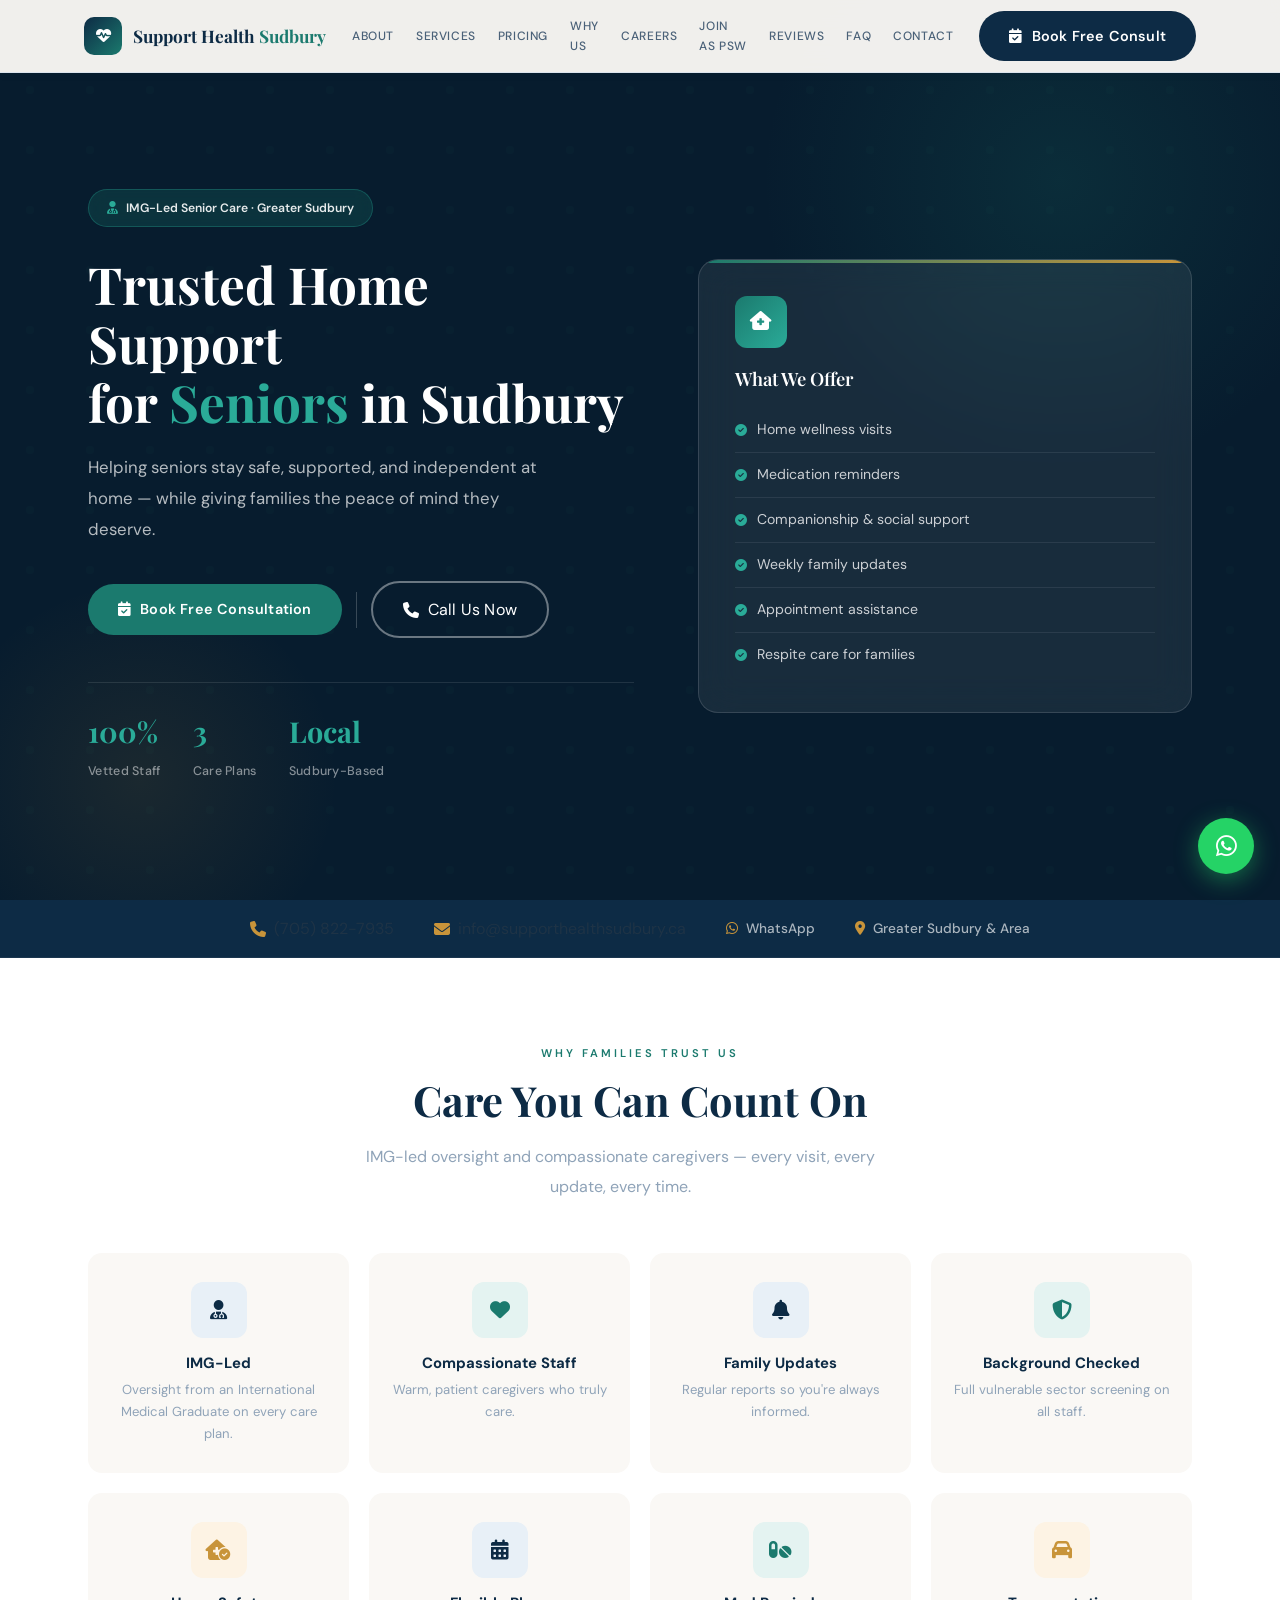
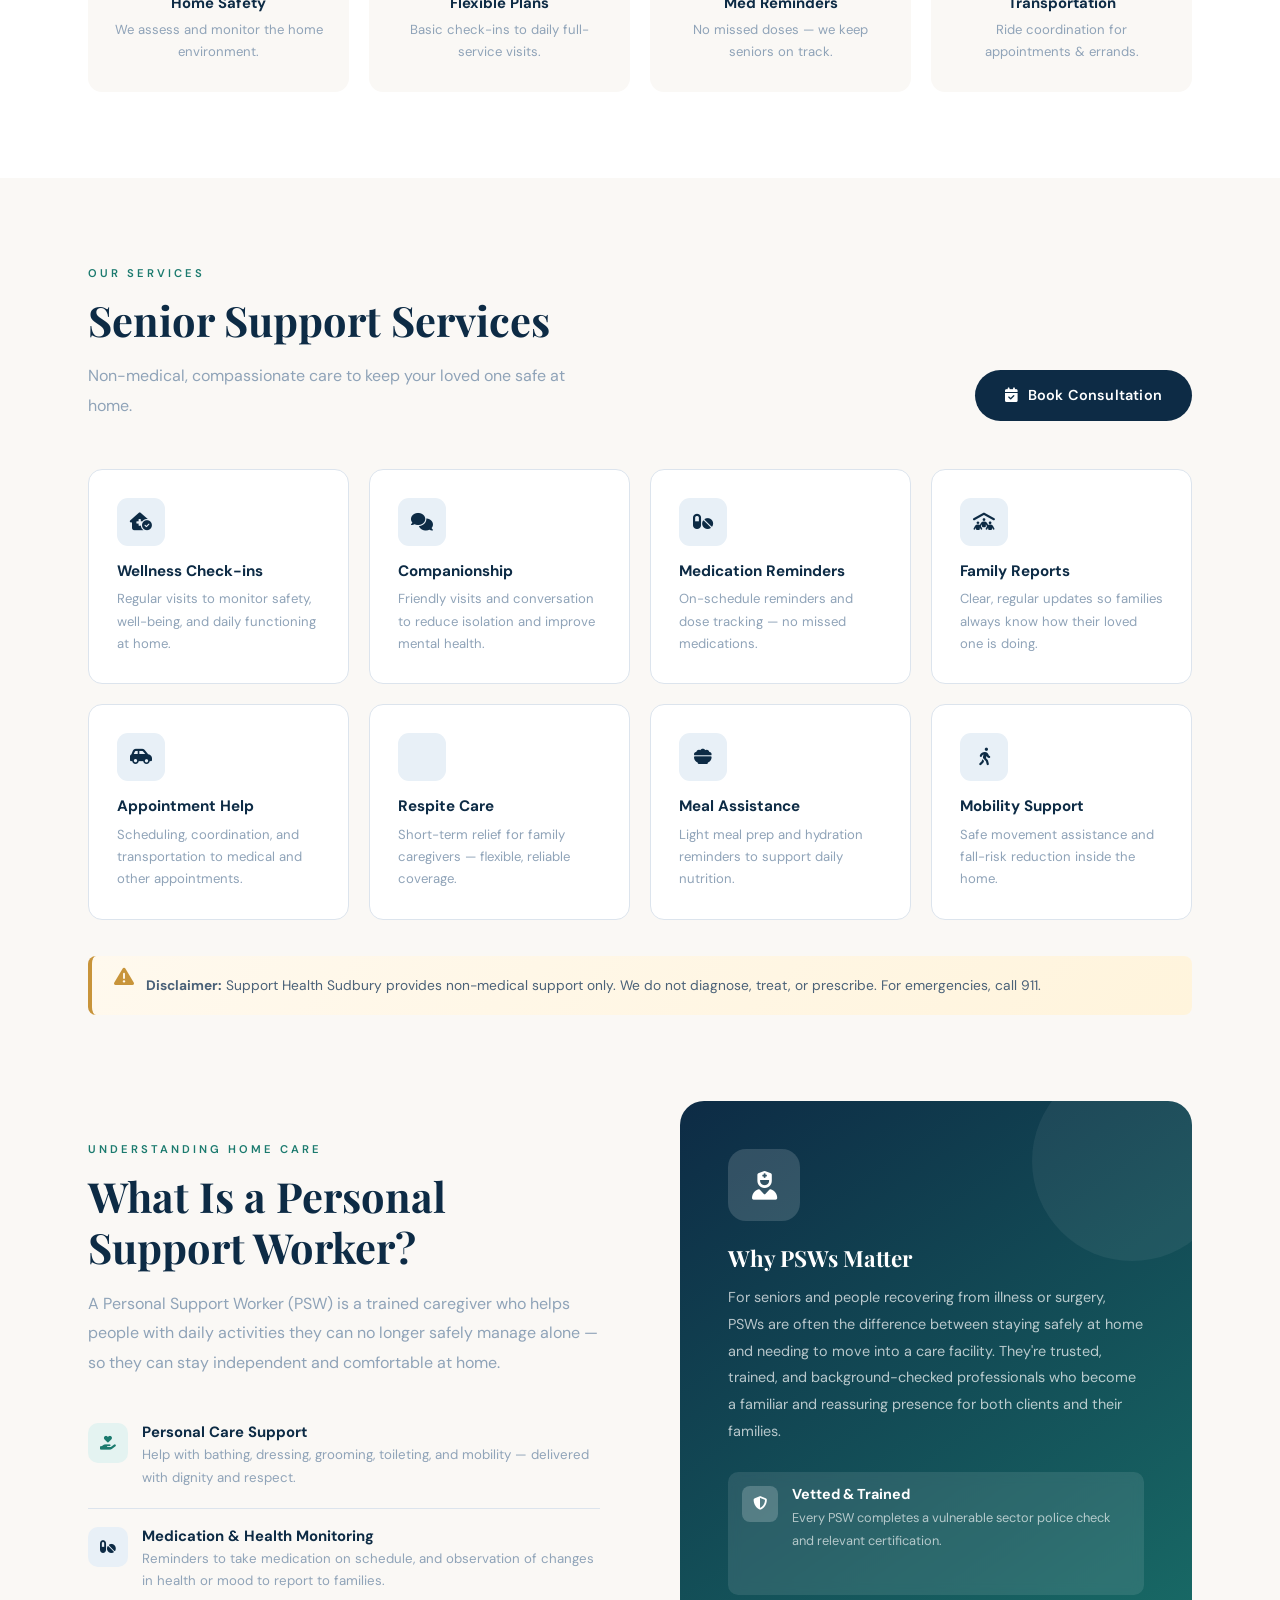
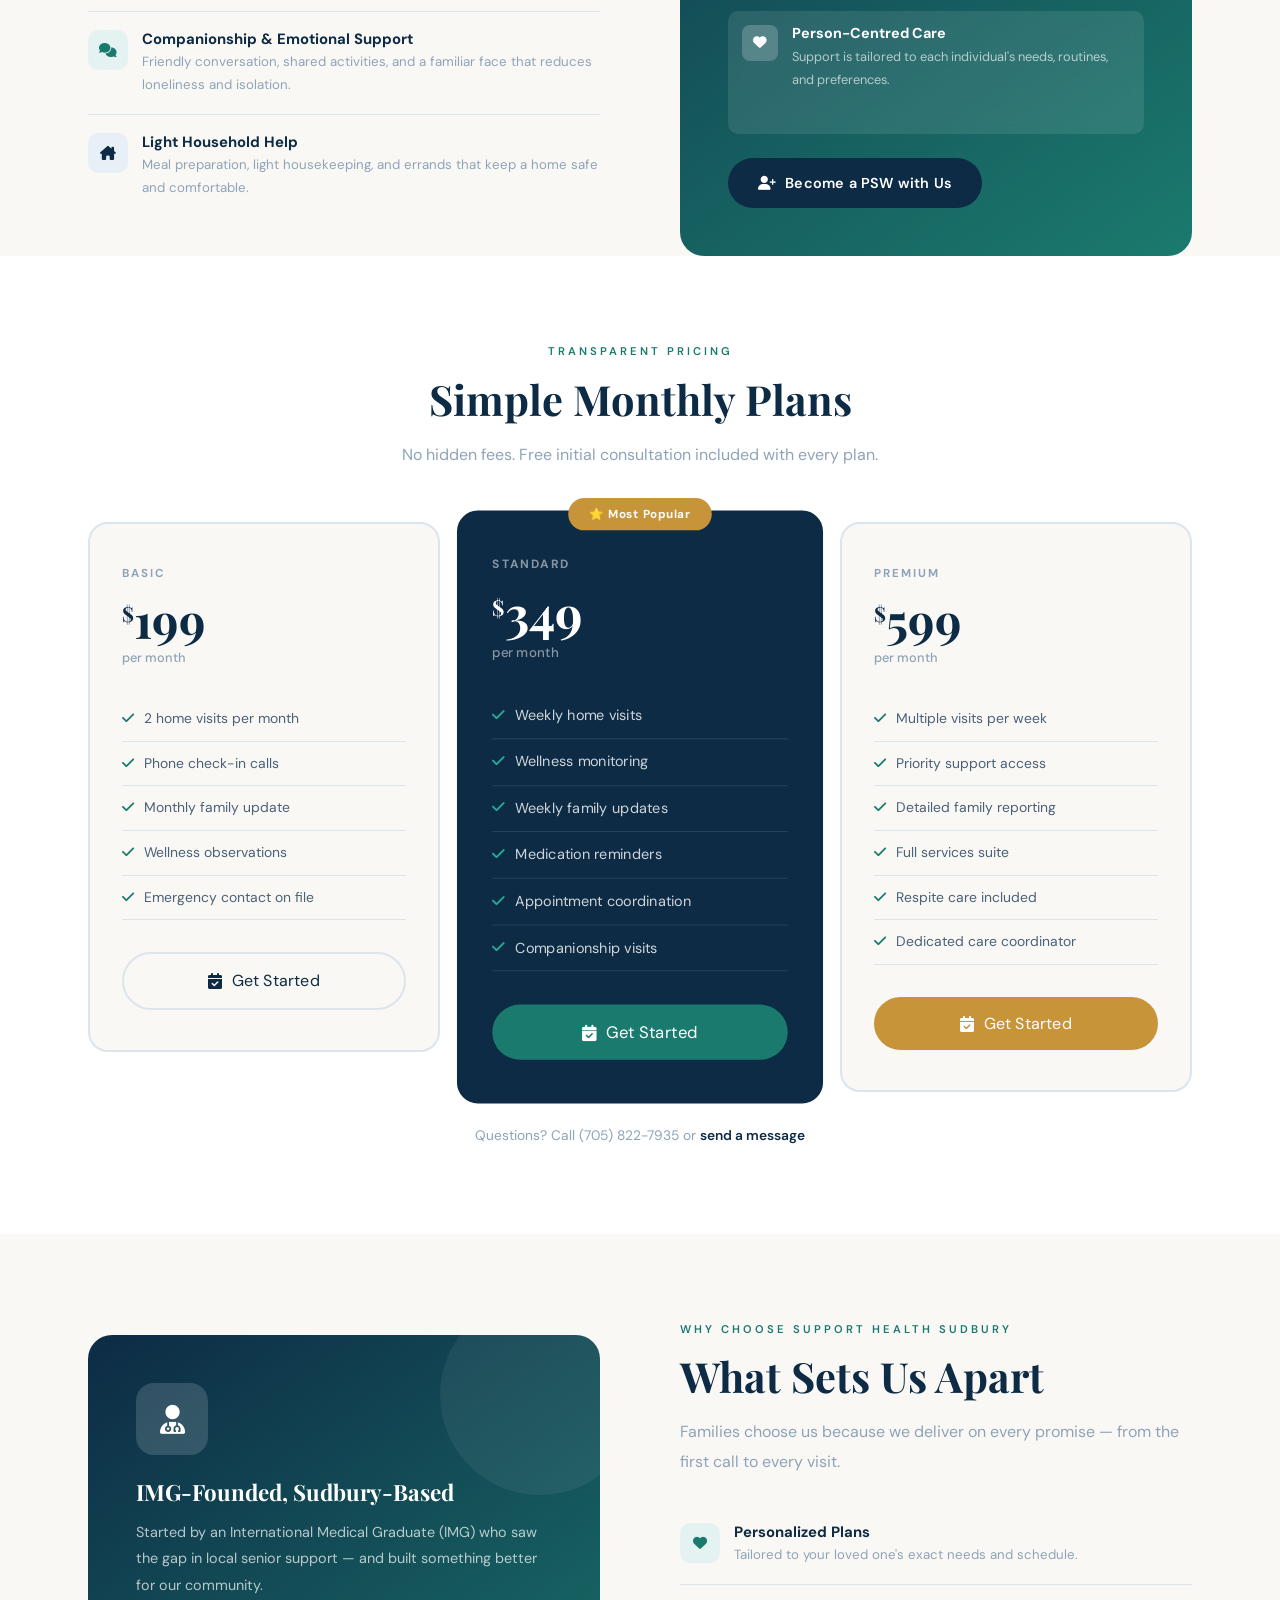
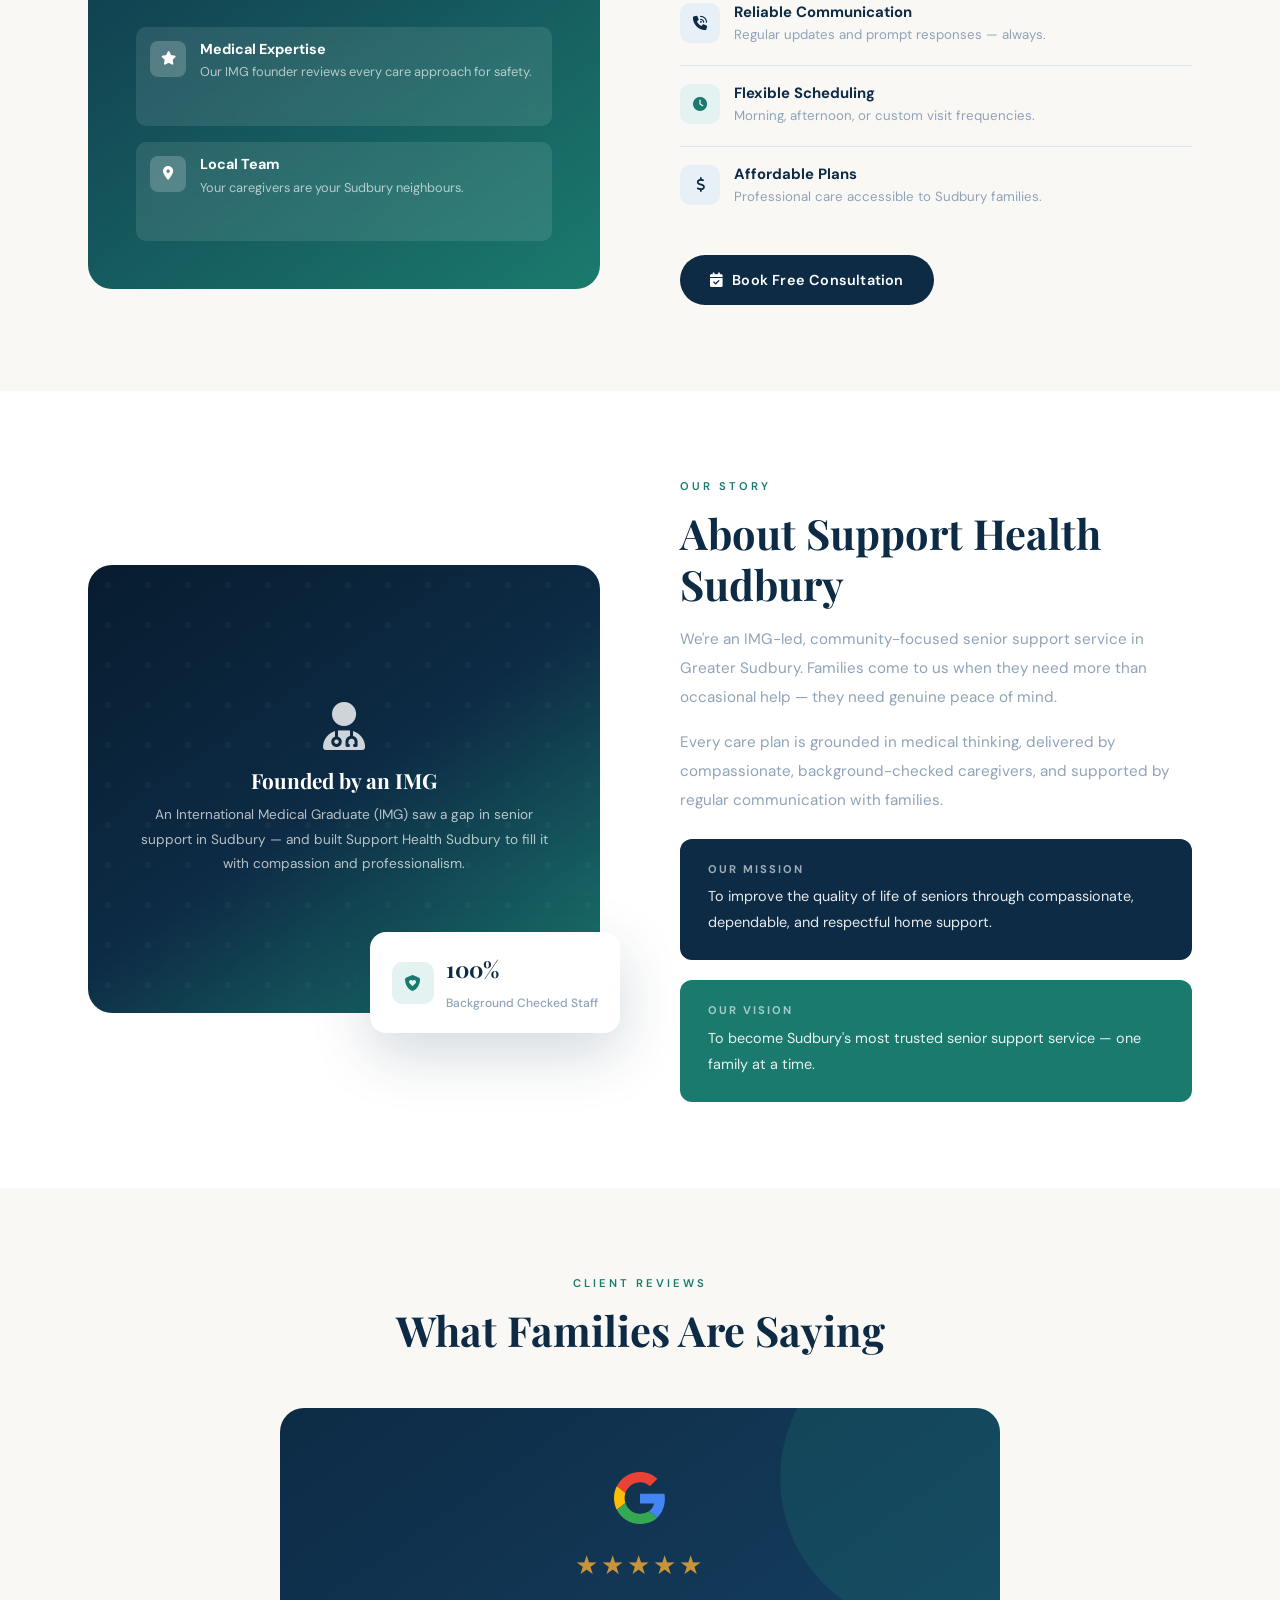
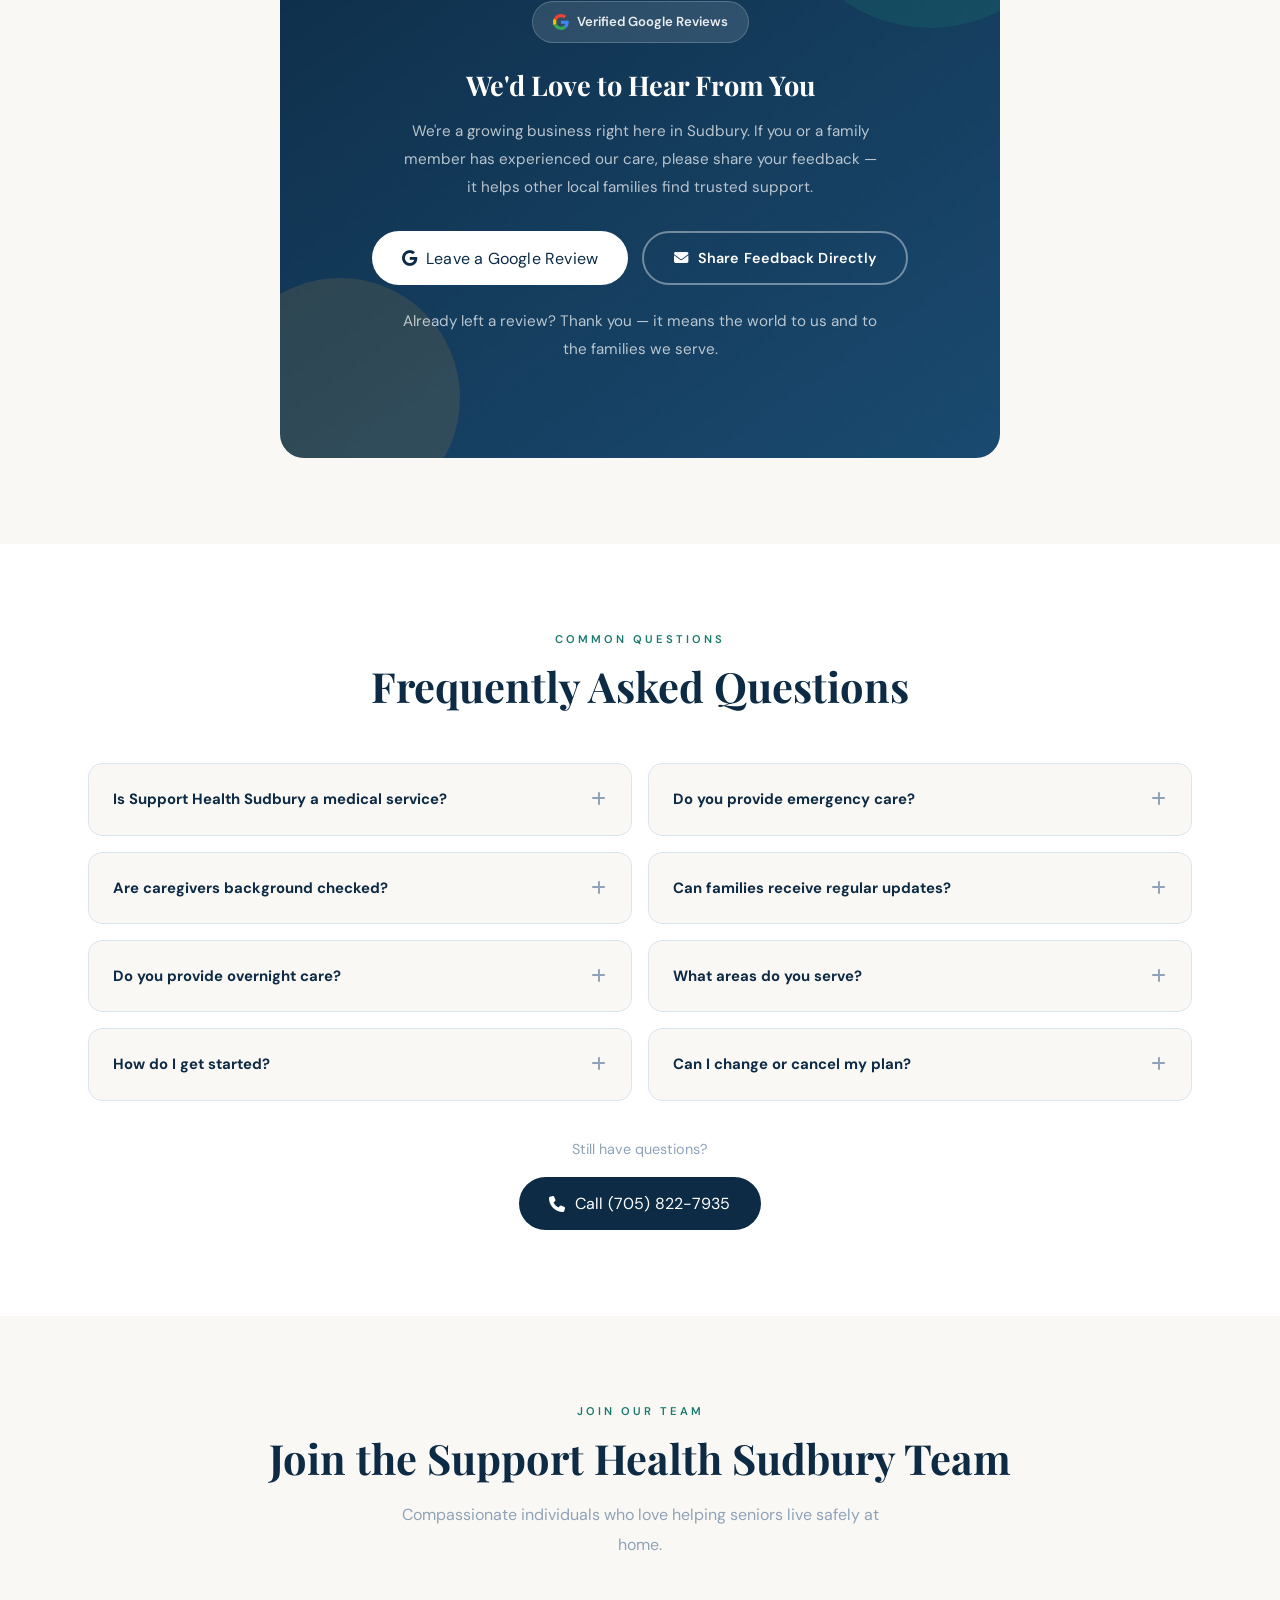
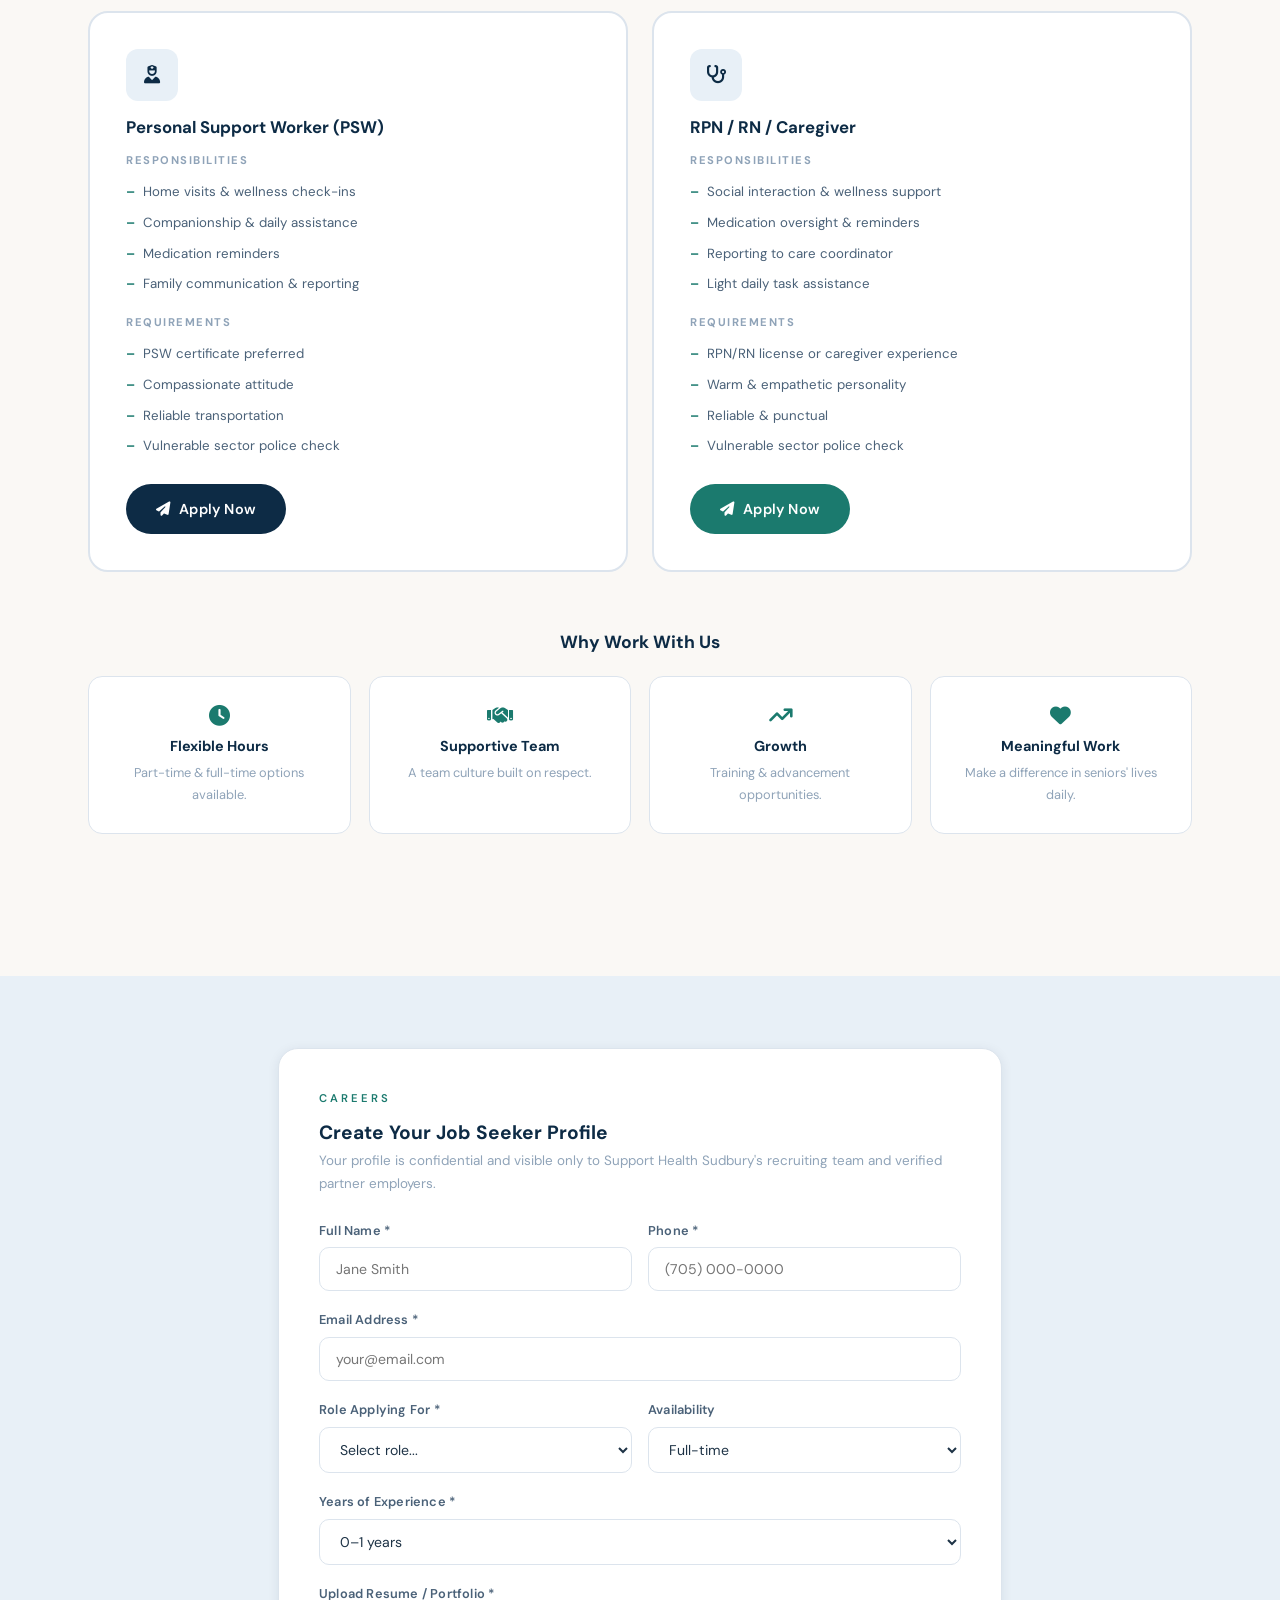
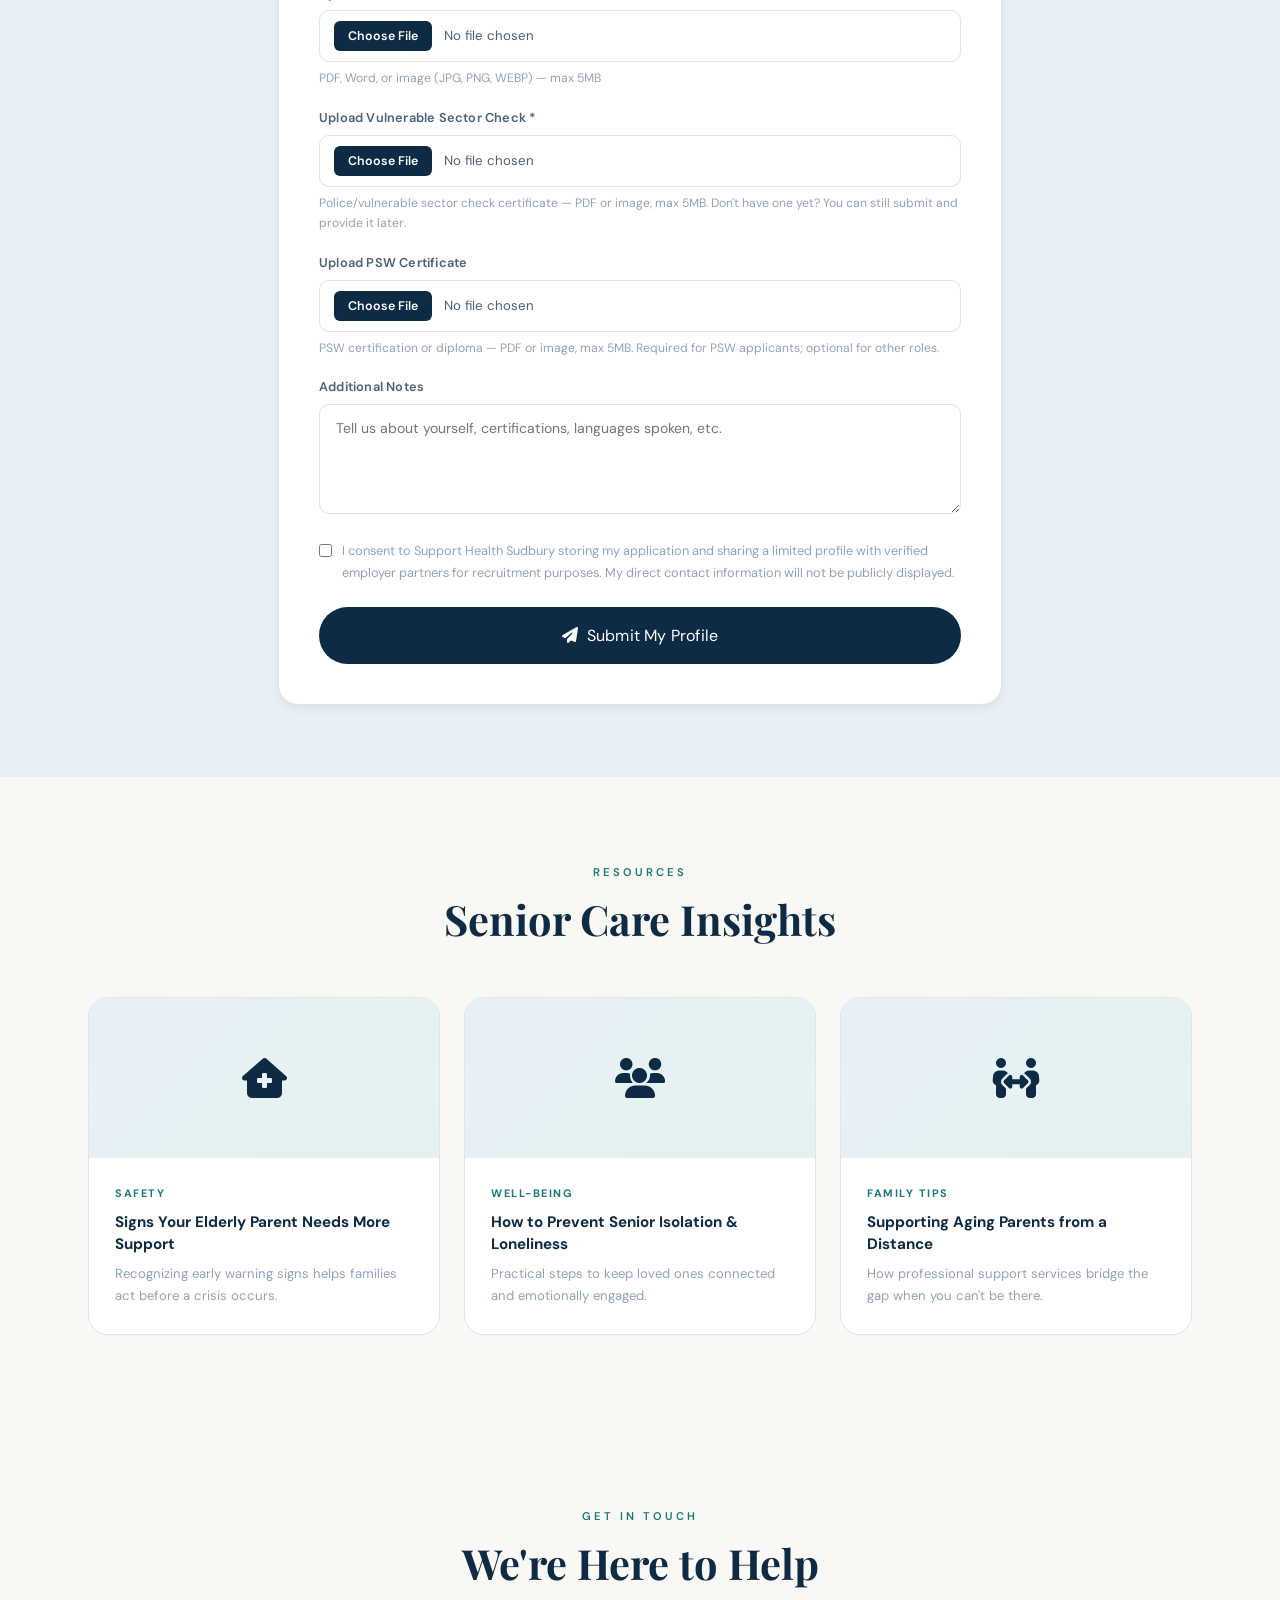
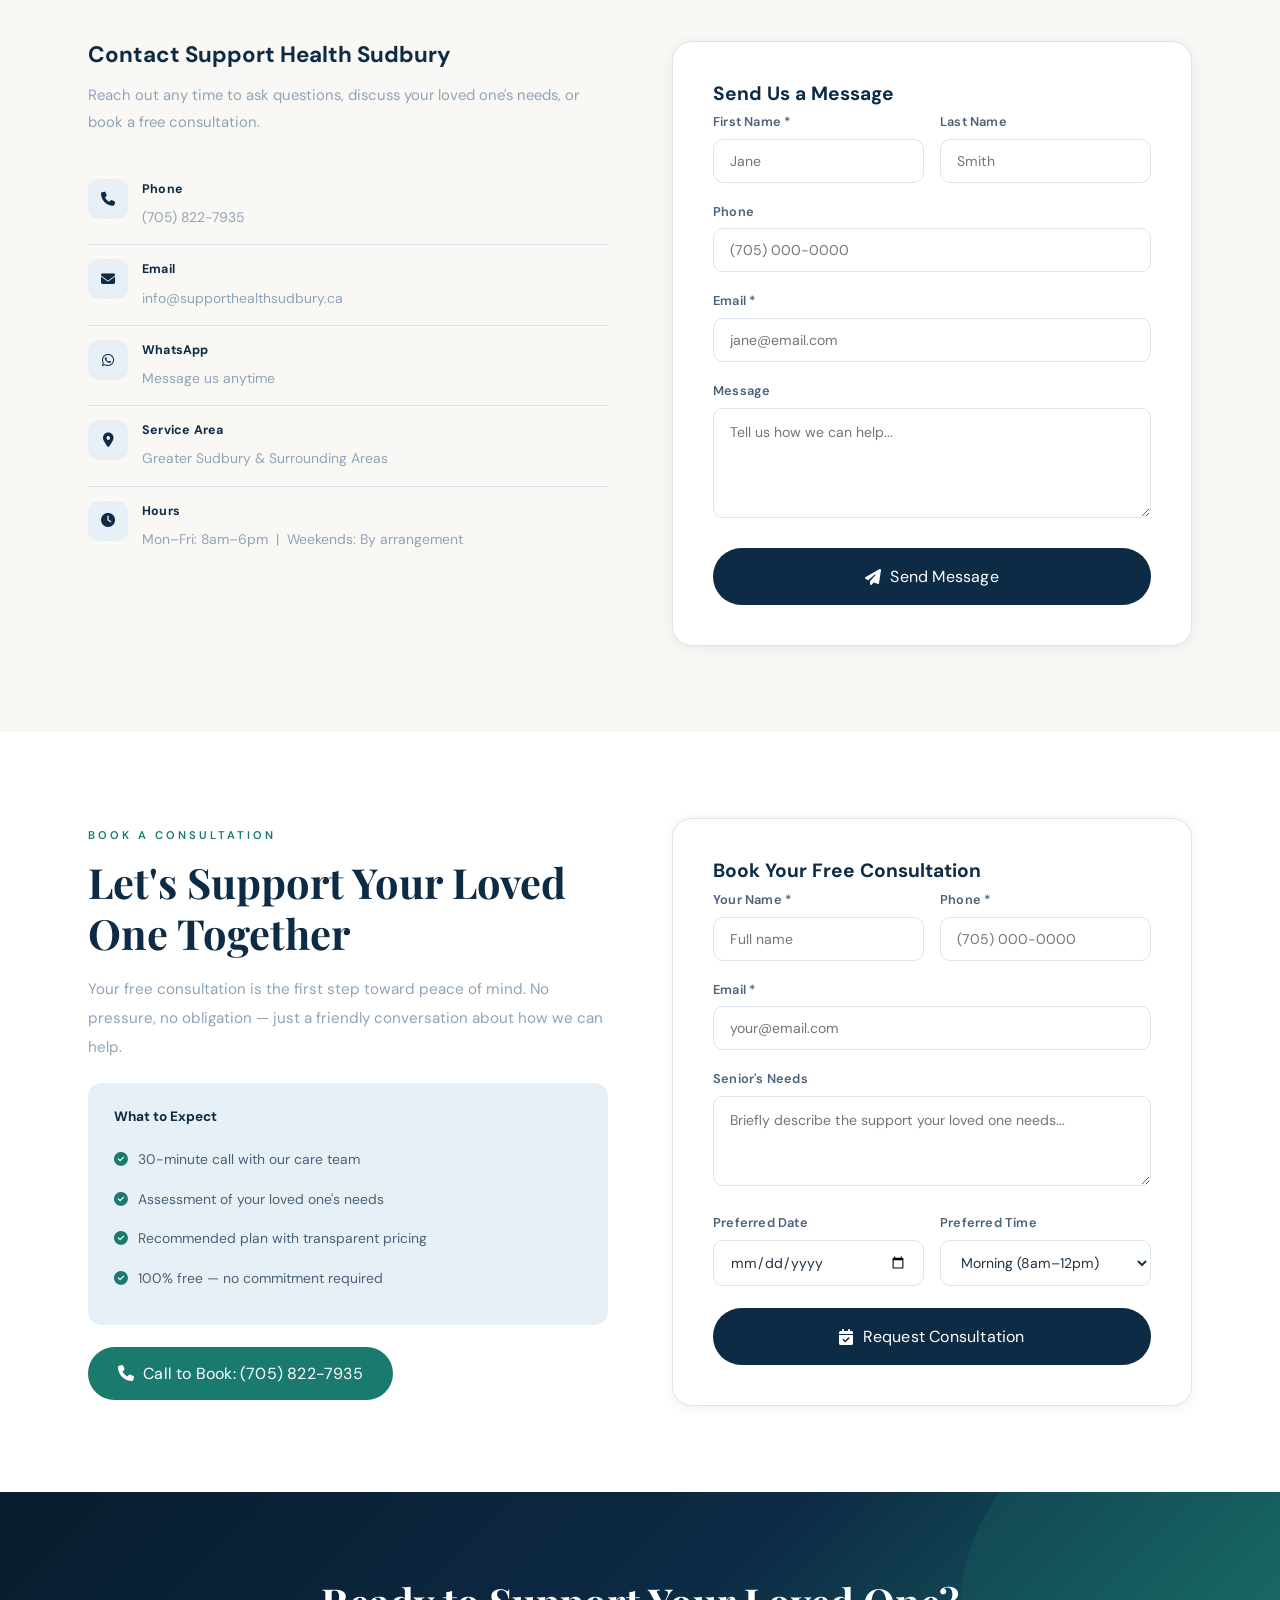
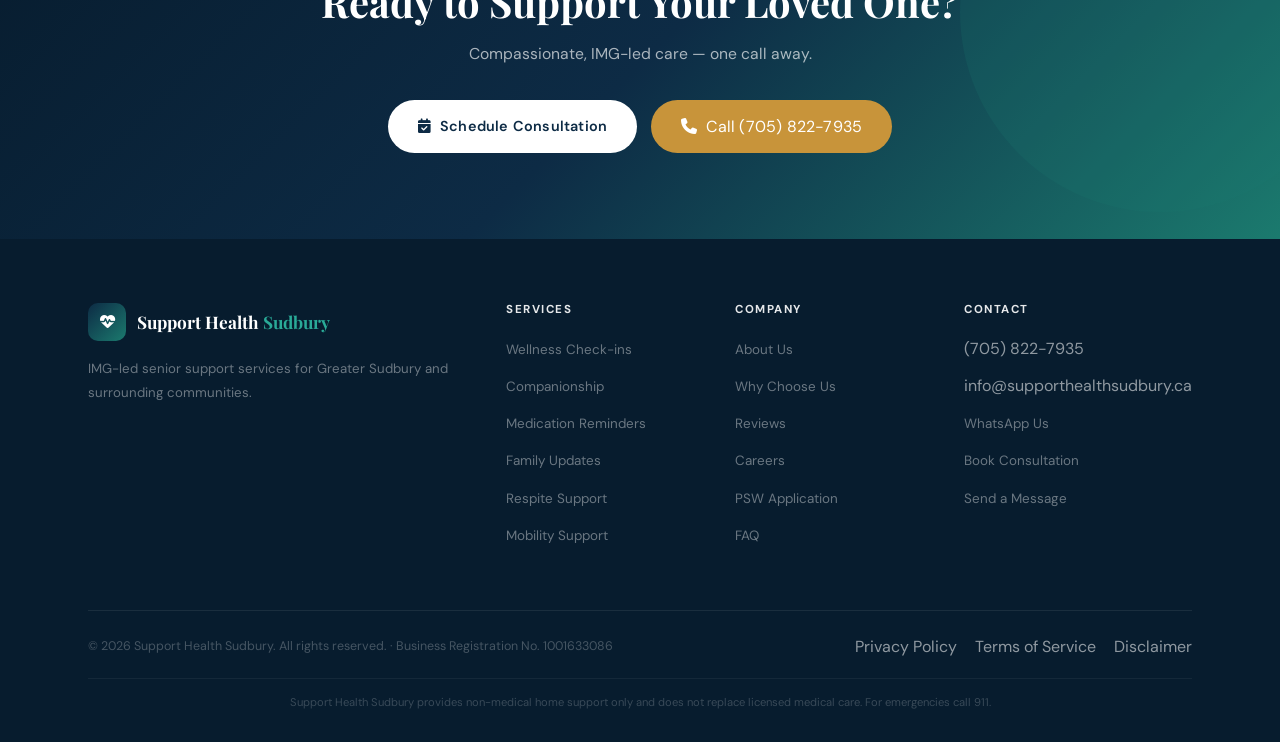
<file: index.html>
<!DOCTYPE html>
<html lang="en">
<head>
<meta charset="UTF-8"/>
<meta name="viewport" content="width=device-width,initial-scale=1.0"/>
<title>Support Health Sudbury | IMG-Led Senior Home Support</title>
<meta name="description" content="IMG-led senior home support in Greater Sudbury. Wellness visits, companionship, medication reminders, respite support, and more."/>
<link rel="preconnect" href="https://fonts.googleapis.com"/>
<link href="https://fonts.googleapis.com/css2?family=Playfair+Display:wght@400;600;700;800&family=DM+Sans:wght@300;400;500;600;700&display=swap" rel="stylesheet"/>
<link rel="stylesheet" href="https://cdnjs.cloudflare.com/ajax/libs/font-awesome/6.5.0/css/all.min.css"/>
<style>
/* ═══════════════════ VARIABLES ═══════════════════ */
:root{
  --navy:#0d2b45;
  --navy-dk:#071c2e;
  --navy-lt:#e8f0f7;
  --teal:#1b7a6e;
  --teal-lt:#e4f3f1;
  --teal-md:#2aab98;
  --gold:#c8943a;
  --gold-lt:#fdf3e4;
  --cream:#faf8f5;
  --white:#ffffff;
  --g100:#f0f4f8;
  --g200:#dce4ed;
  --g400:#8fa3b8;
  --g600:#4a6178;
  --g800:#1e3346;
  --shadow-sm:0 2px 12px rgba(13,43,69,.08);
  --shadow-md:0 8px 32px rgba(13,43,69,.12);
  --shadow-lg:0 20px 60px rgba(13,43,69,.18);
  --r:14px;
  --r-sm:8px;
}
*,*::before,*::after{box-sizing:border-box;margin:0;padding:0}
html{scroll-behavior:smooth}
body{font-family:'DM Sans',sans-serif;color:var(--g800);background:var(--cream);line-height:1.7;overflow-x:hidden}
h1,h2,h3,h4,h5{font-family:'Playfair Display',serif;line-height:1.22}
a{text-decoration:none;color:inherit}

/* ═══════════════════ UTILITIES ═══════════════════ */
.container{max-width:1160px;margin:0 auto;padding:0 28px}
.container-sm{max-width:780px;margin:0 auto;padding:0 28px}
section{scroll-margin-top:72px}
.lbl{font-family:'DM Sans',sans-serif;font-weight:600;font-size:.7rem;text-transform:uppercase;letter-spacing:3px;color:var(--teal);margin-bottom:12px;display:block}
.stitle{font-size:clamp(1.8rem,4vw,2.6rem);font-weight:700;margin-bottom:16px;color:var(--navy)}
.ssub{font-size:1rem;color:var(--g400);line-height:1.85;max-width:520px}
.text-center{text-align:center}
.text-center .ssub{margin-left:auto;margin-right:auto}

/* ═══════════════════ BUTTONS ═══════════════════ */
.btn{display:inline-flex;align-items:center;gap:9px;padding:13px 30px;border-radius:50px;font-family:'DM Sans',sans-serif;font-weight:600;font-size:.9rem;cursor:pointer;border:none;transition:all .28s cubic-bezier(.34,1.56,.64,1);letter-spacing:.2px;white-space:nowrap}
button.btn{font:inherit;font-family:'DM Sans',sans-serif}
.link-btn{cursor:pointer;display:inline-flex;align-items:center;gap:8px}
.link-btn:hover{text-decoration:underline}
a[onclick]{cursor:pointer}
.btn-navy{background:var(--navy);color:#fff}
.btn-navy:hover{background:var(--navy-dk);transform:translateY(-2px);box-shadow:0 10px 28px rgba(13,43,69,.35)}
.btn-teal{background:var(--teal);color:#fff}
.btn-teal:hover{background:#155f55;transform:translateY(-2px);box-shadow:0 10px 28px rgba(27,122,110,.35)}
.btn-gold{background:var(--gold);color:#fff}
.btn-gold:hover{background:#a87830;transform:translateY(-2px);box-shadow:0 10px 28px rgba(200,148,58,.4)}
.btn-outline{background:transparent;color:var(--navy);border:2px solid var(--g200)}
.btn-outline:hover{border-color:var(--navy);background:var(--navy);color:#fff;transform:translateY(-2px)}
.btn-outline-white{background:transparent;color:#fff;border:2px solid rgba(255,255,255,.4)}
.btn-outline-white:hover{background:#fff;color:var(--navy);transform:translateY(-2px)}
.btn-white{background:#fff;color:var(--navy)}
.btn-white:hover{background:var(--cream);transform:translateY(-2px);box-shadow:var(--shadow-md)}
.btn-sm{padding:10px 22px;font-size:.82rem}

/* ═══════════════════ NAV ═══════════════════ */
nav{position:fixed;top:0;left:0;right:0;z-index:1000;background:rgba(250,248,245,.96);backdrop-filter:blur(14px);border-bottom:1px solid var(--g200);transition:box-shadow .3s}
.nav-inner{display:flex;align-items:center;justify-content:space-between;height:72px;max-width:1160px;margin:0 auto;padding:0 24px;gap:16px}
.logo{display:flex;align-items:center;gap:11px;flex-shrink:0}
.logo-mark{width:38px;height:38px;background:linear-gradient(135deg,var(--navy),var(--teal));border-radius:10px;display:flex;align-items:center;justify-content:center;color:#fff;font-size:.95rem}
.logo-text{font-family:'Playfair Display',serif;font-weight:700;font-size:1.08rem;color:var(--navy)}
.logo-text span{color:var(--teal)}
.nav-links{display:flex;align-items:center;gap:2px;flex:1;justify-content:center}
.nav-links a{font-family:'DM Sans',sans-serif;font-weight:500;font-size:.75rem;color:var(--g600);padding:7px 10px;border-radius:8px;transition:all .2s;text-transform:uppercase;letter-spacing:.6px}
.nav-links a:hover{color:var(--navy);background:var(--navy-lt)}
.hamburger{display:none;background:none;border:none;cursor:pointer;padding:8px;flex-shrink:0}
.hamburger span{display:block;width:22px;height:2px;background:var(--g600);margin:5px 0;border-radius:2px;transition:all .3s}
.mob{display:none;position:fixed;top:72px;left:0;right:0;bottom:0;background:var(--cream);z-index:999;padding:28px;overflow-y:auto}
.mob.open{display:block}
.mob a{display:block;font-family:'DM Sans',sans-serif;font-weight:600;font-size:1rem;color:var(--g600);padding:14px 0;border-bottom:1px solid var(--g200)}
.mob a:hover{color:var(--navy)}
.mob .btn{margin-top:16px;width:100%;justify-content:center}

/* ═══════════════════ ANIMATIONS ═══════════════════ */
.fu{opacity:0;transform:translateY(28px);transition:opacity .6s ease,transform .6s ease}
.fu.vis{opacity:1;transform:translateY(0)}

/* ═══════════════════ HERO ═══════════════════ */
#home{min-height:100vh;background:var(--navy-dk);display:flex;align-items:center;padding-top:72px;position:relative;overflow:hidden}
.hero-bg{position:absolute;inset:0;background:url("data:image/svg+xml,%3Csvg width='60' height='60' viewBox='0 0 60 60' xmlns='http://www.w3.org/2000/svg'%3E%3Cg fill='none' fill-rule='evenodd'%3E%3Cg fill='%231b7a6e' fill-opacity='0.04'%3E%3Ccircle cx='30' cy='30' r='4'/%3E%3C/g%3E%3C/g%3E%3C/svg%3E")}
.hero-glow{position:absolute;top:-120px;right:-80px;width:600px;height:600px;border-radius:50%;background:radial-gradient(circle,rgba(27,122,110,.18) 0%,transparent 70%);pointer-events:none}
.hero-glow2{position:absolute;bottom:-80px;left:-60px;width:400px;height:400px;border-radius:50%;background:radial-gradient(circle,rgba(200,148,58,.1) 0%,transparent 70%);pointer-events:none}
.hero-grid{display:grid;grid-template-columns:1.05fr 0.95fr;gap:64px;align-items:center;padding:80px 0;position:relative;z-index:1}
.hero-txt{color:#fff}
.hero-badge{display:inline-flex;align-items:center;gap:8px;background:rgba(27,122,110,.25);border:1px solid rgba(42,171,152,.3);border-radius:50px;padding:8px 18px;font-size:.76rem;font-weight:600;color:rgba(255,255,255,.9);margin-bottom:28px;backdrop-filter:blur(8px)}
.hero-badge i{color:var(--teal-md)}
.hero-txt h1{font-size:clamp(2rem,4.8vw,3.2rem);font-weight:700;color:#fff;margin-bottom:20px;line-height:1.15}
.hero-txt h1 em{color:var(--teal-md);font-style:normal}
.hero-txt p{font-size:1.05rem;color:rgba(255,255,255,.7);margin-bottom:36px;line-height:1.85;max-width:460px}
.hero-btns{display:flex;align-items:center;gap:14px;flex-wrap:wrap;margin-bottom:44px}
.hero-divider{width:1px;height:36px;background:rgba(255,255,255,.2)}
.hero-stats{display:flex;gap:32px;padding-top:24px;border-top:1px solid rgba(255,255,255,.1);flex-wrap:wrap}
.hero-stat strong{display:block;font-family:'Playfair Display',serif;font-size:1.8rem;font-weight:700;color:var(--teal-md)}
.hero-stat span{font-size:.78rem;color:rgba(255,255,255,.5);font-weight:500;letter-spacing:.3px}

/* Hero Card */
.hero-card{background:rgba(255,255,255,.07);backdrop-filter:blur(18px);border:1px solid rgba(255,255,255,.13);border-radius:20px;padding:36px;position:relative;overflow:hidden}
.hero-card::before{content:'';position:absolute;top:0;left:0;right:0;height:3px;background:linear-gradient(90deg,var(--teal),var(--gold))}
.hero-card-icon{width:52px;height:52px;background:linear-gradient(135deg,var(--teal),var(--teal-md));border-radius:12px;display:flex;align-items:center;justify-content:center;color:#fff;font-size:1.2rem;margin-bottom:20px}
.hero-card h3{font-size:1.15rem;color:#fff;margin-bottom:18px;font-weight:600}
.hero-card ul{list-style:none}
.hero-card li{padding:10px 0;border-bottom:1px solid rgba(255,255,255,.08);font-size:.88rem;color:rgba(255,255,255,.78);display:flex;align-items:center;gap:10px}
.hero-card li:last-child{border:none}
.hero-card li i{color:var(--teal-md);font-size:.75rem}

/* ═══════════════════ CONTACT STRIP ═══════════════════ */
.cstrip{background:var(--navy);padding:15px 0;border-bottom:1px solid rgba(255,255,255,.06)}
.cstrip-in{display:flex;align-items:center;justify-content:center;gap:40px;flex-wrap:wrap}
.cstrip a{color:rgba(255,255,255,.65);font-size:.85rem;font-weight:500;display:flex;align-items:center;gap:8px;transition:color .2s}
.cstrip a:hover{color:#fff}
.cstrip i{color:var(--gold)}

/* ═══════════════════ TRUST SECTION ═══════════════════ */
#trust{padding:86px 0;background:#fff}
.trust-header{text-align:center;max-width:560px;margin:0 auto 52px}
.tgrid{display:grid;grid-template-columns:repeat(4,1fr);gap:20px}
.tcard{background:var(--cream);border-radius:var(--r);padding:28px 20px;text-align:center;transition:all .3s;border:1.5px solid transparent;cursor:default}
.tcard:hover{border-color:var(--g200);background:#fff;transform:translateY(-4px);box-shadow:var(--shadow-md)}
.tico{width:56px;height:56px;border-radius:12px;display:flex;align-items:center;justify-content:center;font-size:1.25rem;margin:0 auto 16px}
.tico.navy{background:var(--navy-lt);color:var(--navy)}
.tico.teal{background:var(--teal-lt);color:var(--teal)}
.tico.gold{background:var(--gold-lt);color:var(--gold)}
.tcard h4{font-family:'DM Sans',sans-serif;font-size:.93rem;font-weight:700;margin-bottom:7px;color:var(--navy)}
.tcard p{font-size:.82rem;color:var(--g400);line-height:1.65}

/* ═══════════════════ SERVICES ═══════════════════ */
#services{padding:86px 0;background:var(--cream)}
.svcs-hdr{display:flex;justify-content:space-between;align-items:flex-end;margin-bottom:48px;flex-wrap:wrap;gap:20px}
.sgrid{display:grid;grid-template-columns:repeat(4,1fr);gap:20px}
.scard{border-radius:var(--r);padding:28px;background:#fff;border:1.5px solid var(--g200);transition:all .3s;position:relative;overflow:hidden}
.scard::after{content:'';position:absolute;bottom:0;left:0;right:0;height:3px;background:linear-gradient(90deg,var(--teal),var(--teal-md));transform:scaleX(0);transform-origin:left;transition:transform .35s}
.scard:hover::after{transform:scaleX(1)}
.scard:hover{box-shadow:var(--shadow-md);transform:translateY(-4px);border-color:transparent}
.sico{width:48px;height:48px;background:var(--navy-lt);color:var(--navy);border-radius:11px;display:flex;align-items:center;justify-content:center;font-size:1.1rem;margin-bottom:16px}
.scard h3{font-family:'DM Sans',sans-serif;font-size:.95rem;font-weight:700;margin-bottom:8px;color:var(--navy)}
.scard p{font-size:.82rem;color:var(--g400);line-height:1.7}
.disc{background:linear-gradient(135deg,#fff9ee,#fff4dc);border-left:4px solid var(--gold);border-radius:var(--r-sm);padding:18px 22px;margin-top:36px;display:flex;align-items:flex-start;gap:12px}
.disc i{color:var(--gold);margin-top:2px;flex-shrink:0}
.disc p{font-size:.86rem;color:var(--g600)}

/* ═══════════════════ PRICING ═══════════════════ */
#pricing{padding:86px 0;background:#fff}
.pgrid{display:grid;grid-template-columns:repeat(3,1fr);gap:24px;margin-top:52px;align-items:start}
.pcard{background:var(--cream);border-radius:20px;padding:40px 32px;border:2px solid var(--g200);transition:all .3s;position:relative}
.pcard.feat{background:var(--navy);border-color:var(--navy);transform:scale(1.04);z-index:1}
.pcard:hover:not(.feat){box-shadow:var(--shadow-lg);border-color:var(--g200)}
.pcard.feat:hover{box-shadow:var(--shadow-lg)}
.pop-badge{position:absolute;top:-14px;left:50%;transform:translateX(-50%);background:var(--gold);color:#fff;font-size:.7rem;font-weight:700;padding:6px 20px;border-radius:50px;white-space:nowrap;letter-spacing:.5px;font-family:'DM Sans',sans-serif}
.p-name{font-family:'DM Sans',sans-serif;font-size:.72rem;font-weight:700;color:var(--g400);text-transform:uppercase;letter-spacing:2px;margin-bottom:12px}
.pcard.feat .p-name{color:rgba(255,255,255,.5)}
.p-price{font-family:'Playfair Display',serif;font-size:3rem;font-weight:700;color:var(--navy);line-height:1;margin-bottom:4px}
.pcard.feat .p-price{color:#fff}
.p-price sup{font-size:1.3rem;vertical-align:super}
.p-mo{font-size:.8rem;color:var(--g400);margin-bottom:28px;font-weight:500}
.pcard.feat .p-mo{color:rgba(255,255,255,.5)}
.p-feats{list-style:none;margin-bottom:32px}
.p-feats li{padding:10px 0;border-bottom:1px solid var(--g200);font-size:.87rem;color:var(--g600);display:flex;align-items:center;gap:10px}
.pcard.feat .p-feats li{border-color:rgba(255,255,255,.1);color:rgba(255,255,255,.8)}
.p-feats li i{color:var(--teal)}
.pcard.feat .p-feats li i{color:var(--teal-md)}
.pcard .btn{width:100%;justify-content:center}
.pricing-note{text-align:center;margin-top:32px;font-size:.86rem;color:var(--g400)}
.pricing-note a{color:var(--navy);font-weight:600}

/* ═══════════════════ WHY US ═══════════════════ */
#why{padding:86px 0;background:var(--cream)}
.why-grid{display:grid;grid-template-columns:1fr 1fr;gap:80px;align-items:center}
.why-vis{background:linear-gradient(145deg,var(--navy),var(--teal));border-radius:24px;padding:48px;color:#fff;position:relative;overflow:hidden}
.why-vis::before{content:'';position:absolute;top:-40px;right:-40px;width:200px;height:200px;border-radius:50%;background:rgba(255,255,255,.06)}
.why-vis-icon{width:72px;height:72px;background:rgba(255,255,255,.15);border-radius:18px;display:flex;align-items:center;justify-content:center;color:#fff;font-size:1.8rem;margin-bottom:24px}
.why-vis h3{font-size:1.4rem;color:#fff;margin-bottom:12px}
.why-vis p{font-size:.9rem;color:rgba(255,255,255,.7);line-height:1.85;margin-bottom:28px}
.why-pts{display:flex;flex-direction:column;gap:16px}
.wpt{display:flex;align-items:flex-start;gap:14px;padding:14px;background:rgba(255,255,255,.1);border-radius:10px;backdrop-filter:blur(6px)}
.wpi{width:36px;height:36px;min-width:36px;border-radius:8px;background:rgba(255,255,255,.2);display:flex;align-items:center;justify-content:center;color:#fff;font-size:.85rem}
.wpt h4{font-family:'DM Sans',sans-serif;font-size:.9rem;font-weight:700;color:#fff;margin-bottom:2px}
.wpt p{font-size:.8rem;color:rgba(255,255,255,.65)}
.why-list{margin-top:28px;display:flex;flex-direction:column;gap:0}
.wlt{display:flex;align-items:flex-start;gap:14px;padding:18px 0;border-bottom:1px solid var(--g200)}
.wlt:last-child{border:none}
.wlt-ico{width:40px;height:40px;min-width:40px;border-radius:10px;display:flex;align-items:center;justify-content:center;font-size:.88rem}
.wlt-ico.teal{background:var(--teal-lt);color:var(--teal)}
.wlt-ico.navy{background:var(--navy-lt);color:var(--navy)}
.wlt h4{font-family:'DM Sans',sans-serif;font-size:.93rem;font-weight:700;color:var(--navy);margin-bottom:3px}
.wlt p{font-size:.83rem;color:var(--g400)}

/* ═══════════════════ ABOUT ═══════════════════ */
#about{padding:86px 0;background:#fff}
.abt-grid{display:grid;grid-template-columns:1fr 1fr;gap:80px;align-items:center}
.abt-visual{position:relative}
.abt-vis-main{background:linear-gradient(145deg,var(--navy-dk),var(--navy),var(--teal));border-radius:24px;aspect-ratio:4/3.5;display:flex;flex-direction:column;align-items:center;justify-content:center;color:#fff;text-align:center;padding:40px;position:relative;overflow:hidden}
.abt-vis-main::before{content:'';position:absolute;inset:0;background:url("data:image/svg+xml,%3Csvg width='40' height='40' viewBox='0 0 40 40' xmlns='http://www.w3.org/2000/svg'%3E%3Cg fill='none' fill-rule='evenodd'%3E%3Cg fill='%23ffffff' fill-opacity='0.03'%3E%3Ccircle cx='20' cy='20' r='3'/%3E%3C/g%3E%3C/g%3E%3C/svg%3E")}
.abt-vis-main i{font-size:3rem;opacity:.8;margin-bottom:18px;position:relative;z-index:1}
.abt-vis-main h3{font-size:1.3rem;color:#fff;margin-bottom:10px;position:relative;z-index:1}
.abt-vis-main p{font-size:.85rem;color:rgba(255,255,255,.7);line-height:1.8;position:relative;z-index:1}
.abt-float{position:absolute;bottom:-20px;right:-20px;background:#fff;border-radius:16px;padding:18px 22px;box-shadow:var(--shadow-lg);display:flex;align-items:center;gap:12px}
.abt-float-ico{width:42px;height:42px;background:var(--teal-lt);border-radius:10px;display:flex;align-items:center;justify-content:center;color:var(--teal);font-size:1rem}
.abt-float strong{display:block;font-family:'Playfair Display',serif;font-size:1.4rem;color:var(--navy)}
.abt-float span{font-size:.75rem;color:var(--g400);font-weight:500}
.mbox{border-radius:12px;padding:24px 28px;color:#fff;margin-top:20px}
.mbox.navy{background:var(--navy)}
.mbox.teal{background:var(--teal)}
.mbox h4{font-family:'DM Sans',sans-serif;font-size:.7rem;text-transform:uppercase;letter-spacing:2px;opacity:.6;margin-bottom:8px}
.mbox p{font-size:.9rem;line-height:1.8;opacity:.9}

/* ═══════════════════ REVIEWS ═══════════════════ */
#reviews{padding:86px 0;background:var(--cream)}
.rev-box{background:linear-gradient(145deg,var(--navy),#1a4a70);border-radius:24px;padding:64px 48px;text-align:center;max-width:720px;margin:0 auto;position:relative;overflow:hidden;color:#fff}
.rev-box::before{content:'';position:absolute;top:-80px;right:-80px;width:300px;height:300px;border-radius:50%;background:rgba(27,122,110,.25)}
.rev-box::after{content:'';position:absolute;bottom:-60px;left:-60px;width:240px;height:240px;border-radius:50%;background:rgba(200,148,58,.15)}
.g-logo{margin:0 auto 20px;width:52px;height:52px;position:relative;z-index:1}
.rev-stars{font-size:1.6rem;color:var(--gold);margin-bottom:14px;letter-spacing:3px;position:relative;z-index:1}
.gbadge{display:inline-flex;align-items:center;gap:8px;background:rgba(255,255,255,.12);border:1px solid rgba(255,255,255,.2);border-radius:50px;padding:9px 20px;font-size:.82rem;font-weight:600;color:rgba(255,255,255,.9);margin-bottom:26px;position:relative;z-index:1;backdrop-filter:blur(8px)}
.rev-box h3{font-size:1.7rem;font-weight:700;color:#fff;margin-bottom:14px;position:relative;z-index:1}
.rev-box > p{font-size:.95rem;color:rgba(255,255,255,.7);line-height:1.85;margin-bottom:30px;max-width:480px;margin-left:auto;margin-right:auto;position:relative;z-index:1}
.rev-btns{display:flex;gap:14px;justify-content:center;flex-wrap:wrap;position:relative;z-index:1}
.rev-note{font-size:.78rem;color:rgba(255,255,255,.45);margin-top:22px;position:relative;z-index:1}

/* ═══════════════════ FAQ ═══════════════════ */
#faq{padding:86px 0;background:#fff}
.faq-grid{display:grid;grid-template-columns:1fr 1fr;gap:16px;margin-top:52px}
.fi{background:var(--cream);border-radius:var(--r);padding:24px;border:1.5px solid var(--g200);cursor:pointer;transition:all .3s}
.fi:hover{box-shadow:var(--shadow-sm)}
.fi.open{border-color:var(--navy);background:#fff}
.fi-q{display:flex;justify-content:space-between;align-items:flex-start;gap:12px}
.fi-q h4{font-family:'DM Sans',sans-serif;font-size:.93rem;font-weight:700;line-height:1.5;color:var(--navy)}
.fi-q i{color:var(--g400);transition:transform .3s;min-width:16px;margin-top:3px}
.fi.open .fi-q i{transform:rotate(45deg);color:var(--navy)}
.fi-a{display:none;margin-top:13px;font-size:.86rem;color:var(--g400);line-height:1.85;padding-top:13px;border-top:1px solid var(--g200)}
.fi.open .fi-a{display:block}

/* ═══════════════════ CAREERS ═══════════════════ */
#careers{padding:86px 0;background:var(--cream)}
.pos-grid{display:grid;grid-template-columns:1fr 1fr;gap:24px;margin-bottom:60px}
.pos-card{border:2px solid var(--g200);border-radius:20px;padding:36px;transition:all .3s;background:#fff}
.pos-card:hover{border-color:var(--navy);box-shadow:var(--shadow-md)}
.pos-ico{width:52px;height:52px;background:var(--navy-lt);color:var(--navy);border-radius:12px;display:flex;align-items:center;justify-content:center;font-size:1.15rem;margin-bottom:16px}
.pos-card h3{font-family:'DM Sans',sans-serif;font-size:1.05rem;font-weight:700;margin-bottom:14px;color:var(--navy)}
.pos-card h5{font-family:'DM Sans',sans-serif;font-size:.7rem;text-transform:uppercase;letter-spacing:1.5px;color:var(--g400);margin:16px 0 10px}
.pos-card ul{list-style:none}
.pos-card ul li{font-size:.83rem;color:var(--g600);padding:4px 0;display:flex;align-items:flex-start;gap:8px}
.pos-card ul li::before{content:'–';color:var(--teal);font-weight:700;flex-shrink:0}
.ben-grid{display:grid;grid-template-columns:repeat(4,1fr);gap:18px;margin-bottom:56px}
.ben-card{text-align:center;background:#fff;border-radius:var(--r);padding:28px 18px;border:1.5px solid var(--g200)}
.ben-card i{font-size:1.3rem;color:var(--teal);margin-bottom:13px;display:block}
.ben-card h4{font-family:'DM Sans',sans-serif;font-size:.9rem;font-weight:700;margin-bottom:6px;color:var(--navy)}
.ben-card p{font-size:.8rem;color:var(--g400)}

/* ═══════════════════ FORMS ═══════════════════ */
.fcard{background:#fff;border-radius:20px;padding:40px;box-shadow:var(--shadow-sm);border:1.5px solid var(--g200)}
.fcard h3{font-family:'DM Sans',sans-serif;font-size:1.2rem;font-weight:700;margin-bottom:6px;color:var(--navy)}
.fcard .form-intro{font-size:.84rem;color:var(--g400);margin-bottom:24px}
.fg{margin-bottom:18px}
.fg label{display:block;font-size:.8rem;font-weight:600;color:var(--g600);margin-bottom:6px;letter-spacing:.2px}
.fg input,.fg select,.fg textarea{width:100%;padding:12px 16px;border:1.5px solid var(--g200);border-radius:10px;font-family:'DM Sans',sans-serif;font-size:.88rem;color:var(--g800);transition:border-color .2s,box-shadow .2s;outline:none;background:#fff}
.fg input:focus,.fg select:focus,.fg textarea:focus{border-color:var(--navy);box-shadow:0 0 0 3px rgba(13,43,69,.08)}
.fg textarea{min-height:110px;resize:vertical;line-height:1.65}
.fg input[type=file]{padding:10px 14px;cursor:pointer;font-size:.83rem;color:var(--g600)}
.fg input[type=file]::-webkit-file-upload-button{background:var(--navy);color:#fff;border:none;border-radius:6px;padding:7px 14px;font-family:'DM Sans',sans-serif;font-weight:600;font-size:.78rem;margin-right:12px;cursor:pointer;transition:background .2s}
.fg input[type=file]::-webkit-file-upload-button:hover{background:var(--navy-dk)}
.fg-row{display:grid;grid-template-columns:1fr 1fr;gap:16px}
.fsub{width:100%;justify-content:center;padding:15px;font-size:.95rem;margin-top:4px}
.smsg{display:none;background:var(--teal-lt);border:1.5px solid var(--teal);color:var(--teal);border-radius:var(--r-sm);padding:14px 18px;font-size:.86rem;font-weight:600;margin-top:16px}
.smsg.show{display:block}
.emsg{display:none;background:#fef2f2;border:1.5px solid #fca5a5;color:#dc2626;border-radius:var(--r-sm);padding:14px 18px;font-size:.86rem;font-weight:600;margin-top:16px}
.emsg.show{display:block}
.check-row{display:flex;align-items:flex-start;gap:10px;margin-bottom:20px}
.check-row input[type=checkbox]{width:auto;margin-top:4px;accent-color:var(--navy)}
.check-row label{font-size:.8rem;color:var(--g400);line-height:1.65}

/* ═══════════════════ APPLY ═══════════════════ */
#apply{padding:72px 0;background:var(--navy-lt)}

/* ═══════════════════ PSW REGISTRATION ═══════════════════ */

/* ═══════════════════ CONTACT ═══════════════════ */
#contact{padding:86px 0;background:var(--cream)}
.con-grid{display:grid;grid-template-columns:1fr 1fr;gap:64px;align-items:start}
.con-info h3{font-family:'DM Sans',sans-serif;font-size:1.4rem;font-weight:700;margin-bottom:14px;color:var(--navy)}
.con-info > p{color:var(--g400);line-height:1.85;margin-bottom:28px;font-size:.93rem}
.ci-list{list-style:none}
.ci-list li{display:flex;align-items:flex-start;gap:14px;padding:14px 0;border-bottom:1px solid var(--g200)}
.ci-list li:last-child{border:none}
.ci-ico{width:40px;height:40px;min-width:40px;background:var(--navy-lt);color:var(--navy);border-radius:10px;display:flex;align-items:center;justify-content:center;font-size:.88rem}
.ci-list strong{display:block;font-size:.78rem;font-weight:700;color:var(--navy);margin-bottom:3px;letter-spacing:.2px}
.ci-list span,.ci-list a{font-size:.87rem;color:var(--g400)}
.ci-list a:hover{color:var(--navy)}

/* ═══════════════════ BOOK ═══════════════════ */
#book{padding:86px 0;background:#fff}
.book-grid{display:grid;grid-template-columns:1fr 1fr;gap:64px;align-items:start}
.book-info{padding-top:8px}
.expect-box{background:var(--navy-lt);border-radius:14px;padding:26px;margin:22px 0}
.expect-box h4{font-family:'DM Sans',sans-serif;font-size:.85rem;font-weight:700;color:var(--navy);margin-bottom:14px}
.ck-list{list-style:none}
.ck-list li{padding:8px 0;font-size:.87rem;color:var(--g600);display:flex;align-items:center;gap:10px}
.ck-list li i{color:var(--teal)}

/* ═══════════════════ BLOG ═══════════════════ */
#blog{padding:86px 0;background:var(--cream)}
.blog-grid{display:grid;grid-template-columns:repeat(3,1fr);gap:24px;margin-top:52px}
.bc{background:#fff;border-radius:20px;overflow:hidden;border:1.5px solid var(--g200);transition:all .3s;cursor:default}
.bc:hover{box-shadow:var(--shadow-md);transform:translateY(-4px)}
.bc-img{height:160px;background:linear-gradient(135deg,var(--navy-lt),var(--teal-lt));display:flex;align-items:center;justify-content:center;font-size:2.5rem;color:var(--navy)}
.bc-body{padding:26px}
.bc-tag{font-size:.68rem;font-weight:700;color:var(--teal);text-transform:uppercase;letter-spacing:1.5px;margin-bottom:9px;display:block}
.bc-body h3{font-family:'DM Sans',sans-serif;font-size:.95rem;font-weight:700;margin-bottom:8px;line-height:1.45;color:var(--navy)}
.bc-body p{font-size:.82rem;color:var(--g400);line-height:1.7}

/* ═══════════════════ CTA BANNER ═══════════════════ */
.cta-ban{background:linear-gradient(135deg,var(--navy-dk),var(--navy),var(--teal));padding:86px 0;text-align:center;position:relative;overflow:hidden}
.cta-ban::before{content:'';position:absolute;top:-80px;right:-80px;width:400px;height:400px;border-radius:50%;background:rgba(27,122,110,.2)}
.cta-ban h2{font-size:clamp(1.8rem,4vw,2.5rem);font-weight:700;color:#fff;margin-bottom:14px;position:relative;z-index:1}
.cta-ban p{font-size:.98rem;color:rgba(255,255,255,.65);margin-bottom:32px;position:relative;z-index:1}
.cta-btns{display:flex;gap:14px;justify-content:center;flex-wrap:wrap;position:relative;z-index:1}

/* ═══════════════════ FOOTER ═══════════════════ */
footer{background:var(--navy-dk);color:rgba(255,255,255,.55);padding:64px 0 30px}
.f-grid{display:grid;grid-template-columns:2fr 1fr 1fr 1fr;gap:40px;margin-bottom:52px}
.f-brand p{font-size:.83rem;line-height:1.85;margin-top:16px;color:rgba(255,255,255,.4)}
.f-brand .logo-text{color:#fff}
footer h5{font-family:'DM Sans',sans-serif;font-size:.72rem;font-weight:700;color:rgba(255,255,255,.9);text-transform:uppercase;letter-spacing:1.5px;margin-bottom:18px}
footer ul{list-style:none}
footer ul li{margin-bottom:10px}
footer ul li a{font-size:.84rem;color:rgba(255,255,255,.4);transition:color .2s}
footer ul li a:hover{color:#fff}
.f-bot{border-top:1px solid rgba(255,255,255,.08);padding-top:22px;display:flex;justify-content:space-between;align-items:center;flex-wrap:wrap;gap:12px}
.f-bot p{font-size:.78rem;color:rgba(255,255,255,.25)}
.f-leg{display:flex;gap:18px}
.f-leg a{font-size:.78rem;color:rgba(255,255,255,.25);transition:color .2s}
.f-leg a:hover{color:rgba(255,255,255,.65)}
.f-disc{font-size:.7rem;color:rgba(255,255,255,.2);text-align:center;margin-top:18px;padding-top:14px;border-top:1px solid rgba(255,255,255,.05)}

/* ═══════════════════ DEMO TOAST & MODAL ═══════════════════ */
/* Toast */
#demoToast{
  position:fixed;bottom:100px;left:50%;transform:translateX(-50%) translateY(20px);
  background:var(--navy);color:#fff;padding:14px 28px;border-radius:50px;
  font-family:'DM Sans',sans-serif;font-size:.9rem;font-weight:600;
  box-shadow:var(--shadow-lg);z-index:99999;
  opacity:0;pointer-events:none;transition:all .35s cubic-bezier(.34,1.56,.64,1);
  display:flex;align-items:center;gap:10px;white-space:nowrap;
}
#demoToast.show{opacity:1;transform:translateX(-50%) translateY(0);pointer-events:auto}
#demoToast i{font-size:1.1rem}
#demoToast.green{background:var(--teal)}
#demoToast.gold{background:var(--gold)}

/* Modal overlay */
#demoModal{
  position:fixed;inset:0;z-index:99998;display:flex;align-items:center;justify-content:center;
  background:rgba(7,28,46,.6);backdrop-filter:blur(6px);
  opacity:0;pointer-events:none;transition:opacity .3s;
}
#demoModal.show{opacity:1;pointer-events:auto}
.dm-box{
  background:#fff;border-radius:24px;padding:40px;max-width:440px;width:90%;
  box-shadow:var(--shadow-lg);transform:scale(.94);transition:transform .35s cubic-bezier(.34,1.56,.64,1);
  text-align:center;position:relative;
}
#demoModal.show .dm-box{transform:scale(1)}
.dm-icon{width:72px;height:72px;border-radius:18px;display:flex;align-items:center;justify-content:center;font-size:1.8rem;margin:0 auto 20px}
.dm-icon.navy{background:var(--navy-lt);color:var(--navy)}
.dm-icon.teal{background:var(--teal-lt);color:var(--teal)}
.dm-icon.gold{background:var(--gold-lt);color:var(--gold)}
.dm-icon.green{background:#e8f5e9;color:#2e7d32}
.dm-box h3{font-family:'DM Sans',sans-serif;font-size:1.25rem;font-weight:700;color:var(--navy);margin-bottom:8px}
.dm-box p{font-size:.9rem;color:var(--g400);line-height:1.75;margin-bottom:22px}
.dm-box .dm-detail{background:var(--cream);border-radius:12px;padding:16px 20px;font-size:.88rem;color:var(--g600);margin-bottom:22px;text-align:left;line-height:1.8}
.dm-box .dm-detail strong{color:var(--navy)}
.dm-close{position:absolute;top:16px;right:16px;background:var(--g100);border:none;width:32px;height:32px;border-radius:50%;cursor:pointer;color:var(--g600);font-size:.85rem;display:flex;align-items:center;justify-content:center;transition:background .2s}
.dm-close:hover{background:var(--g200)}
.dm-btns{display:flex;gap:10px;justify-content:center;flex-wrap:wrap}

/* ═══════════════════ WHATSAPP ═══════════════════ */
.wa{position:fixed;bottom:26px;right:26px;z-index:9999;width:56px;height:56px;background:#25d366;border-radius:50%;display:flex;align-items:center;justify-content:center;color:#fff;font-size:1.5rem;box-shadow:0 6px 24px rgba(37,211,102,.45);transition:all .3s;animation:pulse 2.5s infinite}
.wa:hover{transform:scale(1.1)}
@keyframes pulse{0%,100%{box-shadow:0 6px 24px rgba(37,211,102,.45)}50%{box-shadow:0 6px 40px rgba(37,211,102,.75)}}

/* ═══════════════════ RESPONSIVE ═══════════════════ */
@media(max-width:1024px){
  .tgrid{grid-template-columns:repeat(2,1fr)}
  .sgrid{grid-template-columns:repeat(2,1fr)}
  .f-grid{grid-template-columns:1fr 1fr}
  .ben-grid{grid-template-columns:repeat(2,1fr)}
}
@media(max-width:768px){
  .nav-links,.nav-cta{display:none}
  .hamburger{display:block}
  .hero-grid{grid-template-columns:1fr;gap:40px;padding:48px 0}
  .hero-card{display:none}
  .pgrid,.why-grid,.abt-grid,.con-grid,.book-grid,.pos-grid,.faq-grid{grid-template-columns:1fr}
  .pcard.feat{transform:scale(1)}
  .sgrid{grid-template-columns:1fr 1fr}
  .blog-grid{grid-template-columns:1fr}
  .f-grid{grid-template-columns:1fr}
  .fg-row{grid-template-columns:1fr}
  .svcs-hdr{flex-direction:column;align-items:flex-start}
  .cstrip-in{gap:16px}
  .hero-btns,.cta-btns,.rev-btns{flex-direction:column;align-items:stretch}
  .rev-box{padding:40px 24px}
  .abt-float{display:none}
}
@media(max-width:480px){
  .tgrid,.sgrid,.ben-grid{grid-template-columns:1fr}
  .hero-stats{flex-wrap:wrap;gap:20px}
}
</style>
</head>
<body>

<!-- ══════════════ DEMO MODAL ══════════════ -->
<div id="demoModal" onclick="if(event.target===this)closeDM()">
  <div class="dm-box">
    <button class="dm-close" onclick="closeDM()"><i class="fas fa-times"></i></button>
    <div class="dm-icon navy" id="dmIcon"><i class="fas fa-info-circle" id="dmIconI"></i></div>
    <h3 id="dmTitle">Demo</h3>
    <p id="dmDesc"></p>
    <div class="dm-detail" id="dmDetail" style="display:none"></div>
    <div class="dm-btns" id="dmBtns"></div>
  </div>
</div>

<!-- Toast -->
<div id="demoToast"><i class="fas fa-check-circle" id="toastIcon"></i><span id="toastMsg"></span></div>

<!-- ══════════════ NAV ══════════════ -->
<nav id="navbar">
  <div class="nav-inner">
    <a onclick="scrollToSection('home')" class="logo">
      <div class="logo-mark"><i class="fas fa-heart-pulse"></i></div>
      <div class="logo-text">Support Health <span>Sudbury</span></div>
    </a>
    <div class="nav-links">
      <a onclick="scrollToSection('about')">About</a>
      <a onclick="scrollToSection('services')">Services</a>
      <a onclick="scrollToSection('pricing')">Pricing</a>
      <a onclick="scrollToSection('why')">Why Us</a>
      <a onclick="scrollToSection('careers')">Careers</a>
      <a onclick="scrollToSection('apply')">Join as PSW</a>
      <a onclick="scrollToSection('reviews')">Reviews</a>
      <a onclick="scrollToSection('faq')">FAQ</a>
      <a onclick="scrollToSection('contact')">Contact</a>
    </div>
    <a onclick="scrollToSection('book')" class="btn btn-navy nav-cta" style="flex-shrink:0"><i class="fas fa-calendar-check"></i> Book Free Consult</a>
    <button class="hamburger" id="hamBtn" aria-label="Menu"><span></span><span></span><span></span></button>
  </div>
</nav>

<div class="mob" id="mobMenu">
  <a onclick="closeMob();scrollToSection('about')">About Us</a>
  <a onclick="closeMob();scrollToSection('services')">Services</a>
  <a onclick="closeMob();scrollToSection('pricing')">Pricing</a>
  <a onclick="closeMob();scrollToSection('why')">Why Choose Us</a>
  <a onclick="closeMob();scrollToSection('careers')">Careers</a>
  <a onclick="closeMob();scrollToSection('apply')">Join as PSW</a>
  <a onclick="closeMob();scrollToSection('reviews')">Reviews</a>
  <a onclick="closeMob();scrollToSection('faq')">FAQ</a>
  <a onclick="closeMob();scrollToSection('contact')">Contact</a>
  <a onclick="closeMob();scrollToSection('book')" class="btn btn-navy"><i class="fas fa-calendar-check"></i> Book Free Consultation</a>
  <button class="btn btn-gold" onclick="closeMob();demoCall();" style="margin-top:10px"><i class="fas fa-phone"></i> Call Us Now</button>
</div>

<!-- ══════════════ HERO ══════════════ -->
<section id="home">
  <div class="hero-bg"></div>
  <div class="hero-glow"></div>
  <div class="hero-glow2"></div>
  <div class="container">
    <div class="hero-grid">
      <div class="hero-txt fu">
        <div class="hero-badge"><i class="fas fa-user-doctor"></i> IMG-Led Senior Care · Greater Sudbury</div>
        <h1>Trusted Home Support<br>for <em>Seniors</em> in Sudbury</h1>
        <p>Helping seniors stay safe, supported, and independent at home — while giving families the peace of mind they deserve.</p>
        <div class="hero-btns">
          <a onclick="scrollToSection('book')" class="btn btn-teal"><i class="fas fa-calendar-check"></i> Book Free Consultation</a>
          <div class="hero-divider"></div>
          <button class="btn btn-outline-white" onclick="demoCall();"><i class="fas fa-phone"></i> Call Us Now</button>
        </div>
        <div class="hero-stats">
          <div class="hero-stat"><strong>100%</strong><span>Vetted Staff</span></div>
          <div class="hero-stat"><strong>3</strong><span>Care Plans</span></div>
          <div class="hero-stat"><strong>Local</strong><span>Sudbury-Based</span></div>
        </div>
      </div>
      <div class="hero-card fu" style="transition-delay:.12s">
        <div class="hero-card-icon"><i class="fas fa-house-medical"></i></div>
        <h3>What We Offer</h3>
        <ul>
          <li><i class="fas fa-check-circle"></i> Home wellness visits</li>
          <li><i class="fas fa-check-circle"></i> Medication reminders</li>
          <li><i class="fas fa-check-circle"></i> Companionship &amp; social support</li>
          <li><i class="fas fa-check-circle"></i> Weekly family updates</li>
          <li><i class="fas fa-check-circle"></i> Appointment assistance</li>
          <li><i class="fas fa-check-circle"></i> Respite care for families</li>
        </ul>
      </div>
    </div>
  </div>
</section>

<!-- Contact Strip -->
<div class="cstrip">
  <div class="cstrip-in container">
    <span class="link-btn" onclick="demoCall()"><i class="fas fa-phone"></i> (705) 822-7935</span>
    <span class="link-btn" onclick="demoEmail()"><i class="fas fa-envelope"></i> info@supporthealthsudbury.ca</span>
    <a href="https://wa.me/17058227935" target="_blank" rel="noopener"><i class="fab fa-whatsapp"></i> WhatsApp</a>
    <a onclick="scrollToSection('contact')"><i class="fas fa-map-marker-alt"></i> Greater Sudbury &amp; Area</a>
  </div>
</div>

<!-- ══════════════ TRUST ══════════════ -->
<section id="trust">
  <div class="container">
    <div class="trust-header fu">
      <span class="lbl">Why Families Trust Us</span>
      <h2 class="stitle">Care You Can Count On</h2>
      <p class="ssub">IMG-led oversight and compassionate caregivers — every visit, every update, every time.</p>
    </div>
    <div class="tgrid">
      <div class="tcard fu"><div class="tico navy"><i class="fas fa-user-doctor"></i></div><h4>IMG-Led</h4><p>Oversight from an International Medical Graduate on every care plan.</p></div>
      <div class="tcard fu"><div class="tico teal"><i class="fas fa-heart"></i></div><h4>Compassionate Staff</h4><p>Warm, patient caregivers who truly care.</p></div>
      <div class="tcard fu"><div class="tico navy"><i class="fas fa-bell"></i></div><h4>Family Updates</h4><p>Regular reports so you're always informed.</p></div>
      <div class="tcard fu"><div class="tico teal"><i class="fas fa-shield-halved"></i></div><h4>Background Checked</h4><p>Full vulnerable sector screening on all staff.</p></div>
      <div class="tcard fu"><div class="tico gold"><i class="fas fa-house-medical-circle-check"></i></div><h4>Home Safety</h4><p>We assess and monitor the home environment.</p></div>
      <div class="tcard fu"><div class="tico navy"><i class="fas fa-calendar-days"></i></div><h4>Flexible Plans</h4><p>Basic check-ins to daily full-service visits.</p></div>
      <div class="tcard fu"><div class="tico teal"><i class="fas fa-pills"></i></div><h4>Med Reminders</h4><p>No missed doses — we keep seniors on track.</p></div>
      <div class="tcard fu"><div class="tico gold"><i class="fas fa-car"></i></div><h4>Transportation</h4><p>Ride coordination for appointments &amp; errands.</p></div>
    </div>
  </div>
</section>

<!-- ══════════════ SERVICES ══════════════ -->
<section id="services">
  <div class="container">
    <div class="svcs-hdr fu">
      <div>
        <span class="lbl">Our Services</span>
        <h2 class="stitle">Senior Support Services</h2>
        <p class="ssub">Non-medical, compassionate care to keep your loved one safe at home.</p>
      </div>
      <a onclick="scrollToSection('book')" class="btn btn-navy"><i class="fas fa-calendar-check"></i> Book Consultation</a>
    </div>
    <div class="sgrid">
      <div class="scard fu"><div class="sico"><i class="fas fa-house-medical-circle-check"></i></div><h3>Wellness Check-ins</h3><p>Regular visits to monitor safety, well-being, and daily functioning at home.</p></div>
      <div class="scard fu"><div class="sico"><i class="fas fa-comments"></i></div><h3>Companionship</h3><p>Friendly visits and conversation to reduce isolation and improve mental health.</p></div>
      <div class="scard fu"><div class="sico"><i class="fas fa-pills"></i></div><h3>Medication Reminders</h3><p>On-schedule reminders and dose tracking — no missed medications.</p></div>
      <div class="scard fu"><div class="sico"><i class="fas fa-people-roof"></i></div><h3>Family Reports</h3><p>Clear, regular updates so families always know how their loved one is doing.</p></div>
      <div class="scard fu"><div class="sico"><i class="fas fa-car-side"></i></div><h3>Appointment Help</h3><p>Scheduling, coordination, and transportation to medical and other appointments.</p></div>
      <div class="scard fu"><div class="sico"><i class="fas fa-hands-holding-heart"></i></div><h3>Respite Care</h3><p>Short-term relief for family caregivers — flexible, reliable coverage.</p></div>
      <div class="scard fu"><div class="sico"><i class="fas fa-bowl-food"></i></div><h3>Meal Assistance</h3><p>Light meal prep and hydration reminders to support daily nutrition.</p></div>
      <div class="scard fu"><div class="sico"><i class="fas fa-person-walking"></i></div><h3>Mobility Support</h3><p>Safe movement assistance and fall-risk reduction inside the home.</p></div>
    </div>
    <div class="disc fu">
      <i class="fas fa-triangle-exclamation fa-lg"></i>
      <p><strong>Disclaimer:</strong> Support Health Sudbury provides non-medical support only. We do not diagnose, treat, or prescribe. For emergencies, call 911.</p>
    </div>
  </div>
</section>

<!-- ══════════════ WHAT IS A PSW ══════════════ -->
<section id="about-psw" style="background:var(--cream)">
  <div class="container">
    <div class="why-grid">
      <div class="fu">
        <span class="lbl">Understanding Home Care</span>
        <h2 class="stitle">What Is a Personal Support Worker?</h2>
        <p class="ssub">A Personal Support Worker (PSW) is a trained caregiver who helps people with daily activities they can no longer safely manage alone — so they can stay independent and comfortable at home.</p>
        <div class="why-list">
          <div class="wlt">
            <div class="wlt-ico teal"><i class="fas fa-hand-holding-heart"></i></div>
            <div><h4>Personal Care Support</h4><p>Help with bathing, dressing, grooming, toileting, and mobility — delivered with dignity and respect.</p></div>
          </div>
          <div class="wlt">
            <div class="wlt-ico navy"><i class="fas fa-pills"></i></div>
            <div><h4>Medication & Health Monitoring</h4><p>Reminders to take medication on schedule, and observation of changes in health or mood to report to families.</p></div>
          </div>
          <div class="wlt">
            <div class="wlt-ico teal"><i class="fas fa-comments"></i></div>
            <div><h4>Companionship & Emotional Support</h4><p>Friendly conversation, shared activities, and a familiar face that reduces loneliness and isolation.</p></div>
          </div>
          <div class="wlt">
            <div class="wlt-ico navy"><i class="fas fa-house-chimney"></i></div>
            <div><h4>Light Household Help</h4><p>Meal preparation, light housekeeping, and errands that keep a home safe and comfortable.</p></div>
          </div>
        </div>
      </div>
      <div class="why-vis fu" style="transition-delay:.1s">
        <div class="why-vis-icon"><i class="fas fa-user-nurse"></i></div>
        <h3>Why PSWs Matter</h3>
        <p>For seniors and people recovering from illness or surgery, PSWs are often the difference between staying safely at home and needing to move into a care facility. They're trusted, trained, and background-checked professionals who become a familiar and reassuring presence for both clients and their families.</p>
        <div class="why-pts">
          <div class="wpt"><div class="wpi"><i class="fas fa-shield-halved"></i></div><div><h4>Vetted & Trained</h4><p>Every PSW completes a vulnerable sector police check and relevant certification.</p></div></div>
          <div class="wpt"><div class="wpi"><i class="fas fa-heart"></i></div><div><h4>Person-Centred Care</h4><p>Support is tailored to each individual's needs, routines, and preferences.</p></div></div>
        </div>
        <a onclick="scrollToSection('careers')" class="btn btn-navy" style="margin-top:24px"><i class="fas fa-user-plus"></i> Become a PSW with Us</a>
      </div>
    </div>
  </div>
</section>

<!-- ══════════════ PRICING ══════════════ -->
<section id="pricing">
  <div class="container">
    <div class="text-center fu">
      <span class="lbl">Transparent Pricing</span>
      <h2 class="stitle">Simple Monthly Plans</h2>
      <p class="ssub">No hidden fees. Free initial consultation included with every plan.</p>
    </div>
    <div class="pgrid">
      <div class="pcard fu">
        <div class="p-name">Basic</div>
        <div class="p-price"><sup>$</sup>199</div>
        <div class="p-mo">per month</div>
        <ul class="p-feats">
          <li><i class="fas fa-check"></i> 2 home visits per month</li>
          <li><i class="fas fa-check"></i> Phone check-in calls</li>
          <li><i class="fas fa-check"></i> Monthly family update</li>
          <li><i class="fas fa-check"></i> Wellness observations</li>
          <li><i class="fas fa-check"></i> Emergency contact on file</li>
        </ul>
        <button class="btn btn-outline" onclick="demoPlan('Basic','$199/mo','2 home visits, phone check-ins, monthly family update');"><i class="fas fa-calendar-check"></i> Get Started</button>
      </div>
      <div class="pcard feat fu">
        <div class="pop-badge">⭐ Most Popular</div>
        <div class="p-name">Standard</div>
        <div class="p-price"><sup>$</sup>349</div>
        <div class="p-mo">per month</div>
        <ul class="p-feats">
          <li><i class="fas fa-check"></i> Weekly home visits</li>
          <li><i class="fas fa-check"></i> Wellness monitoring</li>
          <li><i class="fas fa-check"></i> Weekly family updates</li>
          <li><i class="fas fa-check"></i> Medication reminders</li>
          <li><i class="fas fa-check"></i> Appointment coordination</li>
          <li><i class="fas fa-check"></i> Companionship visits</li>
        </ul>
        <button class="btn btn-teal" onclick="demoPlan('Standard','$349/mo','Weekly visits, wellness monitoring, medication reminders, family updates');"><i class="fas fa-calendar-check"></i> Get Started</button>
      </div>
      <div class="pcard fu">
        <div class="p-name">Premium</div>
        <div class="p-price"><sup>$</sup>599</div>
        <div class="p-mo">per month</div>
        <ul class="p-feats">
          <li><i class="fas fa-check"></i> Multiple visits per week</li>
          <li><i class="fas fa-check"></i> Priority support access</li>
          <li><i class="fas fa-check"></i> Detailed family reporting</li>
          <li><i class="fas fa-check"></i> Full services suite</li>
          <li><i class="fas fa-check"></i> Respite care included</li>
          <li><i class="fas fa-check"></i> Dedicated care coordinator</li>
        </ul>
        <button class="btn btn-gold" onclick="demoPlan('Premium','$599/mo','Multiple weekly visits, full services suite, respite care, dedicated coordinator');"><i class="fas fa-calendar-check"></i> Get Started</button>
      </div>
    </div>
    <p class="pricing-note fu">Questions? Call <span class="link-btn" onclick="demoCall()">(705) 822-7935</span> or <a onclick="scrollToSection('contact')">send a message</a></p>
  </div>
</section>

<!-- ══════════════ WHY US ══════════════ -->
<section id="why">
  <div class="container">
    <div class="why-grid">
      <div class="why-vis fu">
        <div class="why-vis-icon"><i class="fas fa-user-doctor"></i></div>
        <h3>IMG-Founded, Sudbury-Based</h3>
        <p>Started by an International Medical Graduate (IMG) who saw the gap in local senior support — and built something better for our community.</p>
        <div class="why-pts">
          <div class="wpt"><div class="wpi"><i class="fas fa-star"></i></div><div><h4>Medical Expertise</h4><p>Our IMG founder reviews every care approach for safety.</p></div></div>
          <div class="wpt"><div class="wpi"><i class="fas fa-map-marker-alt"></i></div><div><h4>Local Team</h4><p>Your caregivers are your Sudbury neighbours.</p></div></div>
        </div>
      </div>
      <div class="fu" style="transition-delay:.1s">
        <span class="lbl">Why Choose Support Health Sudbury</span>
        <h2 class="stitle">What Sets Us Apart</h2>
        <p class="ssub">Families choose us because we deliver on every promise — from the first call to every visit.</p>
        <div class="why-list">
          <div class="wlt"><div class="wlt-ico teal"><i class="fas fa-heart"></i></div><div><h4>Personalized Plans</h4><p>Tailored to your loved one's exact needs and schedule.</p></div></div>
          <div class="wlt"><div class="wlt-ico navy"><i class="fas fa-phone-volume"></i></div><div><h4>Reliable Communication</h4><p>Regular updates and prompt responses — always.</p></div></div>
          <div class="wlt"><div class="wlt-ico teal"><i class="fas fa-clock"></i></div><div><h4>Flexible Scheduling</h4><p>Morning, afternoon, or custom visit frequencies.</p></div></div>
          <div class="wlt"><div class="wlt-ico navy"><i class="fas fa-dollar-sign"></i></div><div><h4>Affordable Plans</h4><p>Professional care accessible to Sudbury families.</p></div></div>
        </div>
        <a onclick="scrollToSection('book')" class="btn btn-navy" style="margin-top:28px"><i class="fas fa-calendar-check"></i> Book Free Consultation</a>
      </div>
    </div>
  </div>
</section>

<!-- ══════════════ ABOUT ══════════════ -->
<section id="about">
  <div class="container">
    <div class="abt-grid">
      <div class="abt-visual fu">
        <div class="abt-vis-main">
          <i class="fas fa-user-doctor"></i>
          <h3>Founded by an IMG</h3>
          <p>An International Medical Graduate (IMG) saw a gap in senior support in Sudbury — and built Support Health Sudbury to fill it with compassion and professionalism.</p>
        </div>
        <div class="abt-float">
          <div class="abt-float-ico"><i class="fas fa-shield-heart"></i></div>
          <div><strong>100%</strong><span>Background Checked Staff</span></div>
        </div>
      </div>
      <div class="fu" style="transition-delay:.1s">
        <span class="lbl">Our Story</span>
        <h2 class="stitle">About Support Health Sudbury</h2>
        <p style="color:var(--g400);line-height:1.9;margin-bottom:16px;font-size:.95rem">We're an IMG-led, community-focused senior support service in Greater Sudbury. Families come to us when they need more than occasional help — they need genuine peace of mind.</p>
        <p style="color:var(--g400);line-height:1.9;margin-bottom:24px;font-size:.95rem">Every care plan is grounded in medical thinking, delivered by compassionate, background-checked caregivers, and supported by regular communication with families.</p>
        <div class="mbox navy">
          <h4>Our Mission</h4>
          <p>To improve the quality of life of seniors through compassionate, dependable, and respectful home support.</p>
        </div>
        <div class="mbox teal">
          <h4>Our Vision</h4>
          <p>To become Sudbury's most trusted senior support service — one family at a time.</p>
        </div>
      </div>
    </div>
  </div>
</section>

<!-- ══════════════ REVIEWS ══════════════ -->
<section id="reviews">
  <div class="container">
    <div class="text-center fu" style="margin-bottom:52px">
      <span class="lbl">Client Reviews</span>
      <h2 class="stitle">What Families Are Saying</h2>
    </div>
    <div class="rev-box fu">
      <div class="g-logo">
        <svg viewBox="0 0 48 48" xmlns="http://www.w3.org/2000/svg">
          <path fill="#EA4335" d="M24 9.5c3.54 0 6.71 1.22 9.21 3.6l6.85-6.85C35.9 2.38 30.47 0 24 0 14.62 0 6.51 5.38 2.56 13.22l7.98 6.19C12.43 13.72 17.74 9.5 24 9.5z"/>
          <path fill="#4285F4" d="M46.98 24.55c0-1.57-.15-3.09-.38-4.55H24v9.02h12.94c-.58 2.96-2.26 5.48-4.78 7.18l7.73 6c4.51-4.18 7.09-10.36 7.09-17.65z"/>
          <path fill="#FBBC05" d="M10.53 28.59c-.48-1.45-.76-2.99-.76-4.59s.27-3.14.76-4.59l-7.98-6.19C.92 16.46 0 20.12 0 24c0 3.88.92 7.54 2.56 10.78l7.97-6.19z"/>
          <path fill="#34A853" d="M24 48c6.48 0 11.93-2.13 15.89-5.81l-7.73-6c-2.18 1.48-4.97 2.31-8.16 2.31-6.26 0-11.57-4.22-13.47-9.91l-7.98 6.19C6.51 42.62 14.62 48 24 48z"/>
        </svg>
      </div>
      <div class="rev-stars">★★★★★</div>
      <div class="gbadge">
        <svg width="16" height="16" viewBox="0 0 48 48" xmlns="http://www.w3.org/2000/svg"><path fill="#EA4335" d="M24 9.5c3.54 0 6.71 1.22 9.21 3.6l6.85-6.85C35.9 2.38 30.47 0 24 0 14.62 0 6.51 5.38 2.56 13.22l7.98 6.19C12.43 13.72 17.74 9.5 24 9.5z"/><path fill="#4285F4" d="M46.98 24.55c0-1.57-.15-3.09-.38-4.55H24v9.02h12.94c-.58 2.96-2.26 5.48-4.78 7.18l7.73 6c4.51-4.18 7.09-10.36 7.09-17.65z"/><path fill="#FBBC05" d="M10.53 28.59c-.48-1.45-.76-2.99-.76-4.59s.27-3.14.76-4.59l-7.98-6.19C.92 16.46 0 20.12 0 24c0 3.88.92 7.54 2.56 10.78l7.97-6.19z"/><path fill="#34A853" d="M24 48c6.48 0 11.93-2.13 15.89-5.81l-7.73-6c-2.18 1.48-4.97 2.31-8.16 2.31-6.26 0-11.57-4.22-13.47-9.91l-7.98 6.19C6.51 42.62 14.62 48 24 48z"/></svg>
        Verified Google Reviews
      </div>
      <h3>We'd Love to Hear From You</h3>
      <p>We're a growing business right here in Sudbury. If you or a family member has experienced our care, please share your feedback — it helps other local families find trusted support.</p>
      <div class="rev-btns">
        <!-- ⚠️ REPLACE with your real Google Place ID -->
        <button onclick="demoReview();" class="btn btn-white"><i class="fab fa-google"></i> Leave a Google Review</button>
        <a onclick="scrollToSection('contact')" class="btn btn-outline-white"><i class="fas fa-envelope"></i> Share Feedback Directly</a>
      </div>
      <p class="rev-note">Already left a review? Thank you — it means the world to us and to the families we serve.</p>
    </div>
  </div>
</section>

<!-- ══════════════ FAQ ══════════════ -->
<section id="faq">
  <div class="container">
    <div class="text-center fu" style="margin-bottom:0">
      <span class="lbl">Common Questions</span>
      <h2 class="stitle">Frequently Asked Questions</h2>
    </div>
    <div class="faq-grid">
      <div class="fi fu" onclick="toggleFaq(this)"><div class="fi-q"><h4>Is Support Health Sudbury a medical service?</h4><i class="fas fa-plus"></i></div><div class="fi-a">No. We provide non-medical home support only. We do not diagnose, treat, or prescribe. Our services complement — but never replace — licensed medical care.</div></div>
      <div class="fi fu" onclick="toggleFaq(this)"><div class="fi-q"><h4>Do you provide emergency care?</h4><i class="fas fa-plus"></i></div><div class="fi-a">No. For any emergency call 911 immediately. Our caregivers are trained to recognize and report concerns, but we are not an emergency service.</div></div>
      <div class="fi fu" onclick="toggleFaq(this)"><div class="fi-q"><h4>Are caregivers background checked?</h4><i class="fas fa-plus"></i></div><div class="fi-a">Yes. Every caregiver completes a vulnerable sector police check before working with any client. Safety is our top priority.</div></div>
      <div class="fi fu" onclick="toggleFaq(this)"><div class="fi-q"><h4>Can families receive regular updates?</h4><i class="fas fa-plus"></i></div><div class="fi-a">Absolutely. All plans include family updates — weekly on Standard/Premium and monthly on Basic. We contact you immediately if any concern arises.</div></div>
      <div class="fi fu" onclick="toggleFaq(this)"><div class="fi-q"><h4>Do you provide overnight care?</h4><i class="fas fa-plus"></i></div><div class="fi-a">Overnight care may be available depending on staffing. Contact us to discuss your specific needs and we'll find the right solution.</div></div>
      <div class="fi fu" onclick="toggleFaq(this)"><div class="fi-q"><h4>What areas do you serve?</h4><i class="fas fa-plus"></i></div><div class="fi-a">We serve Greater Sudbury and surrounding areas. Contact us if you're unsure — we are actively expanding our coverage.</div></div>
      <div class="fi fu" onclick="toggleFaq(this)"><div class="fi-q"><h4>How do I get started?</h4><i class="fas fa-plus"></i></div><div class="fi-a">Book a free consultation through this website or call us. We'll discuss your loved one's needs and recommend the right plan — no obligation.</div></div>
      <div class="fi fu" onclick="toggleFaq(this)"><div class="fi-q"><h4>Can I change or cancel my plan?</h4><i class="fas fa-plus"></i></div><div class="fi-a">Yes. Contact us to adjust or cancel. We always work with you to find the best solution as needs change.</div></div>
    </div>
    <div style="text-align:center;margin-top:36px" class="fu">
      <p style="color:var(--g400);margin-bottom:16px;font-size:.9rem">Still have questions?</p>
      <button class="btn btn-navy" onclick="demoCall();"><i class="fas fa-phone"></i> Call (705) 822-7935</button>
    </div>
  </div>
</section>

<!-- ══════════════ CAREERS ══════════════ -->
<section id="careers">
  <div class="container">
    <div class="text-center fu" style="margin-bottom:52px">
      <span class="lbl">Join Our Team</span>
      <h2 class="stitle">Join the Support Health Sudbury Team</h2>
      <p class="ssub">Compassionate individuals who love helping seniors live safely at home.</p>
    </div>
    <div class="pos-grid">
      <div class="pos-card fu">
        <div class="pos-ico"><i class="fas fa-user-nurse"></i></div>
        <h3>Personal Support Worker (PSW)</h3>
        <h5>Responsibilities</h5>
        <ul><li>Home visits &amp; wellness check-ins</li><li>Companionship &amp; daily assistance</li><li>Medication reminders</li><li>Family communication &amp; reporting</li></ul>
        <h5>Requirements</h5>
        <ul><li>PSW certificate preferred</li><li>Compassionate attitude</li><li>Reliable transportation</li><li>Vulnerable sector police check</li></ul>
        <a onclick="scrollToSection('apply')" class="btn btn-navy" style="margin-top:22px"><i class="fas fa-paper-plane"></i> Apply Now</a>
      </div>
      <div class="pos-card fu" style="transition-delay:.08s">
        <div class="pos-ico"><i class="fas fa-stethoscope"></i></div>
        <h3>RPN / RN / Caregiver</h3>
        <h5>Responsibilities</h5>
        <ul><li>Social interaction &amp; wellness support</li><li>Medication oversight &amp; reminders</li><li>Reporting to care coordinator</li><li>Light daily task assistance</li></ul>
        <h5>Requirements</h5>
        <ul><li>RPN/RN license or caregiver experience</li><li>Warm &amp; empathetic personality</li><li>Reliable &amp; punctual</li><li>Vulnerable sector police check</li></ul>
        <a onclick="scrollToSection('apply')" class="btn btn-teal" style="margin-top:22px"><i class="fas fa-paper-plane"></i> Apply Now</a>
      </div>
    </div>
    <h3 style="text-align:center;font-family:'DM Sans',sans-serif;font-size:1.1rem;font-weight:700;margin-bottom:22px;color:var(--navy)" class="fu">Why Work With Us</h3>
    <div class="ben-grid">
      <div class="ben-card fu"><i class="fas fa-clock"></i><h4>Flexible Hours</h4><p>Part-time &amp; full-time options available.</p></div>
      <div class="ben-card fu"><i class="fas fa-handshake"></i><h4>Supportive Team</h4><p>A team culture built on respect.</p></div>
      <div class="ben-card fu"><i class="fas fa-arrow-trend-up"></i><h4>Growth</h4><p>Training &amp; advancement opportunities.</p></div>
      <div class="ben-card fu"><i class="fas fa-heart"></i><h4>Meaningful Work</h4><p>Make a difference in seniors' lives daily.</p></div>
    </div>
  </div>
</section>

<!-- ══════════════ APPLY FORM ══════════════ -->
<section id="apply">
  <div class="container-sm">
    <div class="fcard fu">
      <span class="lbl">Careers</span>
      <h3>Create Your Job Seeker Profile</h3>
      <p class="form-intro">Your profile is confidential and visible only to Support Health Sudbury's recruiting team and verified partner employers.</p>
      <div class="fg-row">
        <div class="fg"><label>Full Name *</label><input type="text" id="a-name" placeholder="Jane Smith"/></div>
        <div class="fg"><label>Phone *</label><input type="tel" id="a-phone" placeholder="(705) 000-0000"/></div>
      </div>
      <div class="fg"><label>Email Address *</label><input type="email" id="a-email" placeholder="your@email.com"/></div>
      <div class="fg-row">
        <div class="fg">
          <label>Role Applying For *</label>
          <select id="a-role">
            <option value="">Select role...</option>
            <option>Personal Support Worker (PSW)</option>
            <option>Registered Practical Nurse (RPN)</option>
            <option>Registered Nurse (RN)</option>
            <option>Caregiver / Companion Aide</option>
            <option>Other Support Role</option>
          </select>
        </div>
        <div class="fg">
          <label>Availability</label>
          <select id="a-avail">
            <option>Full-time</option><option>Part-time</option><option>Weekends Only</option><option>Flexible</option>
          </select>
        </div>
      </div>
      <div class="fg">
        <label>Years of Experience *</label>
        <select id="a-exp">
          <option>0–1 years</option><option>1–3 years</option><option>3–5 years</option><option>5+ years</option>
        </select>
      </div>
      <div class="fg">
        <label>Upload Resume / Portfolio *</label>
        <input type="file" id="a-resume" accept=".pdf,.doc,.docx,.jpg,.jpeg,.png,.webp"/>
        <p style="font-size:.76rem;color:var(--g400);margin-top:6px">PDF, Word, or image (JPG, PNG, WEBP) — max 5MB</p>
      </div>
      <div class="fg">
        <label>Upload Vulnerable Sector Check *</label>
        <input type="file" id="a-vsc" accept=".pdf,.jpg,.jpeg,.png,.webp"/>
        <p style="font-size:.76rem;color:var(--g400);margin-top:6px">Police/vulnerable sector check certificate — PDF or image, max 5MB. Don't have one yet? You can still submit and provide it later.</p>
      </div>
      <div class="fg">
        <label>Upload PSW Certificate</label>
        <input type="file" id="a-cert" accept=".pdf,.jpg,.jpeg,.png,.webp"/>
        <p style="font-size:.76rem;color:var(--g400);margin-top:6px">PSW certification or diploma — PDF or image, max 5MB. Required for PSW applicants; optional for other roles.</p>
      </div>
      <div class="fg"><label>Additional Notes</label><textarea id="a-notes" placeholder="Tell us about yourself, certifications, languages spoken, etc."></textarea></div>
      <div class="check-row">
        <input type="checkbox" id="a-consent"/>
        <label for="a-consent">I consent to Support Health Sudbury storing my application and sharing a limited profile with verified employer partners for recruitment purposes. My direct contact information will not be publicly displayed.</label>
      </div>
      <button class="btn btn-navy fsub" onclick="submitApply()" id="apply-submit-btn"><i class="fas fa-paper-plane"></i> Submit My Profile</button>
      <div class="smsg" id="apply-ok">✓ Profile submitted! We'll be in touch within 2 business days.</div>
      <div class="emsg" id="apply-err">Something went wrong. Please call (705) 822-7935 or email us directly.</div>
    </div>
  </div>
</section>

<!-- ══════════════ BLOG ══════════════ -->
<section id="blog">
  <div class="container">
    <div class="text-center fu">
      <span class="lbl">Resources</span>
      <h2 class="stitle">Senior Care Insights</h2>
    </div>
    <div class="blog-grid">
      <div class="bc fu"><div class="bc-img"><i class="fas fa-house-medical"></i></div><div class="bc-body"><span class="bc-tag">Safety</span><h3>Signs Your Elderly Parent Needs More Support</h3><p>Recognizing early warning signs helps families act before a crisis occurs.</p></div></div>
      <div class="bc fu"><div class="bc-img"><i class="fas fa-users"></i></div><div class="bc-body"><span class="bc-tag">Well-being</span><h3>How to Prevent Senior Isolation &amp; Loneliness</h3><p>Practical steps to keep loved ones connected and emotionally engaged.</p></div></div>
      <div class="bc fu"><div class="bc-img"><i class="fas fa-people-arrows"></i></div><div class="bc-body"><span class="bc-tag">Family Tips</span><h3>Supporting Aging Parents from a Distance</h3><p>How professional support services bridge the gap when you can't be there.</p></div></div>
    </div>
  </div>
</section>

<!-- ══════════════ CONTACT ══════════════ -->
<section id="contact">
  <div class="container">
    <div class="text-center fu" style="margin-bottom:52px">
      <span class="lbl">Get in Touch</span>
      <h2 class="stitle">We're Here to Help</h2>
    </div>
    <div class="con-grid">
      <div class="con-info fu">
        <h3>Contact Support Health Sudbury</h3>
        <p>Reach out any time to ask questions, discuss your loved one's needs, or book a free consultation.</p>
        <ul class="ci-list">
          <li><div class="ci-ico"><i class="fas fa-phone"></i></div><div><strong>Phone</strong><span><span class="link-btn" onclick="demoCall()">(705) 822-7935</span></span></div></li>
          <li><div class="ci-ico"><i class="fas fa-envelope"></i></div><div><strong>Email</strong><span><span class="link-btn" onclick="demoEmail()">info@supporthealthsudbury.ca</span></span></div></li>
          <li><div class="ci-ico"><i class="fab fa-whatsapp"></i></div><div><strong>WhatsApp</strong><span><a href="https://wa.me/17058227935" target="_blank" rel="noopener">Message us anytime</a></span></div></li>
          <li><div class="ci-ico"><i class="fas fa-map-marker-alt"></i></div><div><strong>Service Area</strong><span>Greater Sudbury &amp; Surrounding Areas</span></div></li>
          <li><div class="ci-ico"><i class="fas fa-clock"></i></div><div><strong>Hours</strong><span>Mon–Fri: 8am–6pm &nbsp;|&nbsp; Weekends: By arrangement</span></div></li>
        </ul>
      </div>
      <div class="fcard fu" style="transition-delay:.1s">
        <h3>Send Us a Message</h3>
        <div class="fg-row">
          <div class="fg"><label>First Name *</label><input type="text" id="c-fname" placeholder="Jane"/></div>
          <div class="fg"><label>Last Name</label><input type="text" id="c-lname" placeholder="Smith"/></div>
        </div>
        <div class="fg"><label>Phone</label><input type="tel" id="c-phone" placeholder="(705) 000-0000"/></div>
        <div class="fg"><label>Email *</label><input type="email" id="c-email" placeholder="jane@email.com"/></div>
        <div class="fg"><label>Message</label><textarea id="c-msg" placeholder="Tell us how we can help..."></textarea></div>
        <button class="btn btn-navy fsub" onclick="submitContact()"><i class="fas fa-paper-plane"></i> Send Message</button>
        <div class="smsg" id="con-ok">✓ Message received! We'll reply within 1 business day.</div>
        <div class="emsg" id="con-err">Something went wrong. Please call or email us directly.</div>
      </div>
    </div>
  </div>
</section>

<!-- ══════════════ BOOK ══════════════ -->
<section id="book">
  <div class="container">
    <div class="book-grid">
      <div class="book-info fu">
        <span class="lbl">Book a Consultation</span>
        <h2 class="stitle">Let's Support Your Loved One Together</h2>
        <p style="color:var(--g400);line-height:1.9;font-size:.95rem">Your free consultation is the first step toward peace of mind. No pressure, no obligation — just a friendly conversation about how we can help.</p>
        <div class="expect-box">
          <h4>What to Expect</h4>
          <ul class="ck-list">
            <li><i class="fas fa-check-circle"></i> 30-minute call with our care team</li>
            <li><i class="fas fa-check-circle"></i> Assessment of your loved one's needs</li>
            <li><i class="fas fa-check-circle"></i> Recommended plan with transparent pricing</li>
            <li><i class="fas fa-check-circle"></i> 100% free — no commitment required</li>
          </ul>
        </div>
        <button class="btn btn-teal" onclick="demoCall();"><i class="fas fa-phone"></i> Call to Book: (705) 822-7935</button>
      </div>
      <div class="fcard fu" style="transition-delay:.1s">
        <h3>Book Your Free Consultation</h3>
        <div class="fg-row">
          <div class="fg"><label>Your Name *</label><input type="text" id="b-name" placeholder="Full name"/></div>
          <div class="fg"><label>Phone *</label><input type="tel" id="b-phone" placeholder="(705) 000-0000"/></div>
        </div>
        <div class="fg"><label>Email *</label><input type="email" id="b-email" placeholder="your@email.com"/></div>
        <div class="fg"><label>Senior's Needs</label><textarea id="b-needs" style="min-height:90px" placeholder="Briefly describe the support your loved one needs..."></textarea></div>
        <div class="fg-row">
          <div class="fg"><label>Preferred Date</label><input type="date" id="b-date"/></div>
          <div class="fg"><label>Preferred Time</label>
            <select id="b-time">
              <option>Morning (8am–12pm)</option>
              <option>Afternoon (12pm–4pm)</option>
              <option>Evening (4pm–6pm)</option>
            </select>
          </div>
        </div>
        <button class="btn btn-navy fsub" onclick="submitBook()"><i class="fas fa-calendar-check"></i> Request Consultation</button>
        <div class="smsg" id="book-ok">✓ Request received! We'll confirm within 24 hours.</div>
        <div class="emsg" id="book-err">Something went wrong. Please call or email us directly.</div>
      </div>
    </div>
  </div>
</section>

<!-- ══════════════ CTA BANNER ══════════════ -->
<div class="cta-ban">
  <div class="container">
    <h2>Ready to Support Your Loved One?</h2>
    <p>Compassionate, IMG-led care — one call away.</p>
    <div class="cta-btns">
      <a onclick="scrollToSection('book')" class="btn btn-white"><i class="fas fa-calendar-check"></i> Schedule Consultation</a>
      <button class="btn btn-gold" onclick="demoCall();"><i class="fas fa-phone"></i> Call (705) 822-7935</button>
    </div>
  </div>
</div>

<!-- ══════════════ FOOTER ══════════════ -->
<footer>
  <div class="container">
    <div class="f-grid">
      <div class="f-brand">
        <div class="logo"><div class="logo-mark"><i class="fas fa-heart-pulse"></i></div><div class="logo-text">Support Health <span style="color:var(--teal-md)">Sudbury</span></div></div>
        <p>IMG-led senior support services for Greater Sudbury and surrounding communities.</p>
      </div>
      <div>
        <h5>Services</h5>
        <ul>
          <li><a onclick="scrollToSection('services')">Wellness Check-ins</a></li>
          <li><a onclick="scrollToSection('services')">Companionship</a></li>
          <li><a onclick="scrollToSection('services')">Medication Reminders</a></li>
          <li><a onclick="scrollToSection('services')">Family Updates</a></li>
          <li><a onclick="scrollToSection('services')">Respite Support</a></li>
          <li><a onclick="scrollToSection('services')">Mobility Support</a></li>
        </ul>
      </div>
      <div>
        <h5>Company</h5>
        <ul>
          <li><a onclick="scrollToSection('about')">About Us</a></li>
          <li><a onclick="scrollToSection('why')">Why Choose Us</a></li>
          <li><a onclick="scrollToSection('reviews')">Reviews</a></li>
          <li><a onclick="scrollToSection('careers')">Careers</a></li>
          <li><a onclick="scrollToSection('apply')">PSW Application</a></li>
          <li><a onclick="scrollToSection('faq')">FAQ</a></li>
        </ul>
      </div>
      <div>
        <h5>Contact</h5>
        <ul>
          <li><span class="link-btn" onclick="demoCall()">(705) 822-7935</span></li>
          <li><span class="link-btn" onclick="demoEmail()">info@supporthealthsudbury.ca</span></li>
          <li><a href="https://wa.me/17058227935" target="_blank" rel="noopener">WhatsApp Us</a></li>
          <li><a onclick="scrollToSection('book')">Book Consultation</a></li>
          <li><a onclick="scrollToSection('contact')">Send a Message</a></li>
        </ul>
      </div>
    </div>
    <div class="f-bot">
      <p>© 2026 Support Health Sudbury. All rights reserved. · Business Registration No. 1001633086</p>
      <div class="f-leg"><span>Privacy Policy</span><span>Terms of Service</span><span>Disclaimer</span></div>
    </div>
    <p class="f-disc">Support Health Sudbury provides non-medical home support only and does not replace licensed medical care. For emergencies call 911.</p>
  </div>
</footer>

<!-- WhatsApp Float -->
<a href="https://wa.me/17058227935" class="wa" target="_blank" rel="noopener" aria-label="Chat on WhatsApp"><i class="fab fa-whatsapp"></i></a>

<!-- ══════════════ JAVASCRIPT ══════════════ -->
<script>
/* ─── CONFIG — FILL THESE IN BEFORE GOING LIVE ─── */
const SHEET_URL = 'https://script.google.com/macros/s/AKfycbx84OqwnaO1Ex1bj7HRPmJZm-iihxM5MM3wYJoDy6oEPQ4ml2Lh5I7895irgIlRVKV8iQ/exec';

/* ══════════════════════════════════════════
   DEMO SYSTEM — shows nice popups for all
   buttons that need real credentials.
   Delete this whole block when going live.
══════════════════════════════════════════ */
let toastTimer;

function showToast(msg, type='green'){
  const t = document.getElementById('demoToast');
  const m = document.getElementById('toastMsg');
  const i = document.getElementById('toastIcon');
  t.className = `show ${type}`;
  m.textContent = msg;
  i.className = type==='green' ? 'fas fa-check-circle' : type==='gold' ? 'fas fa-phone' : 'fas fa-info-circle';
  clearTimeout(toastTimer);
  toastTimer = setTimeout(()=>{ t.classList.remove('show'); }, 3200);
}

function openDM({ icon='navy', iconI='fas fa-info-circle', title, desc, detail='', btns=[] }){
  document.getElementById('dmIcon').className = `dm-icon ${icon}`;
  document.getElementById('dmIconI').className = iconI;
  document.getElementById('dmTitle').textContent = title;
  document.getElementById('dmDesc').textContent = desc;
  const det = document.getElementById('dmDetail');
  if(detail){ det.innerHTML = detail; det.style.display='block'; }
  else { det.style.display='none'; }
  const b = document.getElementById('dmBtns');
  b.innerHTML = btns.map(btn =>
    `<button class="btn ${btn.cls}" onclick="${btn.fn}">${btn.label}</button>`
  ).join('');
  document.getElementById('demoModal').classList.add('show');
}

function closeDM(){ document.getElementById('demoModal').classList.remove('show'); }

/* Individual demo handlers */
function demoCall(){
  openDM({
    icon:'gold', iconI:'fas fa-phone',
    title:'Ready to Call Us',
    desc:'In the live site this dials (705) 822-7935 directly on your phone. Tap below to copy the number.',
    detail:'<strong>📞 (705) 822-7935</strong><br>Mon–Fri 8am–6pm · Weekends by arrangement',
    btns:[
      { cls:'btn-gold', fn:'copyPhone();closeDM();', label:'📋 Copy Number' },
      { cls:'btn-outline', fn:'closeDM()', label:'Close' }
    ]
  });
}

function copyPhone(){
  navigator.clipboard.writeText('7058227935').catch(()=>{});
  showToast('Phone number copied! (705) 822-7935', 'gold');
}

function demoEmail(){
  openDM({
    icon:'teal', iconI:'fas fa-envelope',
    title:'Send Us an Email',
    desc:'In the live site this opens your email app. Tap below to copy the address.',
    detail:'<strong>✉️ info@supporthealthsudbury.ca</strong>',
    btns:[
      { cls:'btn-teal', fn:'copyEmail();closeDM();', label:'📋 Copy Email' },
      { cls:'btn-outline', fn:'closeDM()', label:'Close' }
    ]
  });
}

function copyEmail(){
  navigator.clipboard.writeText('info@supporthealthsudbury.ca').catch(()=>{});
  showToast('Email copied! info@supporthealthsudbury.ca', 'green');
}

function demoPlan(name, price, features){
  openDM({
    icon:'navy', iconI:'fas fa-calendar-check',
    title:`Start the ${name} Plan`,
    desc:`Great choice! The ${name} plan (${price}) is a perfect fit for many Sudbury families.`,
    detail:`<strong>Includes:</strong> ${features}<br><br>On the live site this scrolls to the consultation form to get you started.`,
    btns:[
      { cls:'btn-navy', fn:'closeDM();document.getElementById(\'book\').scrollIntoView({behavior:\'smooth\'});', label:'📅 Book Consultation' },
      { cls:'btn-outline', fn:'closeDM()', label:'Maybe Later' }
    ]
  });
}

function demoReview(){
  openDM({
    icon:'navy', iconI:'fab fa-google',
    title:'Leave a Google Review',
    desc:'This button will open Google Maps to leave a review once your Google Place ID is set up.',
    detail:'<strong>To activate:</strong> Go to Google Business Profile → Ask for Reviews → copy your review link, then replace <code>YOUR_REAL_GOOGLE_PLACE_ID</code> in the HTML.',
    btns:[
      { cls:'btn-navy', fn:'closeDM()', label:'Got it!' }
    ]
  });
}

/* ══════════════════════════════════════════
   END DEMO SYSTEM
══════════════════════════════════════════ */

/* ─── MOBILE MENU ─── */
const hamBtn  = document.getElementById('hamBtn');
const mobMenu = document.getElementById('mobMenu');
hamBtn.addEventListener('click', () => mobMenu.classList.toggle('open'));
function closeMob(){ mobMenu.classList.remove('open'); }

/* ─── SAME-PAGE NAVIGATION ─── */
function scrollToSection(id){
  const el = document.getElementById(id);
  if(el) el.scrollIntoView({ behavior: 'smooth' });
}

/* ─── FAQ ─── */
function toggleFaq(el){
  const wasOpen = el.classList.contains('open');
  document.querySelectorAll('.fi').forEach(f => f.classList.remove('open'));
  if(!wasOpen) el.classList.add('open');
}

/* ─── SCROLL ANIMATIONS ─── */
const io = new IntersectionObserver(
  entries => entries.forEach(e => {
    if(e.isIntersecting){ e.target.classList.add('vis'); io.unobserve(e.target); }
  }),
  { threshold: 0.10, rootMargin: '0px 0px -30px 0px' }
);
document.querySelectorAll('.fu').forEach((el, i) => {
  const parent   = el.parentElement;
  const siblings = parent ? [...parent.querySelectorAll(':scope > .fu')] : [];
  const idx      = siblings.indexOf(el);
  if(idx > 0) el.style.transitionDelay = `${idx * 0.07}s`;
  io.observe(el);
});

/* ─── NAV SHADOW ─── */
const navbar = document.getElementById('navbar');
window.addEventListener('scroll', () => {
  navbar.style.boxShadow = window.scrollY > 50
    ? '0 4px 28px rgba(13,43,69,.14)'
    : '0 2px 8px rgba(13,43,69,.06)';
});

/* ─── SHEET SUBMIT ─── */
async function submitToSheet(data){
  if(SHEET_URL.includes('YOUR_GOOGLE')) return false;
  try{
    await fetch(SHEET_URL,{
      method:'POST', mode:'no-cors',
      headers:{'Content-Type':'application/json'},
      body: JSON.stringify(data)
    });
    return true;
  }catch(e){ console.error('Sheet error:',e); return false; }
}

/* ─── APPLY FORM ─── */
async function submitApply(){
  const name    = document.getElementById('a-name').value.trim();
  const phone   = document.getElementById('a-phone').value.trim();
  const email   = document.getElementById('a-email').value.trim();
  const role    = document.getElementById('a-role').value;
  const avail   = document.getElementById('a-avail').value;
  const exp     = document.getElementById('a-exp').value;
  const notes   = document.getElementById('a-notes').value.trim();
  const consent = document.getElementById('a-consent').checked;
  const resumeFile = document.getElementById('a-resume').files[0];
  const vscFile    = document.getElementById('a-vsc').files[0];
  const certFile   = document.getElementById('a-cert').files[0];

  if(!name||!phone||!email||!role||!consent){
    alert('Please fill in all required fields and check the consent box.'); return;
  }
  if(!resumeFile){
    alert('Please upload your resume or portfolio.'); return;
  }
  if(role === 'Personal Support Worker (PSW)' && !certFile){
    alert('Please upload your PSW certificate.'); return;
  }

  const MAX_SIZE = 5 * 1024 * 1024; // 5MB
  if(resumeFile.size > MAX_SIZE || (vscFile && vscFile.size > MAX_SIZE) || (certFile && certFile.size > MAX_SIZE)){
    alert('Files must be under 5MB each.'); return;
  }

  const btn = document.getElementById('apply-submit-btn');
  const originalText = btn.innerHTML;
  btn.innerHTML = '<i class="fas fa-spinner fa-spin"></i> Uploading...';
  btn.disabled = true;

  try{
    const resumeBase64 = await fileToBase64(resumeFile);
    const vscBase64 = vscFile ? await fileToBase64(vscFile) : '';
    const certBase64 = certFile ? await fileToBase64(certFile) : '';

    await submitToSheet({
      formType: 'applicant', name, email, phone, role,
      experience: exp, availability: avail, notes, consent,
      resumeFileName: resumeFile.name,
      resumeFileType: resumeFile.type,
      resumeBase64,
      vscFileName: vscFile ? vscFile.name : '',
      vscFileType: vscFile ? vscFile.type : '',
      vscBase64,
      certFileName: certFile ? certFile.name : '',
      certFileType: certFile ? certFile.type : '',
      certBase64
    });

    document.getElementById('apply-ok').classList.add('show');
    document.getElementById('apply-err').classList.remove('show');
    document.getElementById('a-name').value = '';
    document.getElementById('a-phone').value = '';
    document.getElementById('a-email').value = '';
    document.getElementById('a-role').value = '';
    document.getElementById('a-notes').value = '';
    document.getElementById('a-resume').value = '';
    document.getElementById('a-vsc').value = '';
    document.getElementById('a-cert').value = '';
    document.getElementById('a-consent').checked = false;
  }catch(err){
    console.error('Apply submit error:', err);
    document.getElementById('apply-err').classList.add('show');
  }finally{
    btn.innerHTML = originalText;
    btn.disabled = false;
  }
}

/* ─── CONTACT FORM ─── */
async function submitContact(){
  const firstName = document.getElementById('c-fname').value.trim();
  const lastName  = document.getElementById('c-lname').value.trim();
  const phone     = document.getElementById('c-phone').value.trim();
  const email     = document.getElementById('c-email').value.trim();
  const message   = document.getElementById('c-msg').value.trim();
  if(!firstName||!email){ alert('Please fill in your first name and email.'); return; }
  await submitToSheet({ formType:'contact', firstName, lastName, phone, email, message });
  document.getElementById('con-ok').classList.add('show');
}

/* ─── BOOK FORM ─── */
async function submitBook(){
  const name          = document.getElementById('b-name').value.trim();
  const phone         = document.getElementById('b-phone').value.trim();
  const email         = document.getElementById('b-email').value.trim();
  const needs         = document.getElementById('b-needs').value.trim();
  const preferredDate = document.getElementById('b-date').value;
  const preferredTime = document.getElementById('b-time').value;
  if(!name||!phone||!email){ alert('Please fill in your name, phone, and email.'); return; }
  await submitToSheet({ formType:'consultation', name, phone, email, needs, preferredDate, preferredTime });
  document.getElementById('book-ok').classList.add('show');
}

/* ─── FILE UPLOAD HELPER ─── */
function fileToBase64(file){
  return new Promise((resolve, reject) => {
    const reader = new FileReader();
    reader.onload = () => resolve(reader.result.split(',')[1]); // strip data: prefix
    reader.onerror = reject;
    reader.readAsDataURL(file);
  });
}
</script>
</body>
</html>
</file>
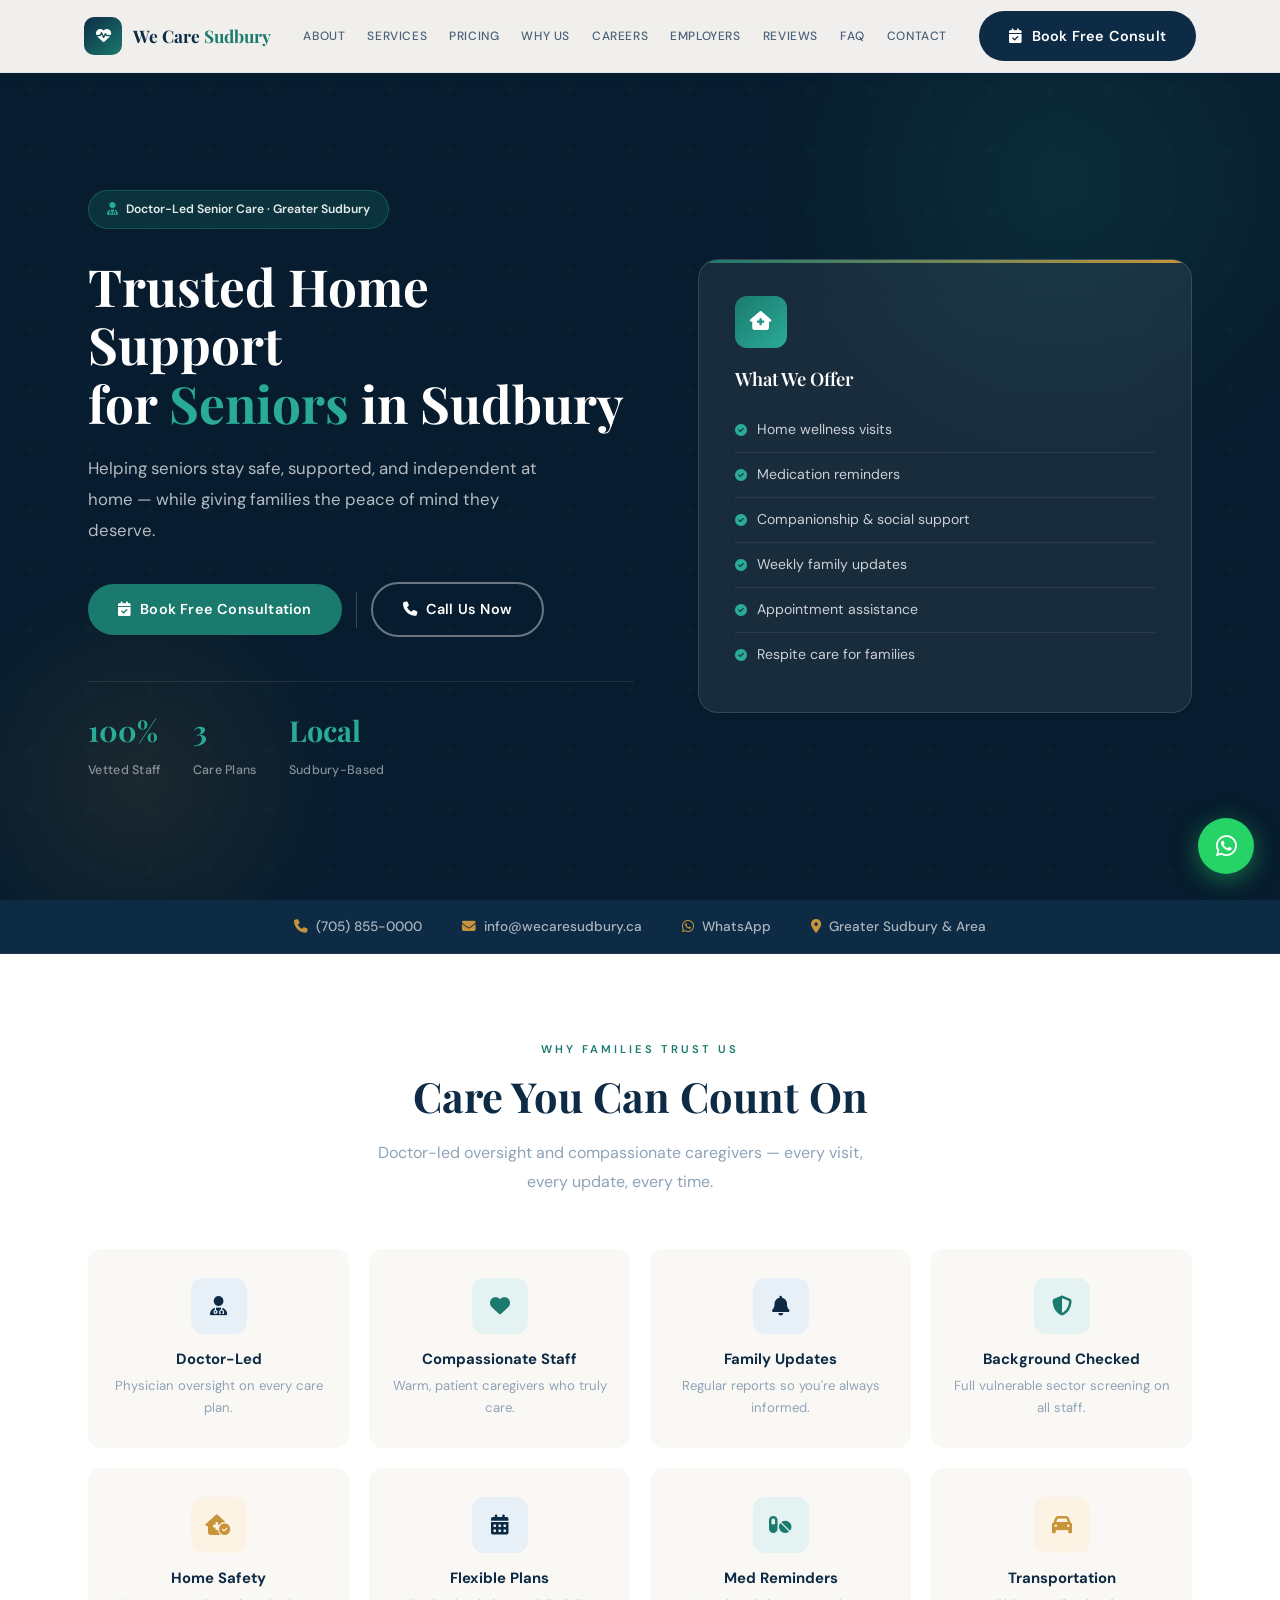
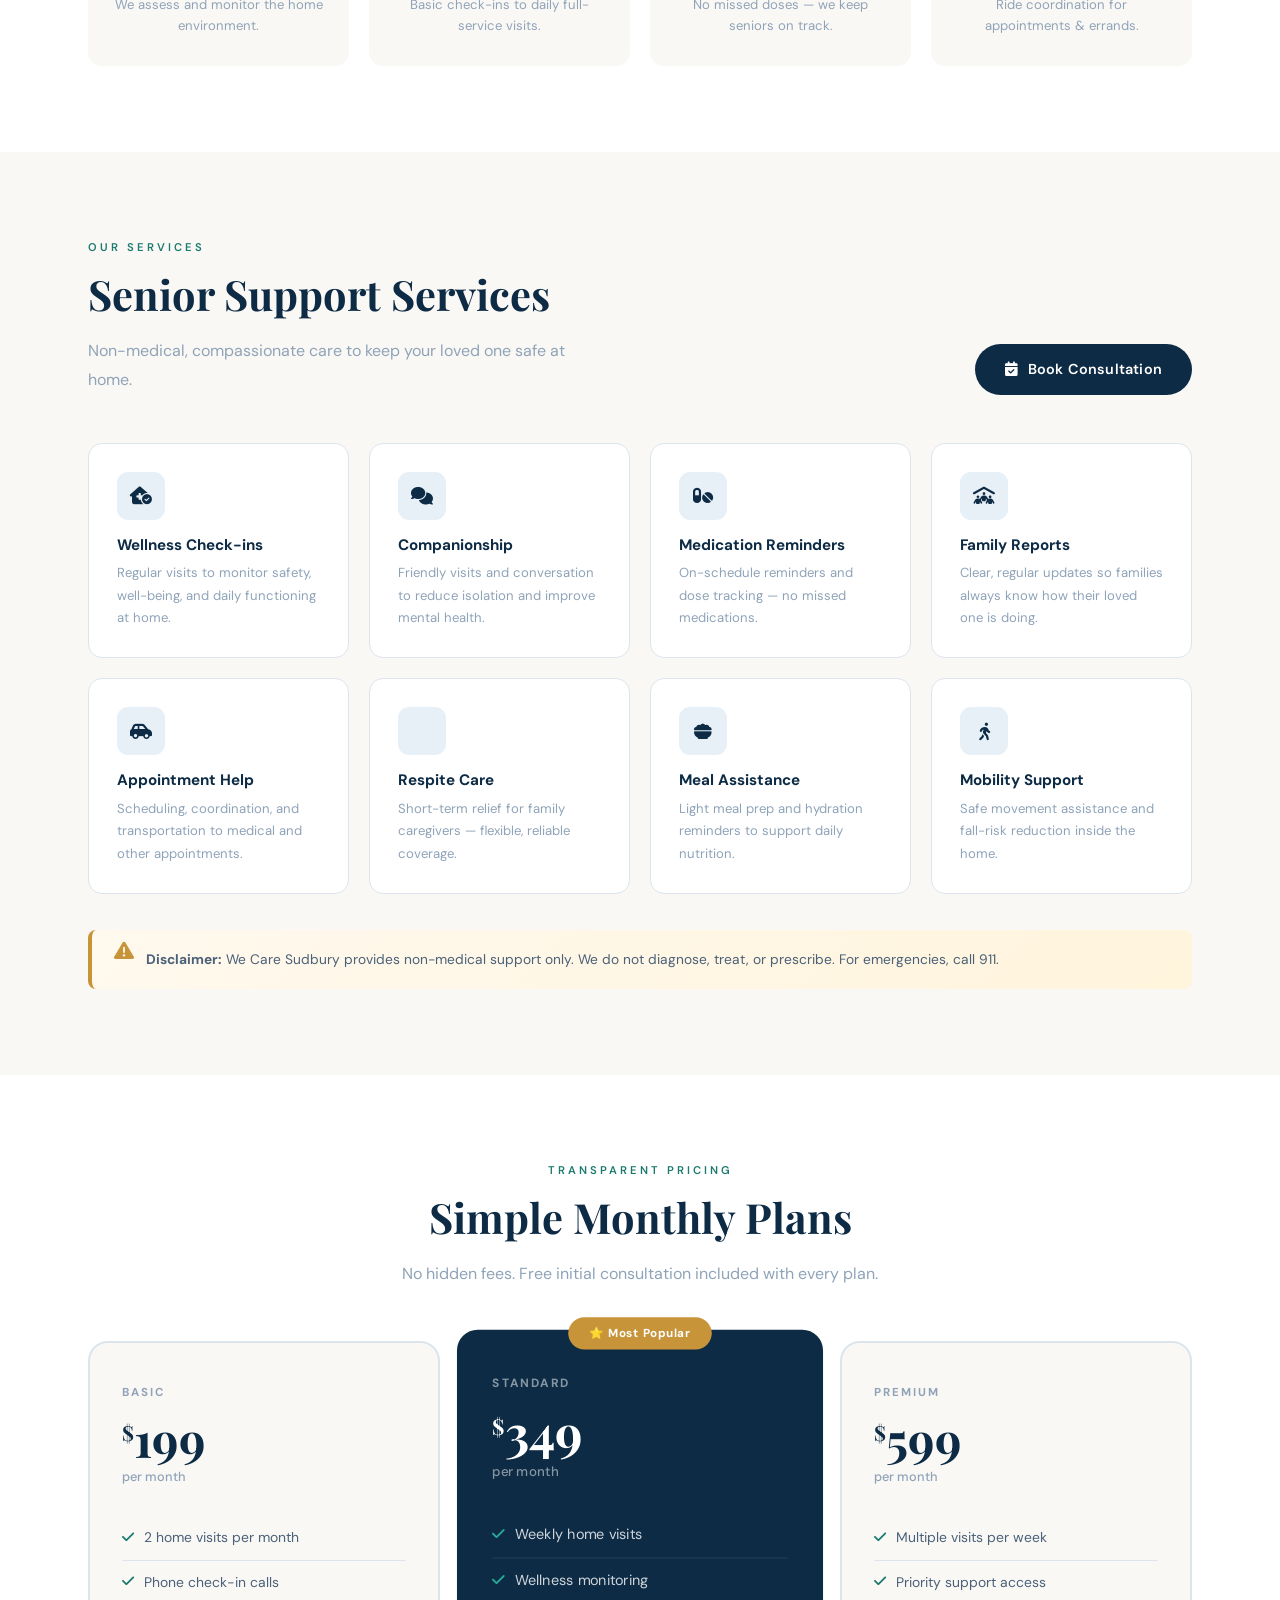
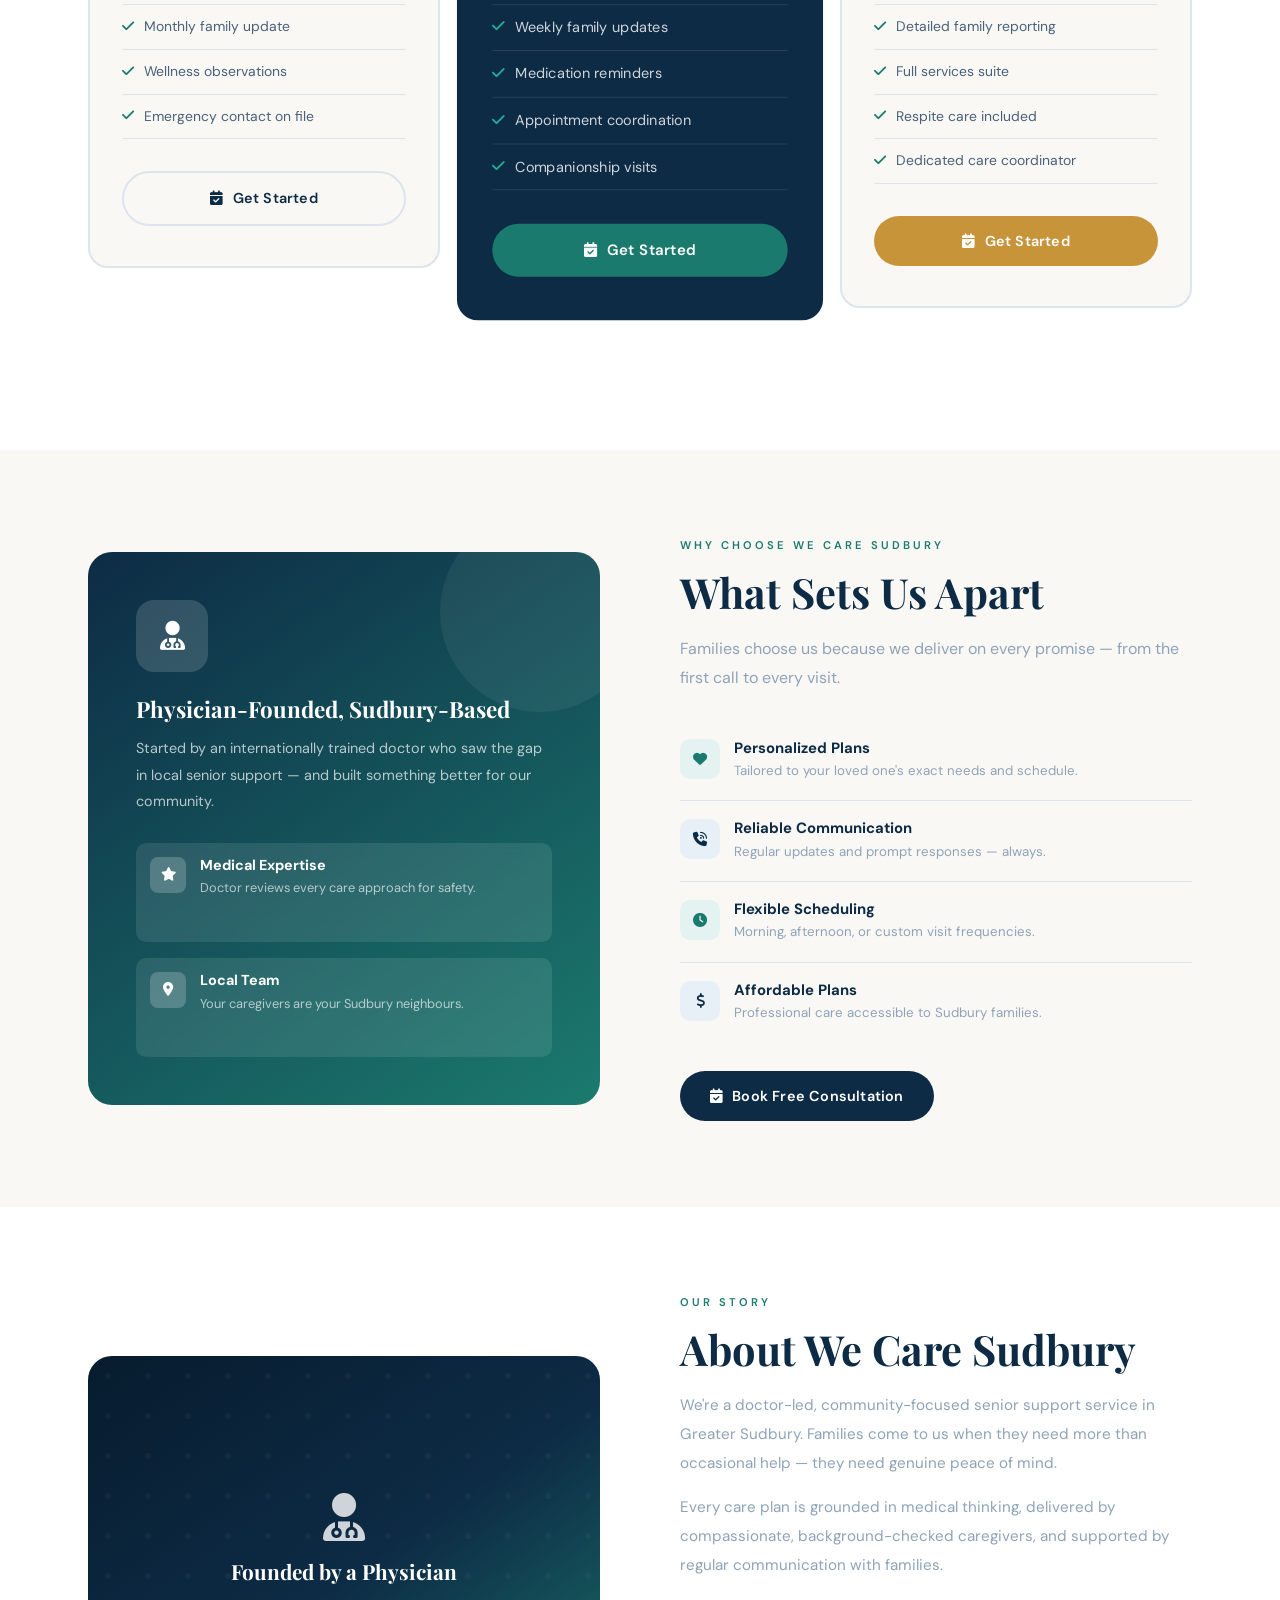
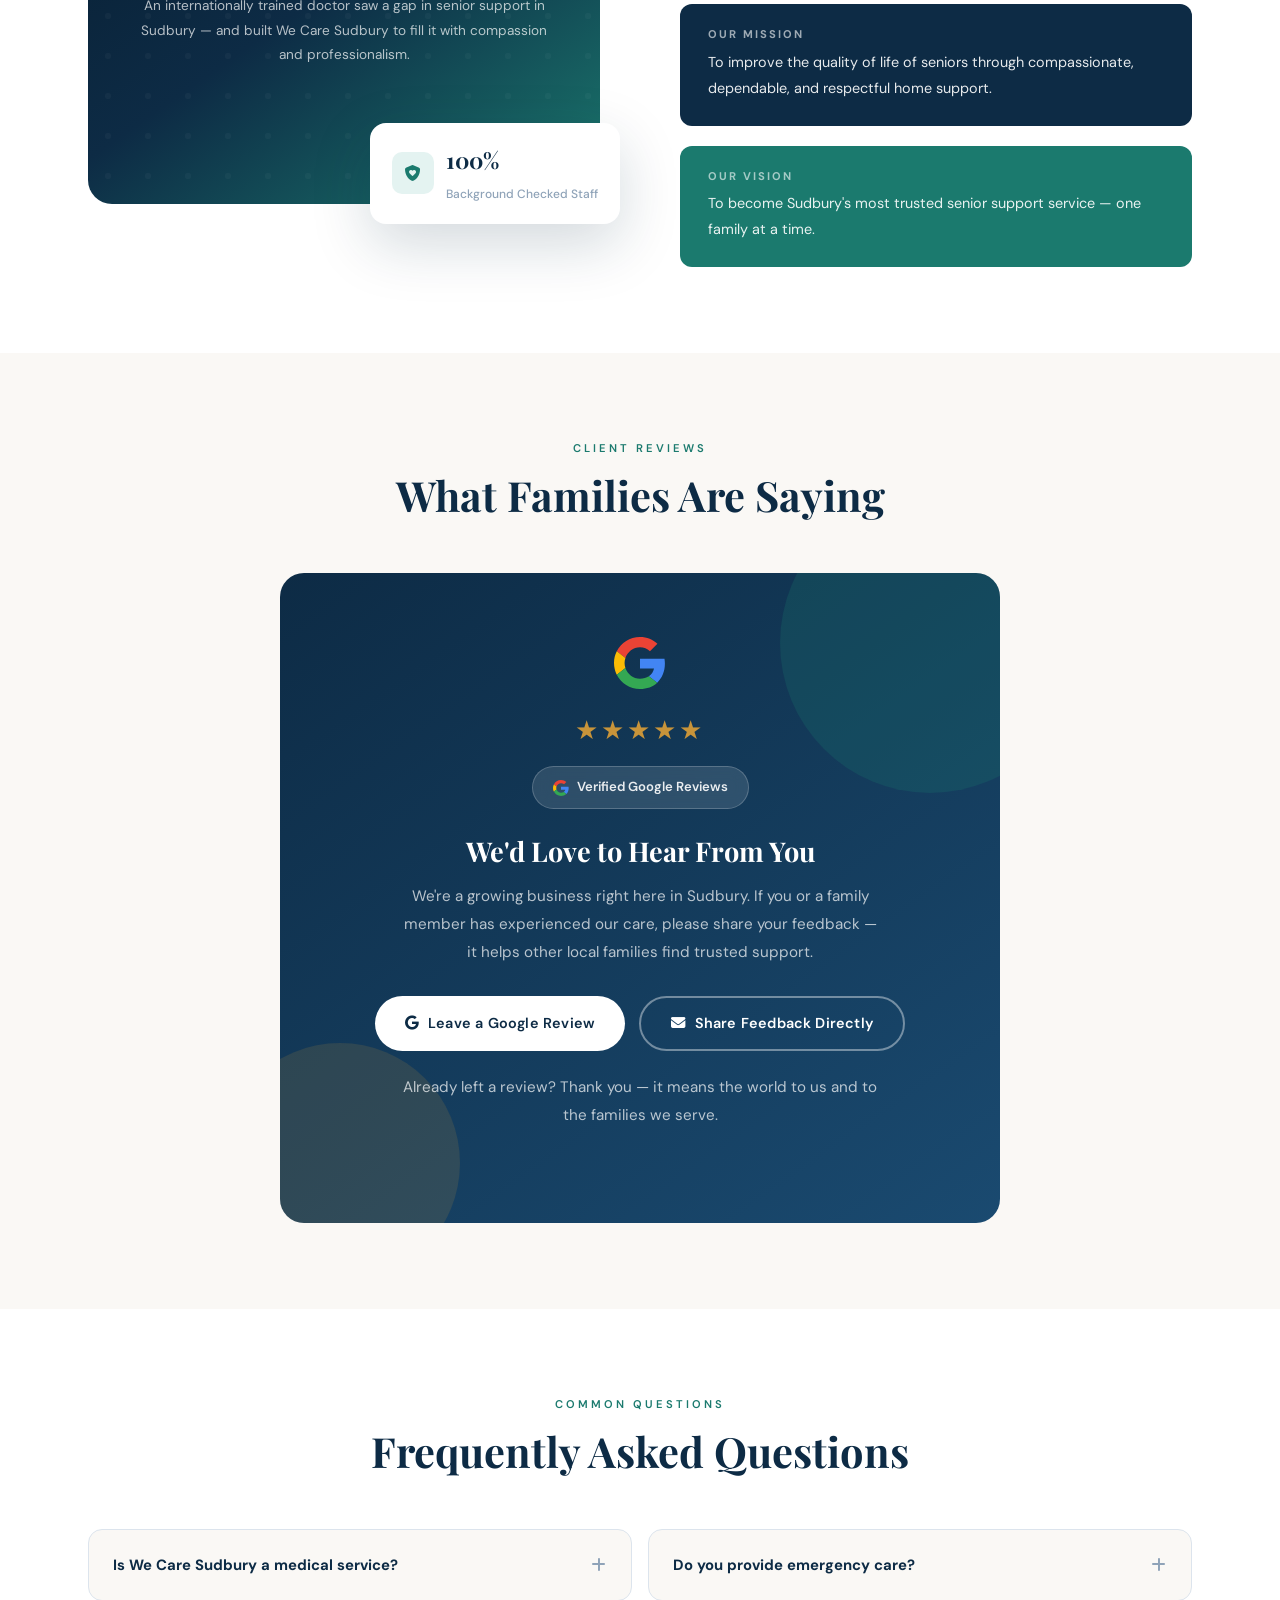
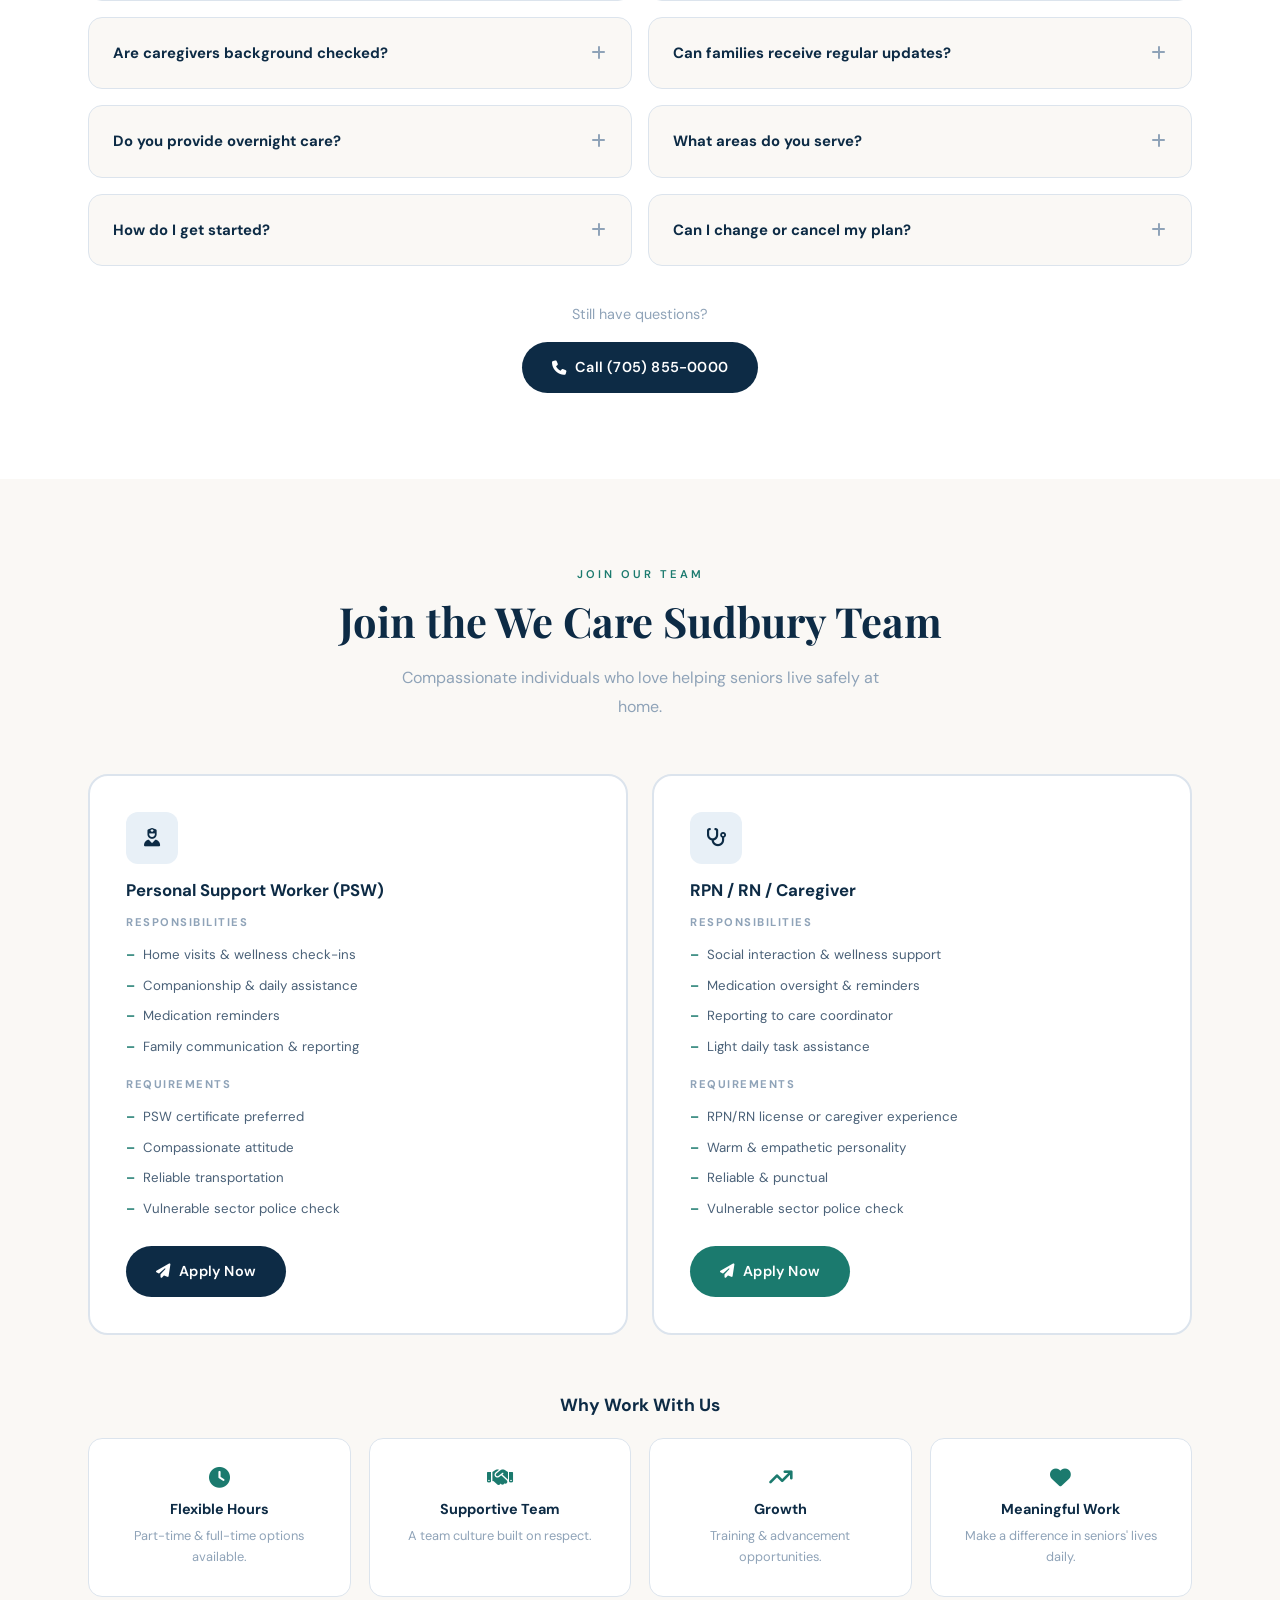
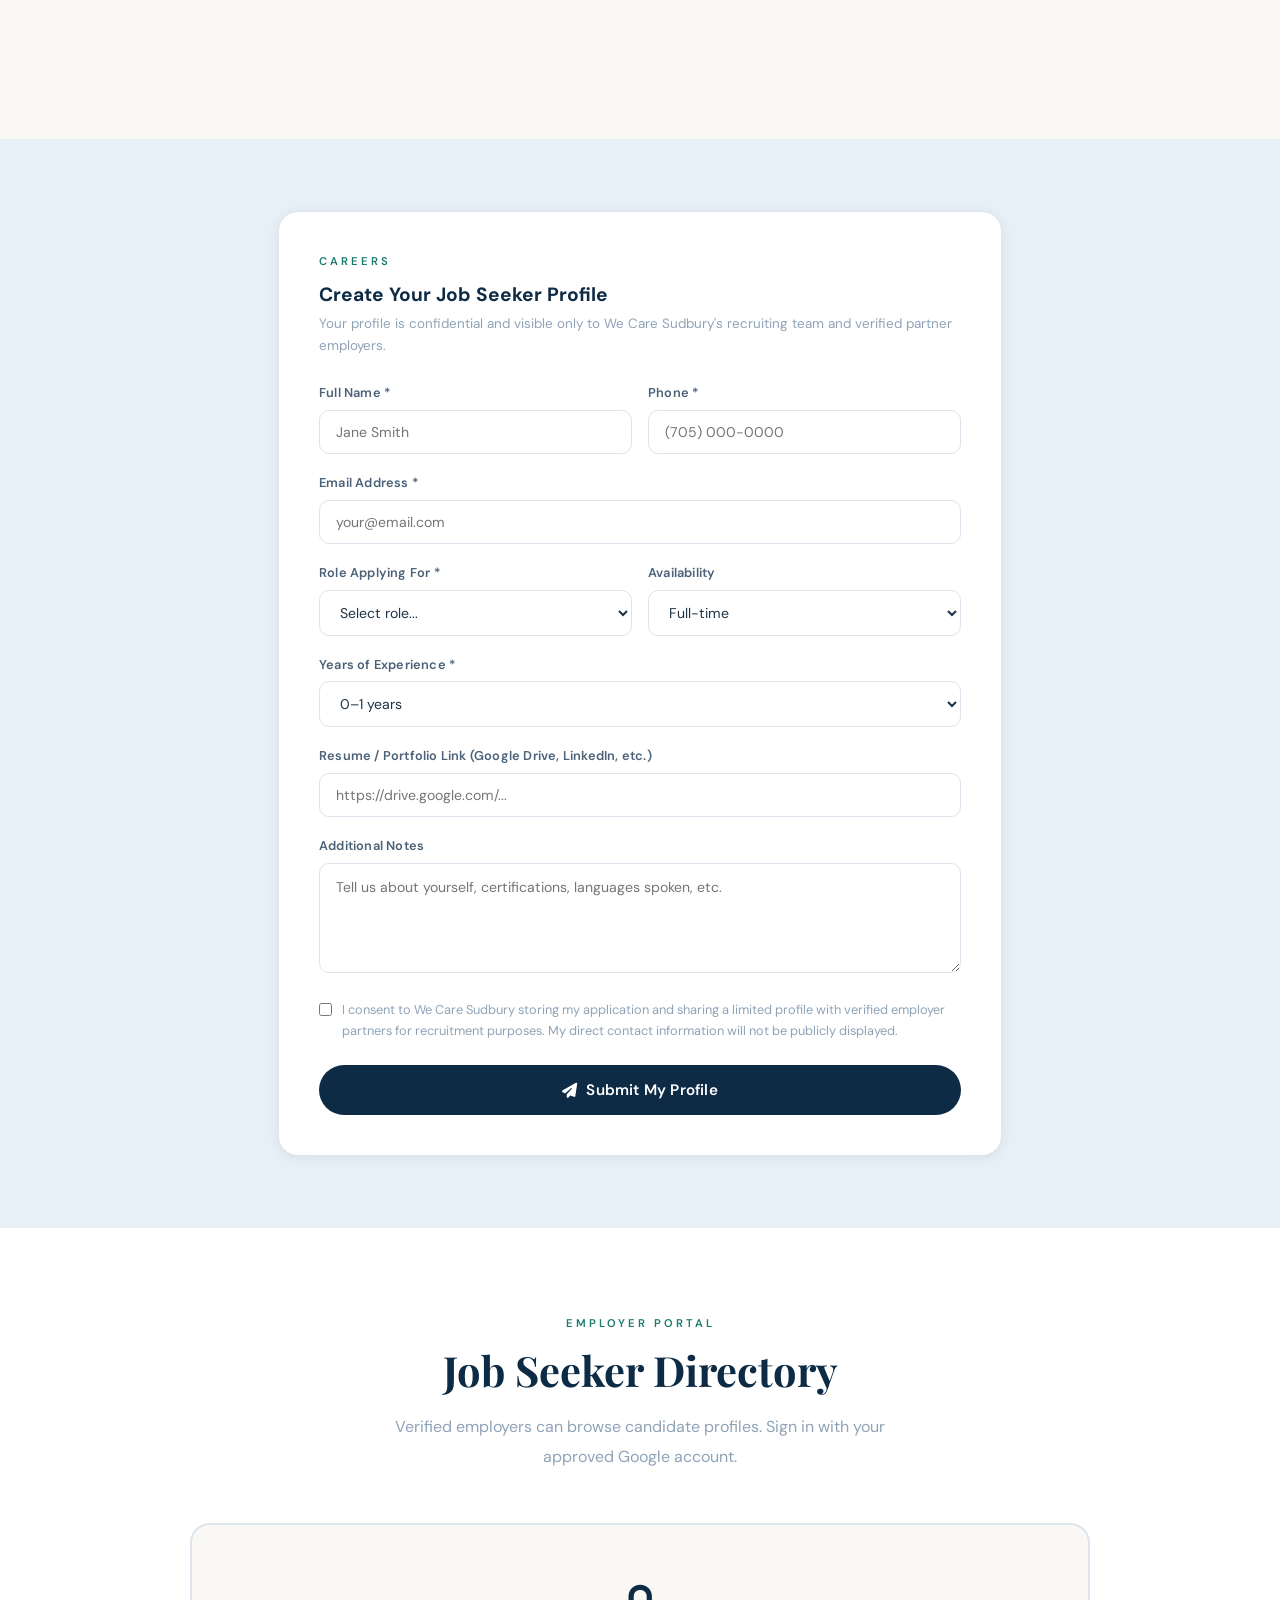
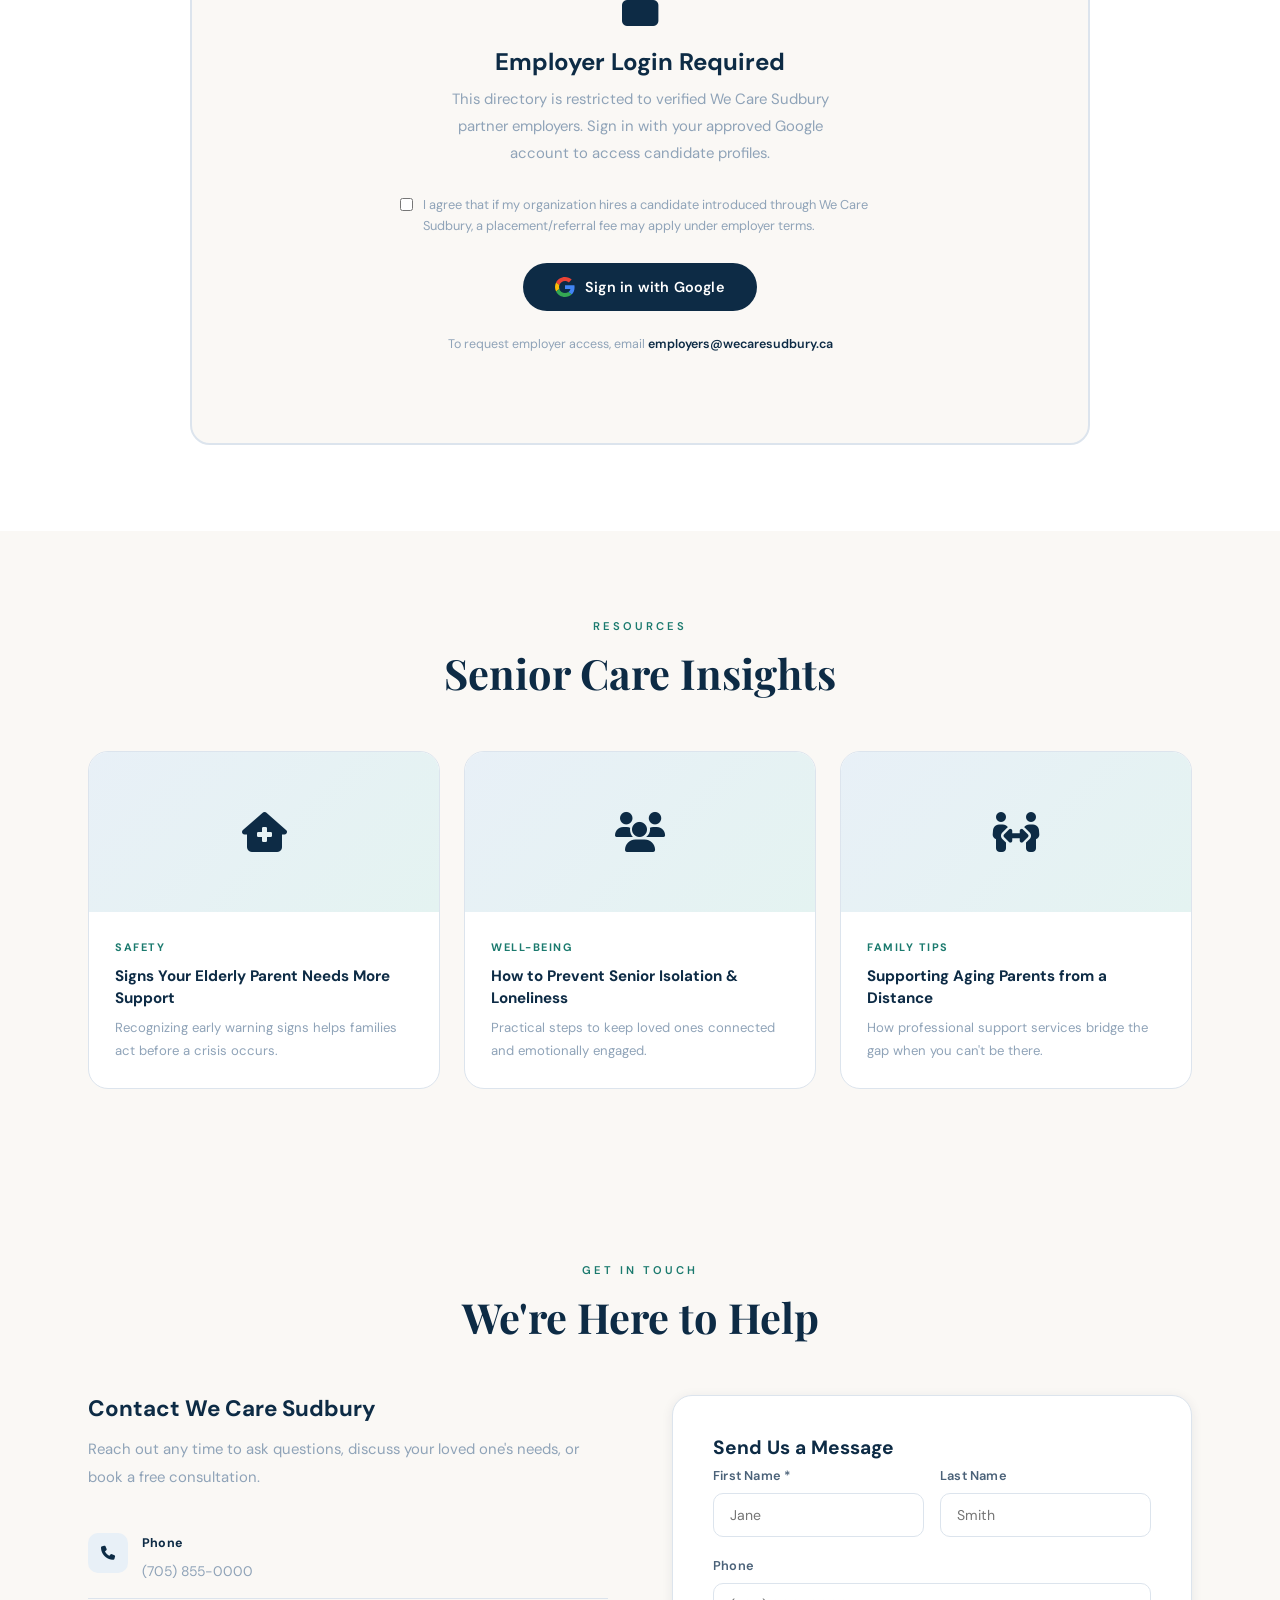
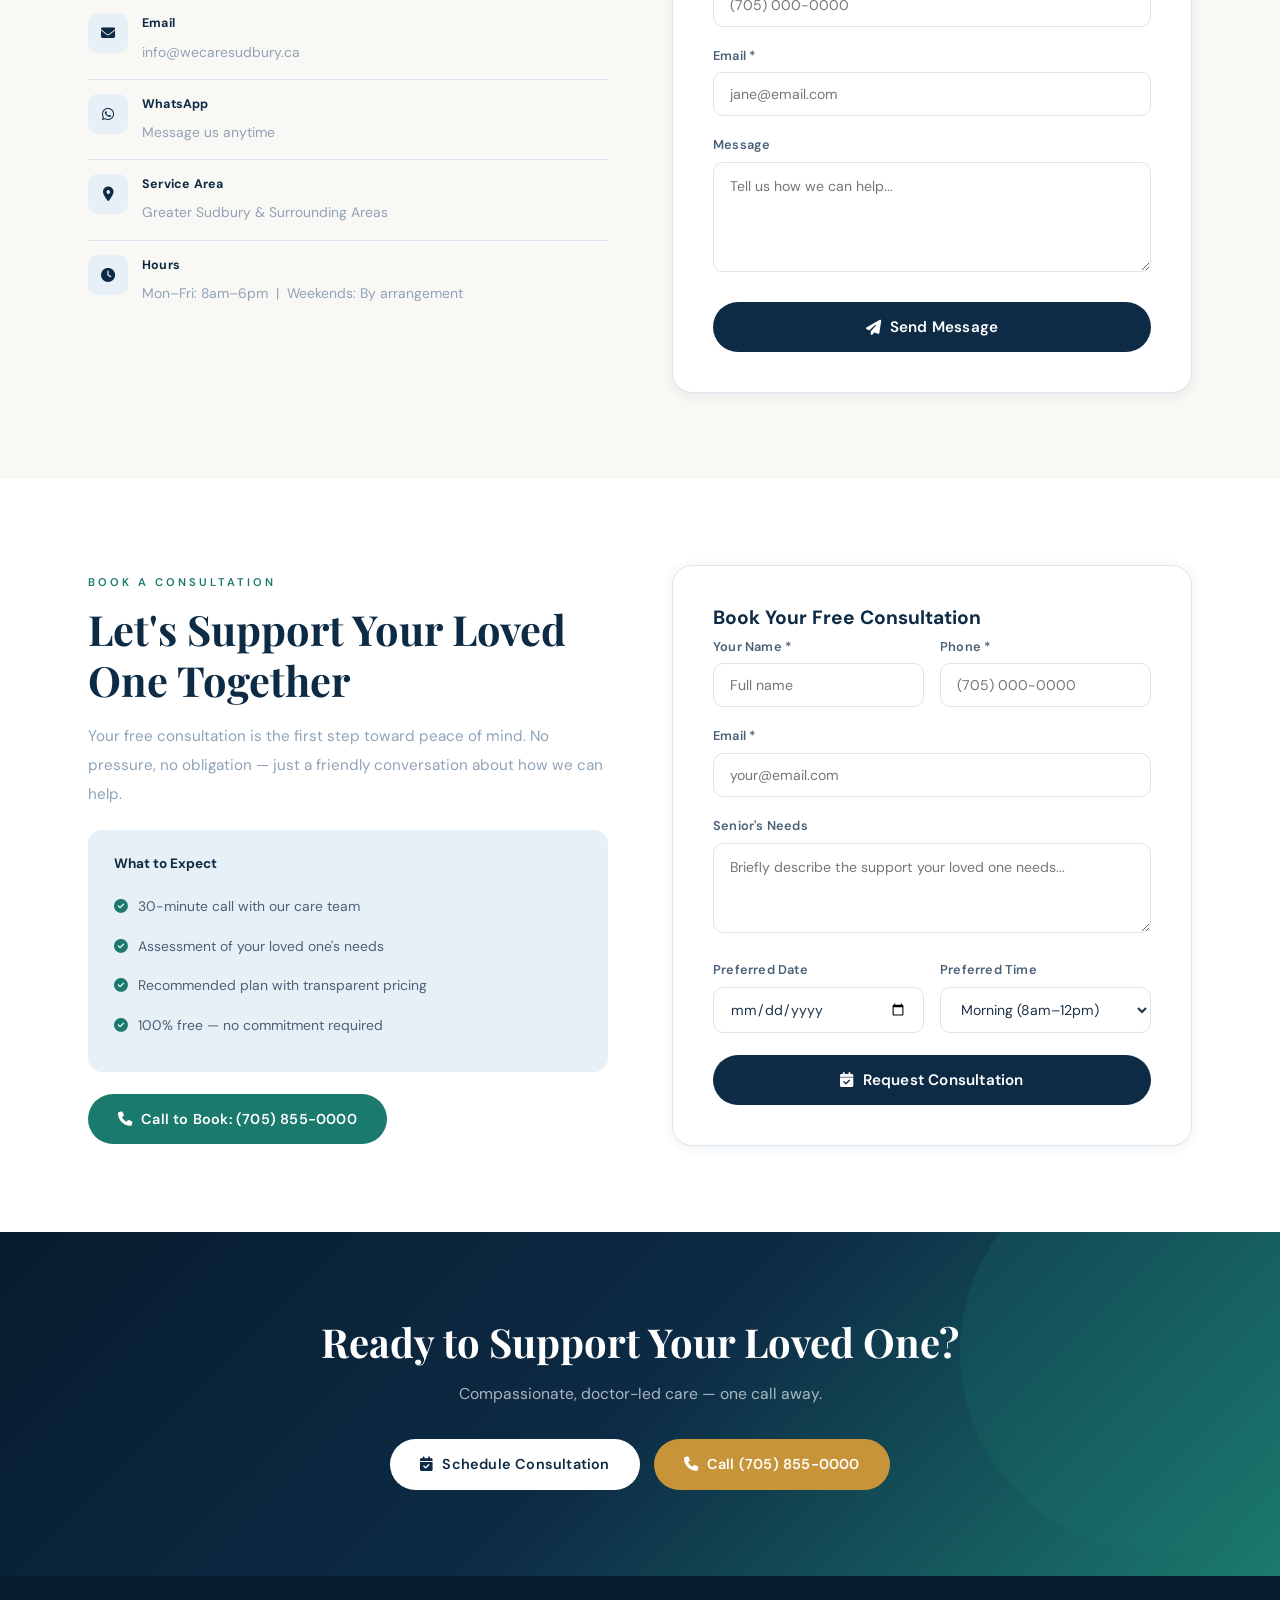
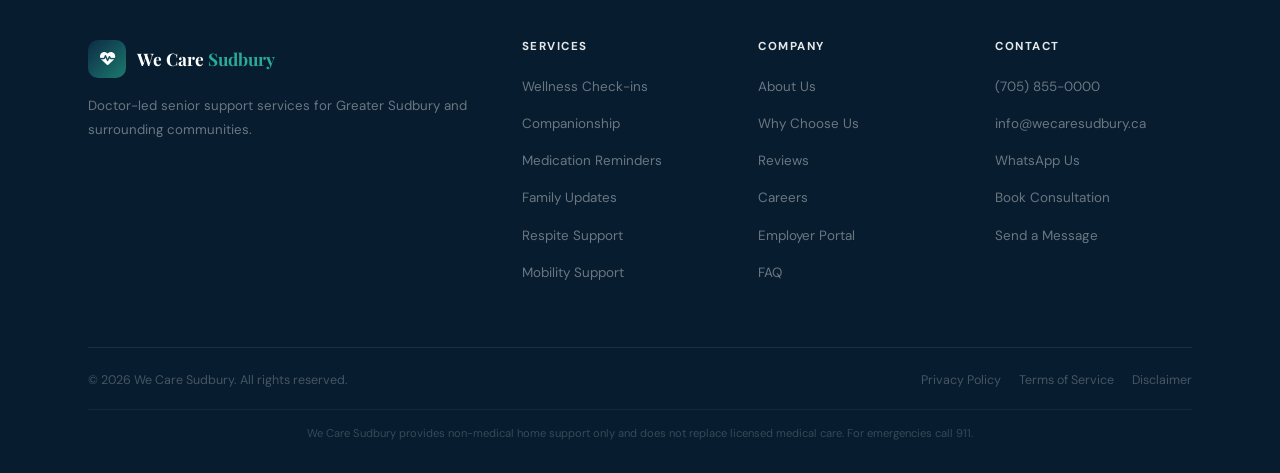
<file: Index.html>
<!DOCTYPE html>
<html lang="en">
<head>
<meta charset="UTF-8"/>
<meta name="viewport" content="width=device-width,initial-scale=1.0"/>
<title>We Care Sudbury | Doctor-Led Senior Home Support</title>
<meta name="description" content="Doctor-led senior home support in Greater Sudbury. Wellness visits, companionship, medication reminders, respite support, and more."/>
<link rel="preconnect" href="https://fonts.googleapis.com"/>
<link href="https://fonts.googleapis.com/css2?family=Playfair+Display:wght@400;600;700;800&family=DM+Sans:wght@300;400;500;600;700&display=swap" rel="stylesheet"/>
<link rel="stylesheet" href="https://cdnjs.cloudflare.com/ajax/libs/font-awesome/6.5.0/css/all.min.css"/>
<script src="https://accounts.google.com/gsi/client" async defer></script>
<style>
/* ═══════════════════ VARIABLES ═══════════════════ */
:root{
  --navy:#0d2b45;
  --navy-dk:#071c2e;
  --navy-lt:#e8f0f7;
  --teal:#1b7a6e;
  --teal-lt:#e4f3f1;
  --teal-md:#2aab98;
  --gold:#c8943a;
  --gold-lt:#fdf3e4;
  --cream:#faf8f5;
  --white:#ffffff;
  --g100:#f0f4f8;
  --g200:#dce4ed;
  --g400:#8fa3b8;
  --g600:#4a6178;
  --g800:#1e3346;
  --shadow-sm:0 2px 12px rgba(13,43,69,.08);
  --shadow-md:0 8px 32px rgba(13,43,69,.12);
  --shadow-lg:0 20px 60px rgba(13,43,69,.18);
  --r:14px;
  --r-sm:8px;
}
*,*::before,*::after{box-sizing:border-box;margin:0;padding:0}
html{scroll-behavior:smooth}
body{font-family:'DM Sans',sans-serif;color:var(--g800);background:var(--cream);line-height:1.7;overflow-x:hidden}
h1,h2,h3,h4,h5{font-family:'Playfair Display',serif;line-height:1.22}
a{text-decoration:none;color:inherit}

/* ═══════════════════ UTILITIES ═══════════════════ */
.container{max-width:1160px;margin:0 auto;padding:0 28px}
.container-sm{max-width:780px;margin:0 auto;padding:0 28px}
section{scroll-margin-top:72px}
.lbl{font-family:'DM Sans',sans-serif;font-weight:600;font-size:.7rem;text-transform:uppercase;letter-spacing:3px;color:var(--teal);margin-bottom:12px;display:block}
.stitle{font-size:clamp(1.8rem,4vw,2.6rem);font-weight:700;margin-bottom:16px;color:var(--navy)}
.ssub{font-size:1rem;color:var(--g400);line-height:1.85;max-width:520px}
.text-center{text-align:center}
.text-center .ssub{margin-left:auto;margin-right:auto}

/* ═══════════════════ BUTTONS ═══════════════════ */
.btn{display:inline-flex;align-items:center;gap:9px;padding:13px 30px;border-radius:50px;font-family:'DM Sans',sans-serif;font-weight:600;font-size:.9rem;cursor:pointer;border:none;transition:all .28s cubic-bezier(.34,1.56,.64,1);letter-spacing:.2px;white-space:nowrap}
.btn-navy{background:var(--navy);color:#fff}
.btn-navy:hover{background:var(--navy-dk);transform:translateY(-2px);box-shadow:0 10px 28px rgba(13,43,69,.35)}
.btn-teal{background:var(--teal);color:#fff}
.btn-teal:hover{background:#155f55;transform:translateY(-2px);box-shadow:0 10px 28px rgba(27,122,110,.35)}
.btn-gold{background:var(--gold);color:#fff}
.btn-gold:hover{background:#a87830;transform:translateY(-2px);box-shadow:0 10px 28px rgba(200,148,58,.4)}
.btn-outline{background:transparent;color:var(--navy);border:2px solid var(--g200)}
.btn-outline:hover{border-color:var(--navy);background:var(--navy);color:#fff;transform:translateY(-2px)}
.btn-outline-white{background:transparent;color:#fff;border:2px solid rgba(255,255,255,.4)}
.btn-outline-white:hover{background:#fff;color:var(--navy);transform:translateY(-2px)}
.btn-white{background:#fff;color:var(--navy)}
.btn-white:hover{background:var(--cream);transform:translateY(-2px);box-shadow:var(--shadow-md)}
.btn-sm{padding:10px 22px;font-size:.82rem}

/* ═══════════════════ NAV ═══════════════════ */
nav{position:fixed;top:0;left:0;right:0;z-index:1000;background:rgba(250,248,245,.96);backdrop-filter:blur(14px);border-bottom:1px solid var(--g200);transition:box-shadow .3s}
.nav-inner{display:flex;align-items:center;justify-content:space-between;height:72px;max-width:1160px;margin:0 auto;padding:0 24px;gap:16px}
.logo{display:flex;align-items:center;gap:11px;flex-shrink:0}
.logo-mark{width:38px;height:38px;background:linear-gradient(135deg,var(--navy),var(--teal));border-radius:10px;display:flex;align-items:center;justify-content:center;color:#fff;font-size:.95rem}
.logo-text{font-family:'Playfair Display',serif;font-weight:700;font-size:1.08rem;color:var(--navy)}
.logo-text span{color:var(--teal)}
.nav-links{display:flex;align-items:center;gap:2px;flex:1;justify-content:center}
.nav-links a{font-family:'DM Sans',sans-serif;font-weight:500;font-size:.75rem;color:var(--g600);padding:7px 10px;border-radius:8px;transition:all .2s;text-transform:uppercase;letter-spacing:.6px}
.nav-links a:hover{color:var(--navy);background:var(--navy-lt)}
.hamburger{display:none;background:none;border:none;cursor:pointer;padding:8px;flex-shrink:0}
.hamburger span{display:block;width:22px;height:2px;background:var(--g600);margin:5px 0;border-radius:2px;transition:all .3s}
.mob{display:none;position:fixed;top:72px;left:0;right:0;bottom:0;background:var(--cream);z-index:999;padding:28px;overflow-y:auto}
.mob.open{display:block}
.mob a{display:block;font-family:'DM Sans',sans-serif;font-weight:600;font-size:1rem;color:var(--g600);padding:14px 0;border-bottom:1px solid var(--g200)}
.mob a:hover{color:var(--navy)}
.mob .btn{margin-top:16px;width:100%;justify-content:center}

/* ═══════════════════ ANIMATIONS ═══════════════════ */
.fu{opacity:0;transform:translateY(28px);transition:opacity .6s ease,transform .6s ease}
.fu.vis{opacity:1;transform:translateY(0)}

/* ═══════════════════ HERO ═══════════════════ */
#home{min-height:100vh;background:var(--navy-dk);display:flex;align-items:center;padding-top:72px;position:relative;overflow:hidden}
.hero-bg{position:absolute;inset:0;background:url("data:image/svg+xml,%3Csvg width='60' height='60' viewBox='0 0 60 60' xmlns='http://www.w3.org/2000/svg'%3E%3Cg fill='none' fill-rule='evenodd'%3E%3Cg fill='%231b7a6e' fill-opacity='0.04'%3E%3Ccircle cx='30' cy='30' r='4'/%3E%3C/g%3E%3C/g%3E%3C/svg%3E")}
.hero-glow{position:absolute;top:-120px;right:-80px;width:600px;height:600px;border-radius:50%;background:radial-gradient(circle,rgba(27,122,110,.18) 0%,transparent 70%);pointer-events:none}
.hero-glow2{position:absolute;bottom:-80px;left:-60px;width:400px;height:400px;border-radius:50%;background:radial-gradient(circle,rgba(200,148,58,.1) 0%,transparent 70%);pointer-events:none}
.hero-grid{display:grid;grid-template-columns:1.05fr 0.95fr;gap:64px;align-items:center;padding:80px 0;position:relative;z-index:1}
.hero-txt{color:#fff}
.hero-badge{display:inline-flex;align-items:center;gap:8px;background:rgba(27,122,110,.25);border:1px solid rgba(42,171,152,.3);border-radius:50px;padding:8px 18px;font-size:.76rem;font-weight:600;color:rgba(255,255,255,.9);margin-bottom:28px;backdrop-filter:blur(8px)}
.hero-badge i{color:var(--teal-md)}
.hero-txt h1{font-size:clamp(2rem,4.8vw,3.2rem);font-weight:700;color:#fff;margin-bottom:20px;line-height:1.15}
.hero-txt h1 em{color:var(--teal-md);font-style:normal}
.hero-txt p{font-size:1.05rem;color:rgba(255,255,255,.7);margin-bottom:36px;line-height:1.85;max-width:460px}
.hero-btns{display:flex;align-items:center;gap:14px;flex-wrap:wrap;margin-bottom:44px}
.hero-divider{width:1px;height:36px;background:rgba(255,255,255,.2)}
.hero-stats{display:flex;gap:32px;padding-top:24px;border-top:1px solid rgba(255,255,255,.1);flex-wrap:wrap}
.hero-stat strong{display:block;font-family:'Playfair Display',serif;font-size:1.8rem;font-weight:700;color:var(--teal-md)}
.hero-stat span{font-size:.78rem;color:rgba(255,255,255,.5);font-weight:500;letter-spacing:.3px}

/* Hero Card */
.hero-card{background:rgba(255,255,255,.07);backdrop-filter:blur(18px);border:1px solid rgba(255,255,255,.13);border-radius:20px;padding:36px;position:relative;overflow:hidden}
.hero-card::before{content:'';position:absolute;top:0;left:0;right:0;height:3px;background:linear-gradient(90deg,var(--teal),var(--gold))}
.hero-card-icon{width:52px;height:52px;background:linear-gradient(135deg,var(--teal),var(--teal-md));border-radius:12px;display:flex;align-items:center;justify-content:center;color:#fff;font-size:1.2rem;margin-bottom:20px}
.hero-card h3{font-size:1.15rem;color:#fff;margin-bottom:18px;font-weight:600}
.hero-card ul{list-style:none}
.hero-card li{padding:10px 0;border-bottom:1px solid rgba(255,255,255,.08);font-size:.88rem;color:rgba(255,255,255,.78);display:flex;align-items:center;gap:10px}
.hero-card li:last-child{border:none}
.hero-card li i{color:var(--teal-md);font-size:.75rem}

/* ═══════════════════ CONTACT STRIP ═══════════════════ */
.cstrip{background:var(--navy);padding:15px 0;border-bottom:1px solid rgba(255,255,255,.06)}
.cstrip-in{display:flex;align-items:center;justify-content:center;gap:40px;flex-wrap:wrap}
.cstrip a{color:rgba(255,255,255,.65);font-size:.85rem;font-weight:500;display:flex;align-items:center;gap:8px;transition:color .2s}
.cstrip a:hover{color:#fff}
.cstrip i{color:var(--gold)}

/* ═══════════════════ TRUST SECTION ═══════════════════ */
#trust{padding:86px 0;background:#fff}
.trust-header{text-align:center;max-width:560px;margin:0 auto 52px}
.tgrid{display:grid;grid-template-columns:repeat(4,1fr);gap:20px}
.tcard{background:var(--cream);border-radius:var(--r);padding:28px 20px;text-align:center;transition:all .3s;border:1.5px solid transparent;cursor:default}
.tcard:hover{border-color:var(--g200);background:#fff;transform:translateY(-4px);box-shadow:var(--shadow-md)}
.tico{width:56px;height:56px;border-radius:12px;display:flex;align-items:center;justify-content:center;font-size:1.25rem;margin:0 auto 16px}
.tico.navy{background:var(--navy-lt);color:var(--navy)}
.tico.teal{background:var(--teal-lt);color:var(--teal)}
.tico.gold{background:var(--gold-lt);color:var(--gold)}
.tcard h4{font-family:'DM Sans',sans-serif;font-size:.93rem;font-weight:700;margin-bottom:7px;color:var(--navy)}
.tcard p{font-size:.82rem;color:var(--g400);line-height:1.65}

/* ═══════════════════ SERVICES ═══════════════════ */
#services{padding:86px 0;background:var(--cream)}
.svcs-hdr{display:flex;justify-content:space-between;align-items:flex-end;margin-bottom:48px;flex-wrap:wrap;gap:20px}
.sgrid{display:grid;grid-template-columns:repeat(4,1fr);gap:20px}
.scard{border-radius:var(--r);padding:28px;background:#fff;border:1.5px solid var(--g200);transition:all .3s;position:relative;overflow:hidden}
.scard::after{content:'';position:absolute;bottom:0;left:0;right:0;height:3px;background:linear-gradient(90deg,var(--teal),var(--teal-md));transform:scaleX(0);transform-origin:left;transition:transform .35s}
.scard:hover::after{transform:scaleX(1)}
.scard:hover{box-shadow:var(--shadow-md);transform:translateY(-4px);border-color:transparent}
.sico{width:48px;height:48px;background:var(--navy-lt);color:var(--navy);border-radius:11px;display:flex;align-items:center;justify-content:center;font-size:1.1rem;margin-bottom:16px}
.scard h3{font-family:'DM Sans',sans-serif;font-size:.95rem;font-weight:700;margin-bottom:8px;color:var(--navy)}
.scard p{font-size:.82rem;color:var(--g400);line-height:1.7}
.disc{background:linear-gradient(135deg,#fff9ee,#fff4dc);border-left:4px solid var(--gold);border-radius:var(--r-sm);padding:18px 22px;margin-top:36px;display:flex;align-items:flex-start;gap:12px}
.disc i{color:var(--gold);margin-top:2px;flex-shrink:0}
.disc p{font-size:.86rem;color:var(--g600)}

/* ═══════════════════ PRICING ═══════════════════ */
#pricing{padding:86px 0;background:#fff}
.pgrid{display:grid;grid-template-columns:repeat(3,1fr);gap:24px;margin-top:52px;align-items:start}
.pcard{background:var(--cream);border-radius:20px;padding:40px 32px;border:2px solid var(--g200);transition:all .3s;position:relative}
.pcard.feat{background:var(--navy);border-color:var(--navy);transform:scale(1.04);z-index:1}
.pcard:hover:not(.feat){box-shadow:var(--shadow-lg);border-color:var(--g200)}
.pcard.feat:hover{box-shadow:var(--shadow-lg)}
.pop-badge{position:absolute;top:-14px;left:50%;transform:translateX(-50%);background:var(--gold);color:#fff;font-size:.7rem;font-weight:700;padding:6px 20px;border-radius:50px;white-space:nowrap;letter-spacing:.5px;font-family:'DM Sans',sans-serif}
.p-name{font-family:'DM Sans',sans-serif;font-size:.72rem;font-weight:700;color:var(--g400);text-transform:uppercase;letter-spacing:2px;margin-bottom:12px}
.pcard.feat .p-name{color:rgba(255,255,255,.5)}
.p-price{font-family:'Playfair Display',serif;font-size:3rem;font-weight:700;color:var(--navy);line-height:1;margin-bottom:4px}
.pcard.feat .p-price{color:#fff}
.p-price sup{font-size:1.3rem;vertical-align:super}
.p-mo{font-size:.8rem;color:var(--g400);margin-bottom:28px;font-weight:500}
.pcard.feat .p-mo{color:rgba(255,255,255,.5)}
.p-feats{list-style:none;margin-bottom:32px}
.p-feats li{padding:10px 0;border-bottom:1px solid var(--g200);font-size:.87rem;color:var(--g600);display:flex;align-items:center;gap:10px}
.pcard.feat .p-feats li{border-color:rgba(255,255,255,.1);color:rgba(255,255,255,.8)}
.p-feats li i{color:var(--teal)}
.pcard.feat .p-feats li i{color:var(--teal-md)}
.pcard .btn{width:100%;justify-content:center}
.pricing-note{text-align:center;margin-top:32px;font-size:.86rem;color:var(--g400)}
.pricing-note a{color:var(--navy);font-weight:600}

/* ═══════════════════ WHY US ═══════════════════ */
#why{padding:86px 0;background:var(--cream)}
.why-grid{display:grid;grid-template-columns:1fr 1fr;gap:80px;align-items:center}
.why-vis{background:linear-gradient(145deg,var(--navy),var(--teal));border-radius:24px;padding:48px;color:#fff;position:relative;overflow:hidden}
.why-vis::before{content:'';position:absolute;top:-40px;right:-40px;width:200px;height:200px;border-radius:50%;background:rgba(255,255,255,.06)}
.why-vis-icon{width:72px;height:72px;background:rgba(255,255,255,.15);border-radius:18px;display:flex;align-items:center;justify-content:center;color:#fff;font-size:1.8rem;margin-bottom:24px}
.why-vis h3{font-size:1.4rem;color:#fff;margin-bottom:12px}
.why-vis p{font-size:.9rem;color:rgba(255,255,255,.7);line-height:1.85;margin-bottom:28px}
.why-pts{display:flex;flex-direction:column;gap:16px}
.wpt{display:flex;align-items:flex-start;gap:14px;padding:14px;background:rgba(255,255,255,.1);border-radius:10px;backdrop-filter:blur(6px)}
.wpi{width:36px;height:36px;min-width:36px;border-radius:8px;background:rgba(255,255,255,.2);display:flex;align-items:center;justify-content:center;color:#fff;font-size:.85rem}
.wpt h4{font-family:'DM Sans',sans-serif;font-size:.9rem;font-weight:700;color:#fff;margin-bottom:2px}
.wpt p{font-size:.8rem;color:rgba(255,255,255,.65)}
.why-list{margin-top:28px;display:flex;flex-direction:column;gap:0}
.wlt{display:flex;align-items:flex-start;gap:14px;padding:18px 0;border-bottom:1px solid var(--g200)}
.wlt:last-child{border:none}
.wlt-ico{width:40px;height:40px;min-width:40px;border-radius:10px;display:flex;align-items:center;justify-content:center;font-size:.88rem}
.wlt-ico.teal{background:var(--teal-lt);color:var(--teal)}
.wlt-ico.navy{background:var(--navy-lt);color:var(--navy)}
.wlt h4{font-family:'DM Sans',sans-serif;font-size:.93rem;font-weight:700;color:var(--navy);margin-bottom:3px}
.wlt p{font-size:.83rem;color:var(--g400)}

/* ═══════════════════ ABOUT ═══════════════════ */
#about{padding:86px 0;background:#fff}
.abt-grid{display:grid;grid-template-columns:1fr 1fr;gap:80px;align-items:center}
.abt-visual{position:relative}
.abt-vis-main{background:linear-gradient(145deg,var(--navy-dk),var(--navy),var(--teal));border-radius:24px;aspect-ratio:4/3.5;display:flex;flex-direction:column;align-items:center;justify-content:center;color:#fff;text-align:center;padding:40px;position:relative;overflow:hidden}
.abt-vis-main::before{content:'';position:absolute;inset:0;background:url("data:image/svg+xml,%3Csvg width='40' height='40' viewBox='0 0 40 40' xmlns='http://www.w3.org/2000/svg'%3E%3Cg fill='none' fill-rule='evenodd'%3E%3Cg fill='%23ffffff' fill-opacity='0.03'%3E%3Ccircle cx='20' cy='20' r='3'/%3E%3C/g%3E%3C/g%3E%3C/svg%3E")}
.abt-vis-main i{font-size:3rem;opacity:.8;margin-bottom:18px;position:relative;z-index:1}
.abt-vis-main h3{font-size:1.3rem;color:#fff;margin-bottom:10px;position:relative;z-index:1}
.abt-vis-main p{font-size:.85rem;color:rgba(255,255,255,.7);line-height:1.8;position:relative;z-index:1}
.abt-float{position:absolute;bottom:-20px;right:-20px;background:#fff;border-radius:16px;padding:18px 22px;box-shadow:var(--shadow-lg);display:flex;align-items:center;gap:12px}
.abt-float-ico{width:42px;height:42px;background:var(--teal-lt);border-radius:10px;display:flex;align-items:center;justify-content:center;color:var(--teal);font-size:1rem}
.abt-float strong{display:block;font-family:'Playfair Display',serif;font-size:1.4rem;color:var(--navy)}
.abt-float span{font-size:.75rem;color:var(--g400);font-weight:500}
.mbox{border-radius:12px;padding:24px 28px;color:#fff;margin-top:20px}
.mbox.navy{background:var(--navy)}
.mbox.teal{background:var(--teal)}
.mbox h4{font-family:'DM Sans',sans-serif;font-size:.7rem;text-transform:uppercase;letter-spacing:2px;opacity:.6;margin-bottom:8px}
.mbox p{font-size:.9rem;line-height:1.8;opacity:.9}

/* ═══════════════════ REVIEWS ═══════════════════ */
#reviews{padding:86px 0;background:var(--cream)}
.rev-box{background:linear-gradient(145deg,var(--navy),#1a4a70);border-radius:24px;padding:64px 48px;text-align:center;max-width:720px;margin:0 auto;position:relative;overflow:hidden;color:#fff}
.rev-box::before{content:'';position:absolute;top:-80px;right:-80px;width:300px;height:300px;border-radius:50%;background:rgba(27,122,110,.25)}
.rev-box::after{content:'';position:absolute;bottom:-60px;left:-60px;width:240px;height:240px;border-radius:50%;background:rgba(200,148,58,.15)}
.g-logo{margin:0 auto 20px;width:52px;height:52px;position:relative;z-index:1}
.rev-stars{font-size:1.6rem;color:var(--gold);margin-bottom:14px;letter-spacing:3px;position:relative;z-index:1}
.gbadge{display:inline-flex;align-items:center;gap:8px;background:rgba(255,255,255,.12);border:1px solid rgba(255,255,255,.2);border-radius:50px;padding:9px 20px;font-size:.82rem;font-weight:600;color:rgba(255,255,255,.9);margin-bottom:26px;position:relative;z-index:1;backdrop-filter:blur(8px)}
.rev-box h3{font-size:1.7rem;font-weight:700;color:#fff;margin-bottom:14px;position:relative;z-index:1}
.rev-box > p{font-size:.95rem;color:rgba(255,255,255,.7);line-height:1.85;margin-bottom:30px;max-width:480px;margin-left:auto;margin-right:auto;position:relative;z-index:1}
.rev-btns{display:flex;gap:14px;justify-content:center;flex-wrap:wrap;position:relative;z-index:1}
.rev-note{font-size:.78rem;color:rgba(255,255,255,.45);margin-top:22px;position:relative;z-index:1}

/* ═══════════════════ FAQ ═══════════════════ */
#faq{padding:86px 0;background:#fff}
.faq-grid{display:grid;grid-template-columns:1fr 1fr;gap:16px;margin-top:52px}
.fi{background:var(--cream);border-radius:var(--r);padding:24px;border:1.5px solid var(--g200);cursor:pointer;transition:all .3s}
.fi:hover{box-shadow:var(--shadow-sm)}
.fi.open{border-color:var(--navy);background:#fff}
.fi-q{display:flex;justify-content:space-between;align-items:flex-start;gap:12px}
.fi-q h4{font-family:'DM Sans',sans-serif;font-size:.93rem;font-weight:700;line-height:1.5;color:var(--navy)}
.fi-q i{color:var(--g400);transition:transform .3s;min-width:16px;margin-top:3px}
.fi.open .fi-q i{transform:rotate(45deg);color:var(--navy)}
.fi-a{display:none;margin-top:13px;font-size:.86rem;color:var(--g400);line-height:1.85;padding-top:13px;border-top:1px solid var(--g200)}
.fi.open .fi-a{display:block}

/* ═══════════════════ CAREERS ═══════════════════ */
#careers{padding:86px 0;background:var(--cream)}
.pos-grid{display:grid;grid-template-columns:1fr 1fr;gap:24px;margin-bottom:60px}
.pos-card{border:2px solid var(--g200);border-radius:20px;padding:36px;transition:all .3s;background:#fff}
.pos-card:hover{border-color:var(--navy);box-shadow:var(--shadow-md)}
.pos-ico{width:52px;height:52px;background:var(--navy-lt);color:var(--navy);border-radius:12px;display:flex;align-items:center;justify-content:center;font-size:1.15rem;margin-bottom:16px}
.pos-card h3{font-family:'DM Sans',sans-serif;font-size:1.05rem;font-weight:700;margin-bottom:14px;color:var(--navy)}
.pos-card h5{font-family:'DM Sans',sans-serif;font-size:.7rem;text-transform:uppercase;letter-spacing:1.5px;color:var(--g400);margin:16px 0 10px}
.pos-card ul{list-style:none}
.pos-card ul li{font-size:.83rem;color:var(--g600);padding:4px 0;display:flex;align-items:flex-start;gap:8px}
.pos-card ul li::before{content:'–';color:var(--teal);font-weight:700;flex-shrink:0}
.ben-grid{display:grid;grid-template-columns:repeat(4,1fr);gap:18px;margin-bottom:56px}
.ben-card{text-align:center;background:#fff;border-radius:var(--r);padding:28px 18px;border:1.5px solid var(--g200)}
.ben-card i{font-size:1.3rem;color:var(--teal);margin-bottom:13px;display:block}
.ben-card h4{font-family:'DM Sans',sans-serif;font-size:.9rem;font-weight:700;margin-bottom:6px;color:var(--navy)}
.ben-card p{font-size:.8rem;color:var(--g400)}

/* ═══════════════════ FORMS ═══════════════════ */
.fcard{background:#fff;border-radius:20px;padding:40px;box-shadow:var(--shadow-sm);border:1.5px solid var(--g200)}
.fcard h3{font-family:'DM Sans',sans-serif;font-size:1.2rem;font-weight:700;margin-bottom:6px;color:var(--navy)}
.fcard .form-intro{font-size:.84rem;color:var(--g400);margin-bottom:24px}
.fg{margin-bottom:18px}
.fg label{display:block;font-size:.8rem;font-weight:600;color:var(--g600);margin-bottom:6px;letter-spacing:.2px}
.fg input,.fg select,.fg textarea{width:100%;padding:12px 16px;border:1.5px solid var(--g200);border-radius:10px;font-family:'DM Sans',sans-serif;font-size:.88rem;color:var(--g800);transition:border-color .2s,box-shadow .2s;outline:none;background:#fff}
.fg input:focus,.fg select:focus,.fg textarea:focus{border-color:var(--navy);box-shadow:0 0 0 3px rgba(13,43,69,.08)}
.fg textarea{min-height:110px;resize:vertical;line-height:1.65}
.fg-row{display:grid;grid-template-columns:1fr 1fr;gap:16px}
.fsub{width:100%;justify-content:center;padding:15px;font-size:.95rem;margin-top:4px}
.smsg{display:none;background:var(--teal-lt);border:1.5px solid var(--teal);color:var(--teal);border-radius:var(--r-sm);padding:14px 18px;font-size:.86rem;font-weight:600;margin-top:16px}
.smsg.show{display:block}
.emsg{display:none;background:#fef2f2;border:1.5px solid #fca5a5;color:#dc2626;border-radius:var(--r-sm);padding:14px 18px;font-size:.86rem;font-weight:600;margin-top:16px}
.emsg.show{display:block}
.check-row{display:flex;align-items:flex-start;gap:10px;margin-bottom:20px}
.check-row input[type=checkbox]{width:auto;margin-top:4px;accent-color:var(--navy)}
.check-row label{font-size:.8rem;color:var(--g400);line-height:1.65}

/* ═══════════════════ APPLY ═══════════════════ */
#apply{padding:72px 0;background:var(--navy-lt)}

/* ═══════════════════ EMPLOYER PORTAL ═══════════════════ */
#employer{padding:86px 0;background:#fff}
.portal-wrap{max-width:900px;margin:0 auto}
.portal-signin-box{background:var(--cream);border-radius:20px;padding:60px 44px;text-align:center;border:2px solid var(--g200)}
.portal-signin-box > i.fa-lock{font-size:2.6rem;color:var(--navy);margin-bottom:20px}
.portal-signin-box h3{font-family:'DM Sans',sans-serif;font-size:1.5rem;font-weight:700;margin-bottom:10px;color:var(--navy)}
.portal-signin-box p{font-size:.93rem;color:var(--g400);margin-bottom:28px;max-width:420px;margin-left:auto;margin-right:auto;line-height:1.8}
.terms-row{max-width:480px;margin:0 auto 26px;text-align:left}
.portal-denied{display:none;background:#fef2f2;border-radius:20px;padding:44px;text-align:center;border:2px solid #fca5a5}
.portal-denied i{font-size:2.3rem;color:#dc2626;margin-bottom:16px}
.portal-denied h3{color:#dc2626;font-family:'DM Sans',sans-serif;font-size:1.3rem;margin-bottom:8px}
.portal-denied p{color:var(--g400);font-size:.9rem}
.portal-content{display:none}
.portal-header{display:flex;justify-content:space-between;align-items:center;margin-bottom:28px;flex-wrap:wrap;gap:12px;padding-bottom:20px;border-bottom:1.5px solid var(--g200)}
.portal-header h3{font-family:'DM Sans',sans-serif;font-size:1.2rem;font-weight:700;color:var(--navy)}
.portal-header p{font-size:.83rem;color:var(--g400)}
.portal-user-pill{background:var(--teal-lt);border-radius:50px;padding:9px 20px;font-size:.83rem;font-weight:600;color:var(--teal);display:flex;align-items:center;gap:8px}
.portal-actions{display:flex;align-items:center;gap:12px}
.candidate-filters{display:grid;grid-template-columns:1fr 1fr;gap:16px;margin-bottom:24px}
.cand-grid{display:grid;grid-template-columns:repeat(2,1fr);gap:18px}
.cand-card{background:var(--cream);border-radius:var(--r);padding:26px;border:1.5px solid var(--g200);transition:all .3s}
.cand-card:hover{box-shadow:var(--shadow-md);border-color:var(--navy)}
.cand-top{display:flex;align-items:center;gap:14px;margin-bottom:16px}
.cand-av{width:48px;height:48px;border-radius:50%;background:linear-gradient(135deg,var(--navy),var(--teal));display:flex;align-items:center;justify-content:center;color:#fff;font-weight:700;font-size:1.1rem;flex-shrink:0}
.cand-name{font-family:'DM Sans',sans-serif;font-weight:700;font-size:.97rem;color:var(--navy)}
.cand-role{font-size:.78rem;color:var(--teal);font-weight:600}
.cand-tags{display:flex;flex-wrap:wrap;gap:6px;margin-bottom:13px}
.tag{background:var(--navy-lt);color:var(--navy);border-radius:50px;padding:4px 13px;font-size:.73rem;font-weight:600}
.tag.teal{background:var(--teal-lt);color:var(--teal)}
.cand-info{font-size:.83rem;color:var(--g400);line-height:1.7}
.new-badge{background:var(--gold);color:#fff;font-size:.66rem;font-weight:700;padding:3px 9px;border-radius:50px;margin-left:6px}
.portal-note{text-align:center;margin-top:26px;font-size:.82rem;color:var(--g400)}
.portal-note a,.resume-link a,.intro-request a{color:var(--navy);font-weight:700}
.resume-link{margin-top:12px;font-size:.82rem}
.intro-request{margin-top:10px;font-size:.78rem;color:var(--g400)}

/* ═══════════════════ CONTACT ═══════════════════ */
#contact{padding:86px 0;background:var(--cream)}
.con-grid{display:grid;grid-template-columns:1fr 1fr;gap:64px;align-items:start}
.con-info h3{font-family:'DM Sans',sans-serif;font-size:1.4rem;font-weight:700;margin-bottom:14px;color:var(--navy)}
.con-info > p{color:var(--g400);line-height:1.85;margin-bottom:28px;font-size:.93rem}
.ci-list{list-style:none}
.ci-list li{display:flex;align-items:flex-start;gap:14px;padding:14px 0;border-bottom:1px solid var(--g200)}
.ci-list li:last-child{border:none}
.ci-ico{width:40px;height:40px;min-width:40px;background:var(--navy-lt);color:var(--navy);border-radius:10px;display:flex;align-items:center;justify-content:center;font-size:.88rem}
.ci-list strong{display:block;font-size:.78rem;font-weight:700;color:var(--navy);margin-bottom:3px;letter-spacing:.2px}
.ci-list span,.ci-list a{font-size:.87rem;color:var(--g400)}
.ci-list a:hover{color:var(--navy)}

/* ═══════════════════ BOOK ═══════════════════ */
#book{padding:86px 0;background:#fff}
.book-grid{display:grid;grid-template-columns:1fr 1fr;gap:64px;align-items:start}
.book-info{padding-top:8px}
.expect-box{background:var(--navy-lt);border-radius:14px;padding:26px;margin:22px 0}
.expect-box h4{font-family:'DM Sans',sans-serif;font-size:.85rem;font-weight:700;color:var(--navy);margin-bottom:14px}
.ck-list{list-style:none}
.ck-list li{padding:8px 0;font-size:.87rem;color:var(--g600);display:flex;align-items:center;gap:10px}
.ck-list li i{color:var(--teal)}

/* ═══════════════════ BLOG ═══════════════════ */
#blog{padding:86px 0;background:var(--cream)}
.blog-grid{display:grid;grid-template-columns:repeat(3,1fr);gap:24px;margin-top:52px}
.bc{background:#fff;border-radius:20px;overflow:hidden;border:1.5px solid var(--g200);transition:all .3s;cursor:default}
.bc:hover{box-shadow:var(--shadow-md);transform:translateY(-4px)}
.bc-img{height:160px;background:linear-gradient(135deg,var(--navy-lt),var(--teal-lt));display:flex;align-items:center;justify-content:center;font-size:2.5rem;color:var(--navy)}
.bc-body{padding:26px}
.bc-tag{font-size:.68rem;font-weight:700;color:var(--teal);text-transform:uppercase;letter-spacing:1.5px;margin-bottom:9px;display:block}
.bc-body h3{font-family:'DM Sans',sans-serif;font-size:.95rem;font-weight:700;margin-bottom:8px;line-height:1.45;color:var(--navy)}
.bc-body p{font-size:.82rem;color:var(--g400);line-height:1.7}

/* ═══════════════════ CTA BANNER ═══════════════════ */
.cta-ban{background:linear-gradient(135deg,var(--navy-dk),var(--navy),var(--teal));padding:86px 0;text-align:center;position:relative;overflow:hidden}
.cta-ban::before{content:'';position:absolute;top:-80px;right:-80px;width:400px;height:400px;border-radius:50%;background:rgba(27,122,110,.2)}
.cta-ban h2{font-size:clamp(1.8rem,4vw,2.5rem);font-weight:700;color:#fff;margin-bottom:14px;position:relative;z-index:1}
.cta-ban p{font-size:.98rem;color:rgba(255,255,255,.65);margin-bottom:32px;position:relative;z-index:1}
.cta-btns{display:flex;gap:14px;justify-content:center;flex-wrap:wrap;position:relative;z-index:1}

/* ═══════════════════ FOOTER ═══════════════════ */
footer{background:var(--navy-dk);color:rgba(255,255,255,.55);padding:64px 0 30px}
.f-grid{display:grid;grid-template-columns:2fr 1fr 1fr 1fr;gap:40px;margin-bottom:52px}
.f-brand p{font-size:.83rem;line-height:1.85;margin-top:16px;color:rgba(255,255,255,.4)}
.f-brand .logo-text{color:#fff}
footer h5{font-family:'DM Sans',sans-serif;font-size:.72rem;font-weight:700;color:rgba(255,255,255,.9);text-transform:uppercase;letter-spacing:1.5px;margin-bottom:18px}
footer ul{list-style:none}
footer ul li{margin-bottom:10px}
footer ul li a{font-size:.84rem;color:rgba(255,255,255,.4);transition:color .2s}
footer ul li a:hover{color:#fff}
.f-bot{border-top:1px solid rgba(255,255,255,.08);padding-top:22px;display:flex;justify-content:space-between;align-items:center;flex-wrap:wrap;gap:12px}
.f-bot p{font-size:.78rem;color:rgba(255,255,255,.25)}
.f-leg{display:flex;gap:18px}
.f-leg a{font-size:.78rem;color:rgba(255,255,255,.25);transition:color .2s}
.f-leg a:hover{color:rgba(255,255,255,.65)}
.f-disc{font-size:.7rem;color:rgba(255,255,255,.2);text-align:center;margin-top:18px;padding-top:14px;border-top:1px solid rgba(255,255,255,.05)}

/* ═══════════════════ DEMO TOAST & MODAL ═══════════════════ */
/* Toast */
#demoToast{
  position:fixed;bottom:100px;left:50%;transform:translateX(-50%) translateY(20px);
  background:var(--navy);color:#fff;padding:14px 28px;border-radius:50px;
  font-family:'DM Sans',sans-serif;font-size:.9rem;font-weight:600;
  box-shadow:var(--shadow-lg);z-index:99999;
  opacity:0;pointer-events:none;transition:all .35s cubic-bezier(.34,1.56,.64,1);
  display:flex;align-items:center;gap:10px;white-space:nowrap;
}
#demoToast.show{opacity:1;transform:translateX(-50%) translateY(0);pointer-events:auto}
#demoToast i{font-size:1.1rem}
#demoToast.green{background:var(--teal)}
#demoToast.gold{background:var(--gold)}

/* Modal overlay */
#demoModal{
  position:fixed;inset:0;z-index:99998;display:flex;align-items:center;justify-content:center;
  background:rgba(7,28,46,.6);backdrop-filter:blur(6px);
  opacity:0;pointer-events:none;transition:opacity .3s;
}
#demoModal.show{opacity:1;pointer-events:auto}
.dm-box{
  background:#fff;border-radius:24px;padding:40px;max-width:440px;width:90%;
  box-shadow:var(--shadow-lg);transform:scale(.94);transition:transform .35s cubic-bezier(.34,1.56,.64,1);
  text-align:center;position:relative;
}
#demoModal.show .dm-box{transform:scale(1)}
.dm-icon{width:72px;height:72px;border-radius:18px;display:flex;align-items:center;justify-content:center;font-size:1.8rem;margin:0 auto 20px}
.dm-icon.navy{background:var(--navy-lt);color:var(--navy)}
.dm-icon.teal{background:var(--teal-lt);color:var(--teal)}
.dm-icon.gold{background:var(--gold-lt);color:var(--gold)}
.dm-icon.green{background:#e8f5e9;color:#2e7d32}
.dm-box h3{font-family:'DM Sans',sans-serif;font-size:1.25rem;font-weight:700;color:var(--navy);margin-bottom:8px}
.dm-box p{font-size:.9rem;color:var(--g400);line-height:1.75;margin-bottom:22px}
.dm-box .dm-detail{background:var(--cream);border-radius:12px;padding:16px 20px;font-size:.88rem;color:var(--g600);margin-bottom:22px;text-align:left;line-height:1.8}
.dm-box .dm-detail strong{color:var(--navy)}
.dm-close{position:absolute;top:16px;right:16px;background:var(--g100);border:none;width:32px;height:32px;border-radius:50%;cursor:pointer;color:var(--g600);font-size:.85rem;display:flex;align-items:center;justify-content:center;transition:background .2s}
.dm-close:hover{background:var(--g200)}
.dm-btns{display:flex;gap:10px;justify-content:center;flex-wrap:wrap}

/* ═══════════════════ WHATSAPP ═══════════════════ */
.wa{position:fixed;bottom:26px;right:26px;z-index:9999;width:56px;height:56px;background:#25d366;border-radius:50%;display:flex;align-items:center;justify-content:center;color:#fff;font-size:1.5rem;box-shadow:0 6px 24px rgba(37,211,102,.45);transition:all .3s;animation:pulse 2.5s infinite}
.wa:hover{transform:scale(1.1)}
@keyframes pulse{0%,100%{box-shadow:0 6px 24px rgba(37,211,102,.45)}50%{box-shadow:0 6px 40px rgba(37,211,102,.75)}}

/* ═══════════════════ RESPONSIVE ═══════════════════ */
@media(max-width:1024px){
  .tgrid{grid-template-columns:repeat(2,1fr)}
  .sgrid{grid-template-columns:repeat(2,1fr)}
  .f-grid{grid-template-columns:1fr 1fr}
  .ben-grid{grid-template-columns:repeat(2,1fr)}
}
@media(max-width:768px){
  .nav-links,.nav-cta{display:none}
  .hamburger{display:block}
  .hero-grid{grid-template-columns:1fr;gap:40px;padding:48px 0}
  .hero-card{display:none}
  .pgrid,.why-grid,.abt-grid,.con-grid,.book-grid,.pos-grid,.faq-grid,.cand-grid,.candidate-filters{grid-template-columns:1fr}
  .pcard.feat{transform:scale(1)}
  .sgrid{grid-template-columns:1fr 1fr}
  .blog-grid{grid-template-columns:1fr}
  .f-grid{grid-template-columns:1fr}
  .fg-row{grid-template-columns:1fr}
  .svcs-hdr{flex-direction:column;align-items:flex-start}
  .cstrip-in{gap:16px}
  .hero-btns,.cta-btns,.rev-btns{flex-direction:column;align-items:stretch}
  .rev-box{padding:40px 24px}
  .portal-signin-box{padding:40px 24px}
  .abt-float{display:none}
}
@media(max-width:480px){
  .tgrid,.sgrid,.ben-grid{grid-template-columns:1fr}
  .hero-stats{flex-wrap:wrap;gap:20px}
}
</style>
</head>
<body>

<!-- ══════════════ DEMO MODAL ══════════════ -->
<div id="demoModal" onclick="if(event.target===this)closeDM()">
  <div class="dm-box">
    <button class="dm-close" onclick="closeDM()"><i class="fas fa-times"></i></button>
    <div class="dm-icon navy" id="dmIcon"><i class="fas fa-info-circle" id="dmIconI"></i></div>
    <h3 id="dmTitle">Demo</h3>
    <p id="dmDesc"></p>
    <div class="dm-detail" id="dmDetail" style="display:none"></div>
    <div class="dm-btns" id="dmBtns"></div>
  </div>
</div>

<!-- Toast -->
<div id="demoToast"><i class="fas fa-check-circle" id="toastIcon"></i><span id="toastMsg"></span></div>

<!-- ══════════════ NAV ══════════════ -->
<nav id="navbar">
  <div class="nav-inner">
    <a href="#home" class="logo">
      <div class="logo-mark"><i class="fas fa-heart-pulse"></i></div>
      <div class="logo-text">We Care <span>Sudbury</span></div>
    </a>
    <div class="nav-links">
      <a href="#about">About</a>
      <a href="#services">Services</a>
      <a href="#pricing">Pricing</a>
      <a href="#why">Why Us</a>
      <a href="#careers">Careers</a>
      <a href="#employer">Employers</a>
      <a href="#reviews">Reviews</a>
      <a href="#faq">FAQ</a>
      <a href="#contact">Contact</a>
    </div>
    <a href="#book" class="btn btn-navy nav-cta" style="flex-shrink:0"><i class="fas fa-calendar-check"></i> Book Free Consult</a>
    <button class="hamburger" id="hamBtn" aria-label="Menu"><span></span><span></span><span></span></button>
  </div>
</nav>

<div class="mob" id="mobMenu">
  <a href="#about" onclick="closeMob()">About Us</a>
  <a href="#services" onclick="closeMob()">Services</a>
  <a href="#pricing" onclick="closeMob()">Pricing</a>
  <a href="#why" onclick="closeMob()">Why Choose Us</a>
  <a href="#careers" onclick="closeMob()">Careers</a>
  <a href="#employer" onclick="closeMob()">Employer Portal</a>
  <a href="#reviews" onclick="closeMob()">Reviews</a>
  <a href="#faq" onclick="closeMob()">FAQ</a>
  <a href="#contact" onclick="closeMob()">Contact</a>
  <a href="#book" class="btn btn-navy" onclick="closeMob()"><i class="fas fa-calendar-check"></i> Book Free Consultation</a>
  <a href="#" class="btn btn-gold" onclick="closeMob();demoCall();return false;" style="margin-top:10px"><i class="fas fa-phone"></i> Call Us Now</a>
</div>

<!-- ══════════════ HERO ══════════════ -->
<section id="home">
  <div class="hero-bg"></div>
  <div class="hero-glow"></div>
  <div class="hero-glow2"></div>
  <div class="container">
    <div class="hero-grid">
      <div class="hero-txt fu">
        <div class="hero-badge"><i class="fas fa-user-doctor"></i> Doctor-Led Senior Care · Greater Sudbury</div>
        <h1>Trusted Home Support<br>for <em>Seniors</em> in Sudbury</h1>
        <p>Helping seniors stay safe, supported, and independent at home — while giving families the peace of mind they deserve.</p>
        <div class="hero-btns">
          <a href="#book" class="btn btn-teal"><i class="fas fa-calendar-check"></i> Book Free Consultation</a>
          <div class="hero-divider"></div>
          <a href="#" class="btn btn-outline-white" onclick="demoCall();return false;"><i class="fas fa-phone"></i> Call Us Now</a>
        </div>
        <div class="hero-stats">
          <div class="hero-stat"><strong>100%</strong><span>Vetted Staff</span></div>
          <div class="hero-stat"><strong>3</strong><span>Care Plans</span></div>
          <div class="hero-stat"><strong>Local</strong><span>Sudbury-Based</span></div>
        </div>
      </div>
      <div class="hero-card fu" style="transition-delay:.12s">
        <div class="hero-card-icon"><i class="fas fa-house-medical"></i></div>
        <h3>What We Offer</h3>
        <ul>
          <li><i class="fas fa-check-circle"></i> Home wellness visits</li>
          <li><i class="fas fa-check-circle"></i> Medication reminders</li>
          <li><i class="fas fa-check-circle"></i> Companionship &amp; social support</li>
          <li><i class="fas fa-check-circle"></i> Weekly family updates</li>
          <li><i class="fas fa-check-circle"></i> Appointment assistance</li>
          <li><i class="fas fa-check-circle"></i> Respite care for families</li>
        </ul>
      </div>
    </div>
  </div>
</section>

<!-- Contact Strip -->
<div class="cstrip">
  <div class="cstrip-in container">
    <a href="#" onclick="demoCall();return false;"><i class="fas fa-phone"></i> (705) 855-0000</a>
    <a href="#" onclick="demoEmail();return false;"><i class="fas fa-envelope"></i> info@wecaresudbury.ca</a>
    <a href="https://wa.me/17058550000" target="_blank" rel="noopener"><i class="fab fa-whatsapp"></i> WhatsApp</a>
    <a href="#contact"><i class="fas fa-map-marker-alt"></i> Greater Sudbury &amp; Area</a>
  </div>
</div>

<!-- ══════════════ TRUST ══════════════ -->
<section id="trust">
  <div class="container">
    <div class="trust-header fu">
      <span class="lbl">Why Families Trust Us</span>
      <h2 class="stitle">Care You Can Count On</h2>
      <p class="ssub">Doctor-led oversight and compassionate caregivers — every visit, every update, every time.</p>
    </div>
    <div class="tgrid">
      <div class="tcard fu"><div class="tico navy"><i class="fas fa-user-doctor"></i></div><h4>Doctor-Led</h4><p>Physician oversight on every care plan.</p></div>
      <div class="tcard fu"><div class="tico teal"><i class="fas fa-heart"></i></div><h4>Compassionate Staff</h4><p>Warm, patient caregivers who truly care.</p></div>
      <div class="tcard fu"><div class="tico navy"><i class="fas fa-bell"></i></div><h4>Family Updates</h4><p>Regular reports so you're always informed.</p></div>
      <div class="tcard fu"><div class="tico teal"><i class="fas fa-shield-halved"></i></div><h4>Background Checked</h4><p>Full vulnerable sector screening on all staff.</p></div>
      <div class="tcard fu"><div class="tico gold"><i class="fas fa-house-medical-circle-check"></i></div><h4>Home Safety</h4><p>We assess and monitor the home environment.</p></div>
      <div class="tcard fu"><div class="tico navy"><i class="fas fa-calendar-days"></i></div><h4>Flexible Plans</h4><p>Basic check-ins to daily full-service visits.</p></div>
      <div class="tcard fu"><div class="tico teal"><i class="fas fa-pills"></i></div><h4>Med Reminders</h4><p>No missed doses — we keep seniors on track.</p></div>
      <div class="tcard fu"><div class="tico gold"><i class="fas fa-car"></i></div><h4>Transportation</h4><p>Ride coordination for appointments &amp; errands.</p></div>
    </div>
  </div>
</section>

<!-- ══════════════ SERVICES ══════════════ -->
<section id="services">
  <div class="container">
    <div class="svcs-hdr fu">
      <div>
        <span class="lbl">Our Services</span>
        <h2 class="stitle">Senior Support Services</h2>
        <p class="ssub">Non-medical, compassionate care to keep your loved one safe at home.</p>
      </div>
      <a href="#book" class="btn btn-navy"><i class="fas fa-calendar-check"></i> Book Consultation</a>
    </div>
    <div class="sgrid">
      <div class="scard fu"><div class="sico"><i class="fas fa-house-medical-circle-check"></i></div><h3>Wellness Check-ins</h3><p>Regular visits to monitor safety, well-being, and daily functioning at home.</p></div>
      <div class="scard fu"><div class="sico"><i class="fas fa-comments"></i></div><h3>Companionship</h3><p>Friendly visits and conversation to reduce isolation and improve mental health.</p></div>
      <div class="scard fu"><div class="sico"><i class="fas fa-pills"></i></div><h3>Medication Reminders</h3><p>On-schedule reminders and dose tracking — no missed medications.</p></div>
      <div class="scard fu"><div class="sico"><i class="fas fa-people-roof"></i></div><h3>Family Reports</h3><p>Clear, regular updates so families always know how their loved one is doing.</p></div>
      <div class="scard fu"><div class="sico"><i class="fas fa-car-side"></i></div><h3>Appointment Help</h3><p>Scheduling, coordination, and transportation to medical and other appointments.</p></div>
      <div class="scard fu"><div class="sico"><i class="fas fa-hands-holding-heart"></i></div><h3>Respite Care</h3><p>Short-term relief for family caregivers — flexible, reliable coverage.</p></div>
      <div class="scard fu"><div class="sico"><i class="fas fa-bowl-food"></i></div><h3>Meal Assistance</h3><p>Light meal prep and hydration reminders to support daily nutrition.</p></div>
      <div class="scard fu"><div class="sico"><i class="fas fa-person-walking"></i></div><h3>Mobility Support</h3><p>Safe movement assistance and fall-risk reduction inside the home.</p></div>
    </div>
    <div class="disc fu">
      <i class="fas fa-triangle-exclamation fa-lg"></i>
      <p><strong>Disclaimer:</strong> We Care Sudbury provides non-medical support only. We do not diagnose, treat, or prescribe. For emergencies, call 911.</p>
    </div>
  </div>
</section>

<!-- ══════════════ PRICING ══════════════ -->
<section id="pricing">
  <div class="container">
    <div class="text-center fu">
      <span class="lbl">Transparent Pricing</span>
      <h2 class="stitle">Simple Monthly Plans</h2>
      <p class="ssub">No hidden fees. Free initial consultation included with every plan.</p>
    </div>
    <div class="pgrid">
      <div class="pcard fu">
        <div class="p-name">Basic</div>
        <div class="p-price"><sup>$</sup>199</div>
        <div class="p-mo">per month</div>
        <ul class="p-feats">
          <li><i class="fas fa-check"></i> 2 home visits per month</li>
          <li><i class="fas fa-check"></i> Phone check-in calls</li>
          <li><i class="fas fa-check"></i> Monthly family update</li>
          <li><i class="fas fa-check"></i> Wellness observations</li>
          <li><i class="fas fa-check"></i> Emergency contact on file</li>
        </ul>
        <a href="#" class="btn btn-outline" onclick="demoPlan('Basic','$199/mo','2 home visits, phone check-ins, monthly family update');return false;"><i class="fas fa-calendar-check"></i> Get Started</a>
      </div>
      <div class="pcard feat fu">
        <div class="pop-badge">⭐ Most Popular</div>
        <div class="p-name">Standard</div>
        <div class="p-price"><sup>$</sup>349</div>
        <div class="p-mo">per month</div>
        <ul class="p-feats">
          <li><i class="fas fa-check"></i> Weekly home visits</li>
          <li><i class="fas fa-check"></i> Wellness monitoring</li>
          <li><i class="fas fa-check"></i> Weekly family updates</li>
          <li><i class="fas fa-check"></i> Medication reminders</li>
          <li><i class="fas fa-check"></i> Appointment coordination</li>
          <li><i class="fas fa-check"></i> Companionship visits</li>
        </ul>
        <a href="#" class="btn btn-teal" onclick="demoPlan('Standard','$349/mo','Weekly visits, wellness monitoring, medication reminders, family updates');return false;"><i class="fas fa-calendar-check"></i> Get Started</a>
      </div>
      <div class="pcard fu">
        <div class="p-name">Premium</div>
        <div class="p-price"><sup>$</sup>599</div>
        <div class="p-mo">per month</div>
        <ul class="p-feats">
          <li><i class="fas fa-check"></i> Multiple visits per week</li>
          <li><i class="fas fa-check"></i> Priority support access</li>
          <li><i class="fas fa-check"></i> Detailed family reporting</li>
          <li><i class="fas fa-check"></i> Full services suite</li>
          <li><i class="fas fa-check"></i> Respite care included</li>
          <li><i class="fas fa-check"></i> Dedicated care coordinator</li>
        </ul>
        <a href="#" class="btn btn-gold" onclick="demoPlan('Premium','$599/mo','Multiple weekly visits, full services suite, respite care, dedicated coordinator');return false;"><i class="fas fa-calendar-check"></i> Get Started</a>
      </div>
    </div>
    <p class="pricing-note fu">Questions? Call <a href="#" onclick="demoCall();return false;">(705) 855-0000</a> or <a href="#contact">send a message</a></p>
  </div>
</section>

<!-- ══════════════ WHY US ══════════════ -->
<section id="why">
  <div class="container">
    <div class="why-grid">
      <div class="why-vis fu">
        <div class="why-vis-icon"><i class="fas fa-user-doctor"></i></div>
        <h3>Physician-Founded, Sudbury-Based</h3>
        <p>Started by an internationally trained doctor who saw the gap in local senior support — and built something better for our community.</p>
        <div class="why-pts">
          <div class="wpt"><div class="wpi"><i class="fas fa-star"></i></div><div><h4>Medical Expertise</h4><p>Doctor reviews every care approach for safety.</p></div></div>
          <div class="wpt"><div class="wpi"><i class="fas fa-map-marker-alt"></i></div><div><h4>Local Team</h4><p>Your caregivers are your Sudbury neighbours.</p></div></div>
        </div>
      </div>
      <div class="fu" style="transition-delay:.1s">
        <span class="lbl">Why Choose We Care Sudbury</span>
        <h2 class="stitle">What Sets Us Apart</h2>
        <p class="ssub">Families choose us because we deliver on every promise — from the first call to every visit.</p>
        <div class="why-list">
          <div class="wlt"><div class="wlt-ico teal"><i class="fas fa-heart"></i></div><div><h4>Personalized Plans</h4><p>Tailored to your loved one's exact needs and schedule.</p></div></div>
          <div class="wlt"><div class="wlt-ico navy"><i class="fas fa-phone-volume"></i></div><div><h4>Reliable Communication</h4><p>Regular updates and prompt responses — always.</p></div></div>
          <div class="wlt"><div class="wlt-ico teal"><i class="fas fa-clock"></i></div><div><h4>Flexible Scheduling</h4><p>Morning, afternoon, or custom visit frequencies.</p></div></div>
          <div class="wlt"><div class="wlt-ico navy"><i class="fas fa-dollar-sign"></i></div><div><h4>Affordable Plans</h4><p>Professional care accessible to Sudbury families.</p></div></div>
        </div>
        <a href="#book" class="btn btn-navy" style="margin-top:28px"><i class="fas fa-calendar-check"></i> Book Free Consultation</a>
      </div>
    </div>
  </div>
</section>

<!-- ══════════════ ABOUT ══════════════ -->
<section id="about">
  <div class="container">
    <div class="abt-grid">
      <div class="abt-visual fu">
        <div class="abt-vis-main">
          <i class="fas fa-user-doctor"></i>
          <h3>Founded by a Physician</h3>
          <p>An internationally trained doctor saw a gap in senior support in Sudbury — and built We Care Sudbury to fill it with compassion and professionalism.</p>
        </div>
        <div class="abt-float">
          <div class="abt-float-ico"><i class="fas fa-shield-heart"></i></div>
          <div><strong>100%</strong><span>Background Checked Staff</span></div>
        </div>
      </div>
      <div class="fu" style="transition-delay:.1s">
        <span class="lbl">Our Story</span>
        <h2 class="stitle">About We Care Sudbury</h2>
        <p style="color:var(--g400);line-height:1.9;margin-bottom:16px;font-size:.95rem">We're a doctor-led, community-focused senior support service in Greater Sudbury. Families come to us when they need more than occasional help — they need genuine peace of mind.</p>
        <p style="color:var(--g400);line-height:1.9;margin-bottom:24px;font-size:.95rem">Every care plan is grounded in medical thinking, delivered by compassionate, background-checked caregivers, and supported by regular communication with families.</p>
        <div class="mbox navy">
          <h4>Our Mission</h4>
          <p>To improve the quality of life of seniors through compassionate, dependable, and respectful home support.</p>
        </div>
        <div class="mbox teal">
          <h4>Our Vision</h4>
          <p>To become Sudbury's most trusted senior support service — one family at a time.</p>
        </div>
      </div>
    </div>
  </div>
</section>

<!-- ══════════════ REVIEWS ══════════════ -->
<section id="reviews">
  <div class="container">
    <div class="text-center fu" style="margin-bottom:52px">
      <span class="lbl">Client Reviews</span>
      <h2 class="stitle">What Families Are Saying</h2>
    </div>
    <div class="rev-box fu">
      <div class="g-logo">
        <svg viewBox="0 0 48 48" xmlns="http://www.w3.org/2000/svg">
          <path fill="#EA4335" d="M24 9.5c3.54 0 6.71 1.22 9.21 3.6l6.85-6.85C35.9 2.38 30.47 0 24 0 14.62 0 6.51 5.38 2.56 13.22l7.98 6.19C12.43 13.72 17.74 9.5 24 9.5z"/>
          <path fill="#4285F4" d="M46.98 24.55c0-1.57-.15-3.09-.38-4.55H24v9.02h12.94c-.58 2.96-2.26 5.48-4.78 7.18l7.73 6c4.51-4.18 7.09-10.36 7.09-17.65z"/>
          <path fill="#FBBC05" d="M10.53 28.59c-.48-1.45-.76-2.99-.76-4.59s.27-3.14.76-4.59l-7.98-6.19C.92 16.46 0 20.12 0 24c0 3.88.92 7.54 2.56 10.78l7.97-6.19z"/>
          <path fill="#34A853" d="M24 48c6.48 0 11.93-2.13 15.89-5.81l-7.73-6c-2.18 1.48-4.97 2.31-8.16 2.31-6.26 0-11.57-4.22-13.47-9.91l-7.98 6.19C6.51 42.62 14.62 48 24 48z"/>
        </svg>
      </div>
      <div class="rev-stars">★★★★★</div>
      <div class="gbadge">
        <svg width="16" height="16" viewBox="0 0 48 48" xmlns="http://www.w3.org/2000/svg"><path fill="#EA4335" d="M24 9.5c3.54 0 6.71 1.22 9.21 3.6l6.85-6.85C35.9 2.38 30.47 0 24 0 14.62 0 6.51 5.38 2.56 13.22l7.98 6.19C12.43 13.72 17.74 9.5 24 9.5z"/><path fill="#4285F4" d="M46.98 24.55c0-1.57-.15-3.09-.38-4.55H24v9.02h12.94c-.58 2.96-2.26 5.48-4.78 7.18l7.73 6c4.51-4.18 7.09-10.36 7.09-17.65z"/><path fill="#FBBC05" d="M10.53 28.59c-.48-1.45-.76-2.99-.76-4.59s.27-3.14.76-4.59l-7.98-6.19C.92 16.46 0 20.12 0 24c0 3.88.92 7.54 2.56 10.78l7.97-6.19z"/><path fill="#34A853" d="M24 48c6.48 0 11.93-2.13 15.89-5.81l-7.73-6c-2.18 1.48-4.97 2.31-8.16 2.31-6.26 0-11.57-4.22-13.47-9.91l-7.98 6.19C6.51 42.62 14.62 48 24 48z"/></svg>
        Verified Google Reviews
      </div>
      <h3>We'd Love to Hear From You</h3>
      <p>We're a growing business right here in Sudbury. If you or a family member has experienced our care, please share your feedback — it helps other local families find trusted support.</p>
      <div class="rev-btns">
        <!-- ⚠️ REPLACE with your real Google Place ID -->
        <a href="#" onclick="demoReview();return false;" class="btn btn-white"><i class="fab fa-google"></i> Leave a Google Review</a>
        <a href="#contact" class="btn btn-outline-white"><i class="fas fa-envelope"></i> Share Feedback Directly</a>
      </div>
      <p class="rev-note">Already left a review? Thank you — it means the world to us and to the families we serve.</p>
    </div>
  </div>
</section>

<!-- ══════════════ FAQ ══════════════ -->
<section id="faq">
  <div class="container">
    <div class="text-center fu" style="margin-bottom:0">
      <span class="lbl">Common Questions</span>
      <h2 class="stitle">Frequently Asked Questions</h2>
    </div>
    <div class="faq-grid">
      <div class="fi fu" onclick="toggleFaq(this)"><div class="fi-q"><h4>Is We Care Sudbury a medical service?</h4><i class="fas fa-plus"></i></div><div class="fi-a">No. We provide non-medical home support only. We do not diagnose, treat, or prescribe. Our services complement — but never replace — licensed medical care.</div></div>
      <div class="fi fu" onclick="toggleFaq(this)"><div class="fi-q"><h4>Do you provide emergency care?</h4><i class="fas fa-plus"></i></div><div class="fi-a">No. For any emergency call 911 immediately. Our caregivers are trained to recognize and report concerns, but we are not an emergency service.</div></div>
      <div class="fi fu" onclick="toggleFaq(this)"><div class="fi-q"><h4>Are caregivers background checked?</h4><i class="fas fa-plus"></i></div><div class="fi-a">Yes. Every caregiver completes a vulnerable sector police check before working with any client. Safety is our top priority.</div></div>
      <div class="fi fu" onclick="toggleFaq(this)"><div class="fi-q"><h4>Can families receive regular updates?</h4><i class="fas fa-plus"></i></div><div class="fi-a">Absolutely. All plans include family updates — weekly on Standard/Premium and monthly on Basic. We contact you immediately if any concern arises.</div></div>
      <div class="fi fu" onclick="toggleFaq(this)"><div class="fi-q"><h4>Do you provide overnight care?</h4><i class="fas fa-plus"></i></div><div class="fi-a">Overnight care may be available depending on staffing. Contact us to discuss your specific needs and we'll find the right solution.</div></div>
      <div class="fi fu" onclick="toggleFaq(this)"><div class="fi-q"><h4>What areas do you serve?</h4><i class="fas fa-plus"></i></div><div class="fi-a">We serve Greater Sudbury and surrounding areas. Contact us if you're unsure — we are actively expanding our coverage.</div></div>
      <div class="fi fu" onclick="toggleFaq(this)"><div class="fi-q"><h4>How do I get started?</h4><i class="fas fa-plus"></i></div><div class="fi-a">Book a free consultation through this website or call us. We'll discuss your loved one's needs and recommend the right plan — no obligation.</div></div>
      <div class="fi fu" onclick="toggleFaq(this)"><div class="fi-q"><h4>Can I change or cancel my plan?</h4><i class="fas fa-plus"></i></div><div class="fi-a">Yes. Contact us to adjust or cancel. We always work with you to find the best solution as needs change.</div></div>
    </div>
    <div style="text-align:center;margin-top:36px" class="fu">
      <p style="color:var(--g400);margin-bottom:16px;font-size:.9rem">Still have questions?</p>
      <a href="#" class="btn btn-navy" onclick="demoCall();return false;"><i class="fas fa-phone"></i> Call (705) 855-0000</a>
    </div>
  </div>
</section>

<!-- ══════════════ CAREERS ══════════════ -->
<section id="careers">
  <div class="container">
    <div class="text-center fu" style="margin-bottom:52px">
      <span class="lbl">Join Our Team</span>
      <h2 class="stitle">Join the We Care Sudbury Team</h2>
      <p class="ssub">Compassionate individuals who love helping seniors live safely at home.</p>
    </div>
    <div class="pos-grid">
      <div class="pos-card fu">
        <div class="pos-ico"><i class="fas fa-user-nurse"></i></div>
        <h3>Personal Support Worker (PSW)</h3>
        <h5>Responsibilities</h5>
        <ul><li>Home visits &amp; wellness check-ins</li><li>Companionship &amp; daily assistance</li><li>Medication reminders</li><li>Family communication &amp; reporting</li></ul>
        <h5>Requirements</h5>
        <ul><li>PSW certificate preferred</li><li>Compassionate attitude</li><li>Reliable transportation</li><li>Vulnerable sector police check</li></ul>
        <a href="#apply" class="btn btn-navy" style="margin-top:22px"><i class="fas fa-paper-plane"></i> Apply Now</a>
      </div>
      <div class="pos-card fu" style="transition-delay:.08s">
        <div class="pos-ico"><i class="fas fa-stethoscope"></i></div>
        <h3>RPN / RN / Caregiver</h3>
        <h5>Responsibilities</h5>
        <ul><li>Social interaction &amp; wellness support</li><li>Medication oversight &amp; reminders</li><li>Reporting to care coordinator</li><li>Light daily task assistance</li></ul>
        <h5>Requirements</h5>
        <ul><li>RPN/RN license or caregiver experience</li><li>Warm &amp; empathetic personality</li><li>Reliable &amp; punctual</li><li>Vulnerable sector police check</li></ul>
        <a href="#apply" class="btn btn-teal" style="margin-top:22px"><i class="fas fa-paper-plane"></i> Apply Now</a>
      </div>
    </div>
    <h3 style="text-align:center;font-family:'DM Sans',sans-serif;font-size:1.1rem;font-weight:700;margin-bottom:22px;color:var(--navy)" class="fu">Why Work With Us</h3>
    <div class="ben-grid">
      <div class="ben-card fu"><i class="fas fa-clock"></i><h4>Flexible Hours</h4><p>Part-time &amp; full-time options available.</p></div>
      <div class="ben-card fu"><i class="fas fa-handshake"></i><h4>Supportive Team</h4><p>A team culture built on respect.</p></div>
      <div class="ben-card fu"><i class="fas fa-arrow-trend-up"></i><h4>Growth</h4><p>Training &amp; advancement opportunities.</p></div>
      <div class="ben-card fu"><i class="fas fa-heart"></i><h4>Meaningful Work</h4><p>Make a difference in seniors' lives daily.</p></div>
    </div>
  </div>
</section>

<!-- ══════════════ APPLY FORM ══════════════ -->
<section id="apply">
  <div class="container-sm">
    <div class="fcard fu">
      <span class="lbl">Careers</span>
      <h3>Create Your Job Seeker Profile</h3>
      <p class="form-intro">Your profile is confidential and visible only to We Care Sudbury's recruiting team and verified partner employers.</p>
      <div class="fg-row">
        <div class="fg"><label>Full Name *</label><input type="text" id="a-name" placeholder="Jane Smith"/></div>
        <div class="fg"><label>Phone *</label><input type="tel" id="a-phone" placeholder="(705) 000-0000"/></div>
      </div>
      <div class="fg"><label>Email Address *</label><input type="email" id="a-email" placeholder="your@email.com"/></div>
      <div class="fg-row">
        <div class="fg">
          <label>Role Applying For *</label>
          <select id="a-role">
            <option value="">Select role...</option>
            <option>Personal Support Worker (PSW)</option>
            <option>Registered Practical Nurse (RPN)</option>
            <option>Registered Nurse (RN)</option>
            <option>Caregiver / Companion Aide</option>
            <option>Other Support Role</option>
          </select>
        </div>
        <div class="fg">
          <label>Availability</label>
          <select id="a-avail">
            <option>Full-time</option><option>Part-time</option><option>Weekends Only</option><option>Flexible</option>
          </select>
        </div>
      </div>
      <div class="fg">
        <label>Years of Experience *</label>
        <select id="a-exp">
          <option>0–1 years</option><option>1–3 years</option><option>3–5 years</option><option>5+ years</option>
        </select>
      </div>
      <div class="fg"><label>Resume / Portfolio Link (Google Drive, LinkedIn, etc.)</label><input type="url" id="a-resume" placeholder="https://drive.google.com/..."/></div>
      <div class="fg"><label>Additional Notes</label><textarea id="a-notes" placeholder="Tell us about yourself, certifications, languages spoken, etc."></textarea></div>
      <div class="check-row">
        <input type="checkbox" id="a-consent"/>
        <label for="a-consent">I consent to We Care Sudbury storing my application and sharing a limited profile with verified employer partners for recruitment purposes. My direct contact information will not be publicly displayed.</label>
      </div>
      <button class="btn btn-navy fsub" onclick="submitApply()"><i class="fas fa-paper-plane"></i> Submit My Profile</button>
      <div class="smsg" id="apply-ok">✓ Profile submitted! We'll be in touch within 2 business days.</div>
      <div class="emsg" id="apply-err">Something went wrong. Please call (705) 855-0000 or email us directly.</div>
    </div>
  </div>
</section>

<!-- ══════════════ EMPLOYER PORTAL ══════════════ -->
<section id="employer">
  <div class="container">
    <div class="text-center fu" style="margin-bottom:52px">
      <span class="lbl">Employer Portal</span>
      <h2 class="stitle">Job Seeker Directory</h2>
      <p class="ssub">Verified employers can browse candidate profiles. Sign in with your approved Google account.</p>
    </div>
    <div class="portal-wrap">

      <!-- Sign In -->
      <div class="portal-signin-box fu" id="portalSignin">
        <i class="fas fa-lock"></i>
        <h3>Employer Login Required</h3>
        <p>This directory is restricted to verified We Care Sudbury partner employers. Sign in with your approved Google account to access candidate profiles.</p>
        <div class="check-row terms-row">
          <input type="checkbox" id="employerTermsConsent"/>
          <label for="employerTermsConsent">I agree that if my organization hires a candidate introduced through We Care Sudbury, a placement/referral fee may apply under employer terms.</label>
        </div>
        <!-- ⚠️ REPLACE data-client_id with your real Google OAuth Client ID -->
        <div id="g_id_onload" data-client_id="288336110507-kh30p00g0ug5ad1qtst7r4uasv4lhr6v.apps.googleusercontent.com" data-callback="handleGoogleSignIn"></div>
        <button class="btn btn-navy" onclick="demoSignIn()" style="margin:0 auto;display:flex;gap:10px;align-items:center;padding:14px 32px;">
          <svg width="20" height="20" viewBox="0 0 48 48"><path fill="#EA4335" d="M24 9.5c3.54 0 6.71 1.22 9.21 3.6l6.85-6.85C35.9 2.38 30.47 0 24 0 14.62 0 6.51 5.38 2.56 13.22l7.98 6.19C12.43 13.72 17.74 9.5 24 9.5z"/><path fill="#4285F4" d="M46.98 24.55c0-1.57-.15-3.09-.38-4.55H24v9.02h12.94c-.58 2.96-2.26 5.48-4.78 7.18l7.73 6c4.51-4.18 7.09-10.36 7.09-17.65z"/><path fill="#FBBC05" d="M10.53 28.59c-.48-1.45-.76-2.99-.76-4.59s.27-3.14.76-4.59l-7.98-6.19C.92 16.46 0 20.12 0 24c0 3.88.92 7.54 2.56 10.78l7.97-6.19z"/><path fill="#34A853" d="M24 48c6.48 0 11.93-2.13 15.89-5.81l-7.73-6c-2.18 1.48-4.97 2.31-8.16 2.31-6.26 0-11.57-4.22-13.47-9.91l-7.98 6.19C6.51 42.62 14.62 48 24 48z"/></svg>
          Sign in with Google
        </button>
        <p style="margin-top:22px;font-size:.78rem;color:var(--g400)">To request employer access, email <a href="mailto:employers@wecaresudbury.ca" style="color:var(--navy);font-weight:600">employers@wecaresudbury.ca</a></p>
      </div>

      <!-- Denied -->
      <div class="portal-denied" id="portalDenied">
        <i class="fas fa-ban"></i>
        <h3>Access Denied</h3>
        <p id="deniedEmail"></p>
        <p style="margin-top:8px">Your account is not on the approved employer list. To request access, email <a href="mailto:employers@wecaresudbury.ca" style="color:var(--navy)">employers@wecaresudbury.ca</a></p>
        <button onclick="resetPortal()" class="btn btn-outline" style="margin-top:20px">Try Another Account</button>
      </div>

      <!-- Portal Content -->
      <div class="portal-content" id="portalContent">
        <div class="portal-header">
          <div>
            <h3>Job Seeker Profiles</h3>
            <p>Showing active candidates in Greater Sudbury</p>
          </div>
          <div class="portal-actions">
            <div class="portal-user-pill"><i class="fas fa-circle-check"></i> Signed in as <strong id="portalUserName"></strong></div>
            <button onclick="resetPortal()" class="btn btn-outline btn-sm"><i class="fas fa-sign-out-alt"></i> Sign Out</button>
          </div>
        </div>
        <div class="candidate-filters">
          <div class="fg">
            <label>Filter by Role</label>
            <select id="candidateRoleFilter" onchange="filterCandidateCards()">
              <option value="">All Roles</option>
              <option value="psw">PSW</option><option value="rpn">RPN</option>
              <option value="rn">RN</option><option value="caregiver">Caregiver</option>
            </select>
          </div>
          <div class="fg">
            <label>Search Candidates</label>
            <input type="text" id="candidateSearch" placeholder="Search experience, notes, availability..." oninput="filterCandidateCards()"/>
          </div>
        </div>
        <div class="cand-grid" id="candGrid">
          <!-- Sample profiles -->
          <div class="cand-card">
            <div class="cand-top"><div class="cand-av">MT</div><div><div class="cand-name">Maria T. <span class="new-badge">New</span></div><div class="cand-role">Personal Support Worker (PSW)</div></div></div>
            <div class="cand-tags"><span class="tag">PSW Certified</span><span class="tag teal">3–5 yrs exp</span><span class="tag">Full-time</span></div>
            <p class="cand-info">Bilingual (English/French). Specializes in dementia care and mobility support. Available immediately.</p>
            <p class="intro-request">To request an introduction, email <a href="mailto:employers@wecaresudbury.ca?subject=Candidate Intro - Maria T.">employers@wecaresudbury.ca</a></p>
          </div>
          <div class="cand-card">
            <div class="cand-top"><div class="cand-av">JK</div><div><div class="cand-name">James K.</div><div class="cand-role">Registered Practical Nurse (RPN)</div></div></div>
            <div class="cand-tags"><span class="tag">RPN Licensed</span><span class="tag teal">5+ yrs exp</span><span class="tag">Part-time</span></div>
            <p class="cand-info">Experienced in senior home care, medication management, and wound care. Flexible evenings.</p>
            <p class="intro-request">To request an introduction, email <a href="mailto:employers@wecaresudbury.ca?subject=Candidate Intro - James K.">employers@wecaresudbury.ca</a></p>
          </div>
          <div class="cand-card">
            <div class="cand-top"><div class="cand-av">AD</div><div><div class="cand-name">Amina D. <span class="new-badge">New</span></div><div class="cand-role">Caregiver / Companion Aide</div></div></div>
            <div class="cand-tags"><span class="tag teal">1–3 yrs exp</span><span class="tag">Weekends</span></div>
            <p class="cand-info">Warm and patient with experience in elderly companionship and light household assistance.</p>
            <p class="intro-request">To request an introduction, email <a href="mailto:employers@wecaresudbury.ca?subject=Candidate Intro - Amina D.">employers@wecaresudbury.ca</a></p>
          </div>
          <div class="cand-card">
            <div class="cand-top"><div class="cand-av">RL</div><div><div class="cand-name">Robert L.</div><div class="cand-role">Personal Support Worker (PSW)</div></div></div>
            <div class="cand-tags"><span class="tag">PSW Certified</span><span class="tag teal">1–3 yrs exp</span><span class="tag">Flexible</span></div>
            <p class="cand-info">Trained in fall prevention, personal hygiene assistance, and client communication. Reliable transportation.</p>
            <p class="intro-request">To request an introduction, email <a href="mailto:employers@wecaresudbury.ca?subject=Candidate Intro - Robert L.">employers@wecaresudbury.ca</a></p>
          </div>
        </div>
        <p class="portal-note">Contact <a href="mailto:employers@wecaresudbury.ca">employers@wecaresudbury.ca</a> to connect with a candidate. Profiles updated as applications are received.</p>
      </div>

    </div>
  </div>
</section>

<!-- ══════════════ BLOG ══════════════ -->
<section id="blog">
  <div class="container">
    <div class="text-center fu">
      <span class="lbl">Resources</span>
      <h2 class="stitle">Senior Care Insights</h2>
    </div>
    <div class="blog-grid">
      <div class="bc fu"><div class="bc-img"><i class="fas fa-house-medical"></i></div><div class="bc-body"><span class="bc-tag">Safety</span><h3>Signs Your Elderly Parent Needs More Support</h3><p>Recognizing early warning signs helps families act before a crisis occurs.</p></div></div>
      <div class="bc fu"><div class="bc-img"><i class="fas fa-users"></i></div><div class="bc-body"><span class="bc-tag">Well-being</span><h3>How to Prevent Senior Isolation &amp; Loneliness</h3><p>Practical steps to keep loved ones connected and emotionally engaged.</p></div></div>
      <div class="bc fu"><div class="bc-img"><i class="fas fa-people-arrows"></i></div><div class="bc-body"><span class="bc-tag">Family Tips</span><h3>Supporting Aging Parents from a Distance</h3><p>How professional support services bridge the gap when you can't be there.</p></div></div>
    </div>
  </div>
</section>

<!-- ══════════════ CONTACT ══════════════ -->
<section id="contact">
  <div class="container">
    <div class="text-center fu" style="margin-bottom:52px">
      <span class="lbl">Get in Touch</span>
      <h2 class="stitle">We're Here to Help</h2>
    </div>
    <div class="con-grid">
      <div class="con-info fu">
        <h3>Contact We Care Sudbury</h3>
        <p>Reach out any time to ask questions, discuss your loved one's needs, or book a free consultation.</p>
        <ul class="ci-list">
          <li><div class="ci-ico"><i class="fas fa-phone"></i></div><div><strong>Phone</strong><span><a href="#" onclick="demoCall();return false;">(705) 855-0000</a></span></div></li>
          <li><div class="ci-ico"><i class="fas fa-envelope"></i></div><div><strong>Email</strong><span><a href="#" onclick="demoEmail();return false;">info@wecaresudbury.ca</a></span></div></li>
          <li><div class="ci-ico"><i class="fab fa-whatsapp"></i></div><div><strong>WhatsApp</strong><span><a href="https://wa.me/17058550000" target="_blank" rel="noopener">Message us anytime</a></span></div></li>
          <li><div class="ci-ico"><i class="fas fa-map-marker-alt"></i></div><div><strong>Service Area</strong><span>Greater Sudbury &amp; Surrounding Areas</span></div></li>
          <li><div class="ci-ico"><i class="fas fa-clock"></i></div><div><strong>Hours</strong><span>Mon–Fri: 8am–6pm &nbsp;|&nbsp; Weekends: By arrangement</span></div></li>
        </ul>
      </div>
      <div class="fcard fu" style="transition-delay:.1s">
        <h3>Send Us a Message</h3>
        <div class="fg-row">
          <div class="fg"><label>First Name *</label><input type="text" id="c-fname" placeholder="Jane"/></div>
          <div class="fg"><label>Last Name</label><input type="text" id="c-lname" placeholder="Smith"/></div>
        </div>
        <div class="fg"><label>Phone</label><input type="tel" id="c-phone" placeholder="(705) 000-0000"/></div>
        <div class="fg"><label>Email *</label><input type="email" id="c-email" placeholder="jane@email.com"/></div>
        <div class="fg"><label>Message</label><textarea id="c-msg" placeholder="Tell us how we can help..."></textarea></div>
        <button class="btn btn-navy fsub" onclick="submitContact()"><i class="fas fa-paper-plane"></i> Send Message</button>
        <div class="smsg" id="con-ok">✓ Message received! We'll reply within 1 business day.</div>
        <div class="emsg" id="con-err">Something went wrong. Please call or email us directly.</div>
      </div>
    </div>
  </div>
</section>

<!-- ══════════════ BOOK ══════════════ -->
<section id="book">
  <div class="container">
    <div class="book-grid">
      <div class="book-info fu">
        <span class="lbl">Book a Consultation</span>
        <h2 class="stitle">Let's Support Your Loved One Together</h2>
        <p style="color:var(--g400);line-height:1.9;font-size:.95rem">Your free consultation is the first step toward peace of mind. No pressure, no obligation — just a friendly conversation about how we can help.</p>
        <div class="expect-box">
          <h4>What to Expect</h4>
          <ul class="ck-list">
            <li><i class="fas fa-check-circle"></i> 30-minute call with our care team</li>
            <li><i class="fas fa-check-circle"></i> Assessment of your loved one's needs</li>
            <li><i class="fas fa-check-circle"></i> Recommended plan with transparent pricing</li>
            <li><i class="fas fa-check-circle"></i> 100% free — no commitment required</li>
          </ul>
        </div>
        <a href="#" class="btn btn-teal" onclick="demoCall();return false;"><i class="fas fa-phone"></i> Call to Book: (705) 855-0000</a>
      </div>
      <div class="fcard fu" style="transition-delay:.1s">
        <h3>Book Your Free Consultation</h3>
        <div class="fg-row">
          <div class="fg"><label>Your Name *</label><input type="text" id="b-name" placeholder="Full name"/></div>
          <div class="fg"><label>Phone *</label><input type="tel" id="b-phone" placeholder="(705) 000-0000"/></div>
        </div>
        <div class="fg"><label>Email *</label><input type="email" id="b-email" placeholder="your@email.com"/></div>
        <div class="fg"><label>Senior's Needs</label><textarea id="b-needs" style="min-height:90px" placeholder="Briefly describe the support your loved one needs..."></textarea></div>
        <div class="fg-row">
          <div class="fg"><label>Preferred Date</label><input type="date" id="b-date"/></div>
          <div class="fg"><label>Preferred Time</label>
            <select id="b-time">
              <option>Morning (8am–12pm)</option>
              <option>Afternoon (12pm–4pm)</option>
              <option>Evening (4pm–6pm)</option>
            </select>
          </div>
        </div>
        <button class="btn btn-navy fsub" onclick="submitBook()"><i class="fas fa-calendar-check"></i> Request Consultation</button>
        <div class="smsg" id="book-ok">✓ Request received! We'll confirm within 24 hours.</div>
        <div class="emsg" id="book-err">Something went wrong. Please call or email us directly.</div>
      </div>
    </div>
  </div>
</section>

<!-- ══════════════ CTA BANNER ══════════════ -->
<div class="cta-ban">
  <div class="container">
    <h2>Ready to Support Your Loved One?</h2>
    <p>Compassionate, doctor-led care — one call away.</p>
    <div class="cta-btns">
      <a href="#book" class="btn btn-white"><i class="fas fa-calendar-check"></i> Schedule Consultation</a>
      <a href="#" class="btn btn-gold" onclick="demoCall();return false;"><i class="fas fa-phone"></i> Call (705) 855-0000</a>
    </div>
  </div>
</div>

<!-- ══════════════ FOOTER ══════════════ -->
<footer>
  <div class="container">
    <div class="f-grid">
      <div class="f-brand">
        <div class="logo"><div class="logo-mark"><i class="fas fa-heart-pulse"></i></div><div class="logo-text">We Care <span style="color:var(--teal-md)">Sudbury</span></div></div>
        <p>Doctor-led senior support services for Greater Sudbury and surrounding communities.</p>
      </div>
      <div>
        <h5>Services</h5>
        <ul>
          <li><a href="#services">Wellness Check-ins</a></li>
          <li><a href="#services">Companionship</a></li>
          <li><a href="#services">Medication Reminders</a></li>
          <li><a href="#services">Family Updates</a></li>
          <li><a href="#services">Respite Support</a></li>
          <li><a href="#services">Mobility Support</a></li>
        </ul>
      </div>
      <div>
        <h5>Company</h5>
        <ul>
          <li><a href="#about">About Us</a></li>
          <li><a href="#why">Why Choose Us</a></li>
          <li><a href="#reviews">Reviews</a></li>
          <li><a href="#careers">Careers</a></li>
          <li><a href="#employer">Employer Portal</a></li>
          <li><a href="#faq">FAQ</a></li>
        </ul>
      </div>
      <div>
        <h5>Contact</h5>
        <ul>
          <li><a href="#" onclick="demoCall();return false;">(705) 855-0000</a></li>
          <li><a href="#" onclick="demoEmail();return false;">info@wecaresudbury.ca</a></li>
          <li><a href="https://wa.me/17058550000" target="_blank" rel="noopener">WhatsApp Us</a></li>
          <li><a href="#book">Book Consultation</a></li>
          <li><a href="#contact">Send a Message</a></li>
        </ul>
      </div>
    </div>
    <div class="f-bot">
      <p>© 2026 We Care Sudbury. All rights reserved.</p>
      <div class="f-leg"><a href="#">Privacy Policy</a><a href="#">Terms of Service</a><a href="#">Disclaimer</a></div>
    </div>
    <p class="f-disc">We Care Sudbury provides non-medical home support only and does not replace licensed medical care. For emergencies call 911.</p>
  </div>
</footer>

<!-- WhatsApp Float -->
<a href="https://wa.me/17058550000" class="wa" target="_blank" rel="noopener" aria-label="Chat on WhatsApp"><i class="fab fa-whatsapp"></i></a>

<!-- ══════════════ JAVASCRIPT ══════════════ -->
<script>
/* ─── CONFIG — FILL THESE IN BEFORE GOING LIVE ─── */
const SHEET_URL = 'https://script.google.com/macros/s/AKfycbx84OqwnaO1Ex1bj7HRPmJZm-iihxM5MM3wYJoDy6oEPQ4ml2Lh5I7895irgIlRVKV8iQ/exec';
const APPLICANTS_CSV_URL = 'https://docs.google.com/spreadsheets/d/e/2PACX-1vTbBcEQl-PIsTVvH2hNy29K5DllRRvCQjV9-e5VpoqWqJznQDGm7aqBG4JTawwdh3xC7kp4rXIC85GD/pub?gid=0&single=true&output=csv';
const APPROVED_EMPLOYERS = [
  'employer@example.com',
  'recruiter@partner.ca'
];

/* ══════════════════════════════════════════
   DEMO SYSTEM — shows nice popups for all
   buttons that need real credentials.
   Delete this whole block when going live.
══════════════════════════════════════════ */
let toastTimer;

function showToast(msg, type='green'){
  const t = document.getElementById('demoToast');
  const m = document.getElementById('toastMsg');
  const i = document.getElementById('toastIcon');
  t.className = `show ${type}`;
  m.textContent = msg;
  i.className = type==='green' ? 'fas fa-check-circle' : type==='gold' ? 'fas fa-phone' : 'fas fa-info-circle';
  clearTimeout(toastTimer);
  toastTimer = setTimeout(()=>{ t.classList.remove('show'); }, 3200);
}

function openDM({ icon='navy', iconI='fas fa-info-circle', title, desc, detail='', btns=[] }){
  document.getElementById('dmIcon').className = `dm-icon ${icon}`;
  document.getElementById('dmIconI').className = iconI;
  document.getElementById('dmTitle').textContent = title;
  document.getElementById('dmDesc').textContent = desc;
  const det = document.getElementById('dmDetail');
  if(detail){ det.innerHTML = detail; det.style.display='block'; }
  else { det.style.display='none'; }
  const b = document.getElementById('dmBtns');
  b.innerHTML = btns.map(btn =>
    `<button class="btn ${btn.cls}" onclick="${btn.fn}">${btn.label}</button>`
  ).join('');
  document.getElementById('demoModal').classList.add('show');
}

function closeDM(){ document.getElementById('demoModal').classList.remove('show'); }

/* Individual demo handlers */
function demoCall(){
  openDM({
    icon:'gold', iconI:'fas fa-phone',
    title:'Ready to Call Us',
    desc:'In the live site this dials (705) 855-0000 directly on your phone. Tap below to copy the number.',
    detail:'<strong>📞 (705) 855-0000</strong><br>Mon–Fri 8am–6pm · Weekends by arrangement',
    btns:[
      { cls:'btn-gold', fn:'copyPhone();closeDM();', label:'📋 Copy Number' },
      { cls:'btn-outline', fn:'closeDM()', label:'Close' }
    ]
  });
}

function copyPhone(){
  navigator.clipboard.writeText('7058550000').catch(()=>{});
  showToast('Phone number copied! (705) 855-0000', 'gold');
}

function demoEmail(){
  openDM({
    icon:'teal', iconI:'fas fa-envelope',
    title:'Send Us an Email',
    desc:'In the live site this opens your email app. Tap below to copy the address.',
    detail:'<strong>✉️ info@wecaresudbury.ca</strong>',
    btns:[
      { cls:'btn-teal', fn:'copyEmail();closeDM();', label:'📋 Copy Email' },
      { cls:'btn-outline', fn:'closeDM()', label:'Close' }
    ]
  });
}

function copyEmail(){
  navigator.clipboard.writeText('info@wecaresudbury.ca').catch(()=>{});
  showToast('Email copied! info@wecaresudbury.ca', 'green');
}

function demoPlan(name, price, features){
  openDM({
    icon:'navy', iconI:'fas fa-calendar-check',
    title:`Start the ${name} Plan`,
    desc:`Great choice! The ${name} plan (${price}) is a perfect fit for many Sudbury families.`,
    detail:`<strong>Includes:</strong> ${features}<br><br>On the live site this scrolls to the consultation form to get you started.`,
    btns:[
      { cls:'btn-navy', fn:'closeDM();document.getElementById(\'book\').scrollIntoView({behavior:\'smooth\'});', label:'📅 Book Consultation' },
      { cls:'btn-outline', fn:'closeDM()', label:'Maybe Later' }
    ]
  });
}

function demoReview(){
  openDM({
    icon:'navy', iconI:'fab fa-google',
    title:'Leave a Google Review',
    desc:'This button will open Google Maps to leave a review once your Google Place ID is set up.',
    detail:'<strong>To activate:</strong> Go to Google Business Profile → Ask for Reviews → copy your review link, then replace <code>YOUR_REAL_GOOGLE_PLACE_ID</code> in the HTML.',
    btns:[
      { cls:'btn-navy', fn:'closeDM()', label:'Got it!' }
    ]
  });
}

function demoSignIn(){
  const terms = document.getElementById('employerTermsConsent');
  if(!terms.checked){
    showToast('Please accept the employer terms first', 'navy');
    return;
  }
  openDM({
    icon:'navy', iconI:'fab fa-google',
    title:'Google Sign-In (Demo)',
    desc:'In the live site, this triggers real Google OAuth login. For demo, click below to simulate an approved employer signing in.',
    detail:'<strong>Live setup needs:</strong> A Google Cloud OAuth Client ID pasted into the HTML where it says <code>YOUR_GOOGLE_CLIENT_ID_HERE</code>.',
    btns:[
      { cls:'btn-teal', fn:'closeDM();simulateEmployerLogin("Demo Employer","demo@approved.ca")', label:'✅ Simulate Approved Login' },
      { cls:'btn-outline', fn:'closeDM();simulateDeniedLogin()', label:'❌ Simulate Denied Login' },
      { cls:'btn-outline', fn:'closeDM()', label:'Cancel' }
    ]
  });
}

function simulateEmployerLogin(name, email){
  document.getElementById('portalSignin').style.display  = 'none';
  document.getElementById('portalDenied').style.display  = 'none';
  document.getElementById('portalContent').style.display = 'block';
  document.getElementById('portalUserName').textContent  = name;
  showToast(`Signed in as ${name}`, 'green');
}

function simulateDeniedLogin(){
  document.getElementById('portalSignin').style.display  = 'none';
  document.getElementById('portalContent').style.display = 'none';
  document.getElementById('portalDenied').style.display  = 'block';
  document.getElementById('deniedEmail').textContent = '"notapproved@example.com" is not on the approved employer list.';
}
/* ══════════════════════════════════════════
   END DEMO SYSTEM
══════════════════════════════════════════ */

/* ─── MOBILE MENU ─── */
const hamBtn  = document.getElementById('hamBtn');
const mobMenu = document.getElementById('mobMenu');
hamBtn.addEventListener('click', () => mobMenu.classList.toggle('open'));
function closeMob(){ mobMenu.classList.remove('open'); }

/* ─── FAQ ─── */
function toggleFaq(el){
  const wasOpen = el.classList.contains('open');
  document.querySelectorAll('.fi').forEach(f => f.classList.remove('open'));
  if(!wasOpen) el.classList.add('open');
}

/* ─── SCROLL ANIMATIONS ─── */
const io = new IntersectionObserver(
  entries => entries.forEach(e => {
    if(e.isIntersecting){ e.target.classList.add('vis'); io.unobserve(e.target); }
  }),
  { threshold: 0.10, rootMargin: '0px 0px -30px 0px' }
);
document.querySelectorAll('.fu').forEach((el, i) => {
  const parent   = el.parentElement;
  const siblings = parent ? [...parent.querySelectorAll(':scope > .fu')] : [];
  const idx      = siblings.indexOf(el);
  if(idx > 0) el.style.transitionDelay = `${idx * 0.07}s`;
  io.observe(el);
});

/* ─── NAV SHADOW ─── */
const navbar = document.getElementById('navbar');
window.addEventListener('scroll', () => {
  navbar.style.boxShadow = window.scrollY > 50
    ? '0 4px 28px rgba(13,43,69,.14)'
    : '0 2px 8px rgba(13,43,69,.06)';
});

/* ─── SHEET SUBMIT ─── */
async function submitToSheet(data){
  if(SHEET_URL.includes('YOUR_GOOGLE')) return false;
  try{
    await fetch(SHEET_URL,{
      method:'POST', mode:'no-cors',
      headers:{'Content-Type':'application/json'},
      body: JSON.stringify(data)
    });
    return true;
  }catch(e){ console.error('Sheet error:',e); return false; }
}

/* ─── APPLY FORM ─── */
async function submitApply(){
  const name    = document.getElementById('a-name').value.trim();
  const phone   = document.getElementById('a-phone').value.trim();
  const email   = document.getElementById('a-email').value.trim();
  const role    = document.getElementById('a-role').value;
  const avail   = document.getElementById('a-avail').value;
  const exp     = document.getElementById('a-exp').value;
  const resume  = document.getElementById('a-resume').value.trim();
  const notes   = document.getElementById('a-notes').value.trim();
  const consent = document.getElementById('a-consent').checked;
  if(!name||!phone||!email||!role||!consent){
    alert('Please fill in all required fields and check the consent box.'); return;
  }
  await submitToSheet({ formType:'applicant', name, email, phone, role, experience:exp, availability:avail, resumeLink:resume, notes, consent });
  document.getElementById('apply-ok').classList.add('show');
  document.getElementById('apply-err').classList.remove('show');
  // Add to portal grid immediately
  addCandidateCard({ name, role, experience:exp, availability:avail, notes, resumeLink:resume });
}

function addCandidateCard(a){
  const grid = document.getElementById('candGrid');
  const initials = a.name.split(' ').map(n=>n[0]).join('').toUpperCase().slice(0,2);
  const card = document.createElement('div');
  card.className = 'cand-card';
  card.innerHTML = `
    <div class="cand-top">
      <div class="cand-av">${esc(initials)}</div>
      <div><div class="cand-name">${esc(a.name)} <span class="new-badge">New</span></div><div class="cand-role">${esc(a.role)}</div></div>
    </div>
    <div class="cand-tags">
      <span class="tag teal">${esc(a.experience)} exp</span>
      <span class="tag">${esc(a.availability)}</span>
    </div>
    <p class="cand-info">${esc(a.notes||'Profile just submitted.')}</p>
    ${a.resumeLink ? `<p class="resume-link"><a href="${escAttr(a.resumeLink)}" target="_blank" rel="noopener">View Resume / Profile</a></p>` : ''}
    <p class="intro-request">To request an introduction, email <a href="mailto:employers@wecaresudbury.ca">employers@wecaresudbury.ca</a></p>`;
  grid.prepend(card);
}

/* ─── CONTACT FORM ─── */
async function submitContact(){
  const firstName = document.getElementById('c-fname').value.trim();
  const lastName  = document.getElementById('c-lname').value.trim();
  const phone     = document.getElementById('c-phone').value.trim();
  const email     = document.getElementById('c-email').value.trim();
  const message   = document.getElementById('c-msg').value.trim();
  if(!firstName||!email){ alert('Please fill in your first name and email.'); return; }
  await submitToSheet({ formType:'contact', firstName, lastName, phone, email, message });
  document.getElementById('con-ok').classList.add('show');
}

/* ─── BOOK FORM ─── */
async function submitBook(){
  const name          = document.getElementById('b-name').value.trim();
  const phone         = document.getElementById('b-phone').value.trim();
  const email         = document.getElementById('b-email').value.trim();
  const needs         = document.getElementById('b-needs').value.trim();
  const preferredDate = document.getElementById('b-date').value;
  const preferredTime = document.getElementById('b-time').value;
  if(!name||!phone||!email){ alert('Please fill in your name, phone, and email.'); return; }
  await submitToSheet({ formType:'consultation', name, phone, email, needs, preferredDate, preferredTime });
  document.getElementById('book-ok').classList.add('show');
}

/* ─── GOOGLE SIGN-IN ─── */
function handleGoogleSignIn(response){
  const termsAccepted = document.getElementById('employerTermsConsent').checked;
  if(!termsAccepted){
    alert('Please accept the employer terms before accessing the candidate directory.');
    return;
  }
  const payload = parseJwt(response.credential);
  const email   = (payload.email||'').toLowerCase();
  document.getElementById('portalSignin').style.display = 'none';
  if(APPROVED_EMPLOYERS.includes(email)){
    document.getElementById('portalContent').style.display = 'block';
    document.getElementById('portalUserName').textContent = payload.name || email;
    loadApplicantsFromSheet();
  } else {
    document.getElementById('portalDenied').style.display = 'block';
    document.getElementById('deniedEmail').textContent = `"${email}" is not on the approved employer list.`;
  }
}

function resetPortal(){
  document.getElementById('portalSignin').style.display  = 'block';
  document.getElementById('portalDenied').style.display  = 'none';
  document.getElementById('portalContent').style.display = 'none';
  if(window.google && google.accounts) google.accounts.id.disableAutoSelect();
}

function parseJwt(token){
  try{
    const b = token.split('.')[1].replace(/-/g,'+').replace(/_/g,'/');
    return JSON.parse(decodeURIComponent(atob(b).split('').map(c=>'%'+('00'+c.charCodeAt(0).toString(16)).slice(-2)).join('')));
  }catch(e){ return {}; }
}

/* ─── LOAD APPLICANTS CSV ─── */
async function loadApplicantsFromSheet(){
  const grid = document.getElementById('candGrid');
  if(APPLICANTS_CSV_URL.includes('YOUR_PUBLISHED')){ return; }
  try{
    const res  = await fetch(APPLICANTS_CSV_URL);
    const text = await res.text();
    const rows = parseCSV(text).slice(1).reverse();
    if(!rows.length) return;
    rows.forEach(cols => {
      addCandidateCard({
        name: anonymizeName(cols[1]||'Applicant'),
        role: cols[4]||'Support Worker',
        experience: cols[5]||'N/A',
        availability: cols[6]||'N/A',
        notes: cols[8]||'',
        resumeLink: cols[7]||''
      });
    });
  }catch(e){ console.error('CSV load error:',e); }
}

/* ─── FILTER CANDIDATES ─── */
function filterCandidateCards(){
  const role   = document.getElementById('candidateRoleFilter').value.toLowerCase();
  const search = document.getElementById('candidateSearch').value.toLowerCase();
  document.querySelectorAll('#candGrid .cand-card').forEach(card => {
    const text = card.textContent.toLowerCase();
    card.style.display = (!role||text.includes(role)) && (!search||text.includes(search)) ? '' : 'none';
  });
}

/* ─── HELPERS ─── */
function anonymizeName(n){
  const p = String(n).trim().split(/\s+/);
  return p.length===1 ? p[0] : `${p[0]} ${p[p.length-1][0]}.`;
}

function esc(v){
  return String(v).replace(/&/g,'&amp;').replace(/</g,'&lt;').replace(/>/g,'&gt;').replace(/"/g,'&quot;').replace(/'/g,'&#039;');
}
function escAttr(v){ return String(v).replace(/"/g,'&quot;').replace(/'/g,'&#039;'); }

function parseCSV(text){
  const rows=[]; let row=[],cell='',inQ=false;
  for(let i=0;i<text.length;i++){
    const c=text[i],n=text[i+1];
    if(c==='"'&&inQ&&n==='"'){cell+='"';i++;}
    else if(c==='"'){inQ=!inQ;}
    else if(c===','&&!inQ){row.push(cell);cell='';}
    else if((c==='\n'||c==='\r')&&!inQ){
      if(cell||row.length){row.push(cell);rows.push(row);row=[];cell='';}
      if(c==='\r'&&n==='\n')i++;
    } else { cell+=c; }
  }
  if(cell||row.length){row.push(cell);rows.push(row);}
  return rows;
}
</script>
</body>
</html>
</file>
